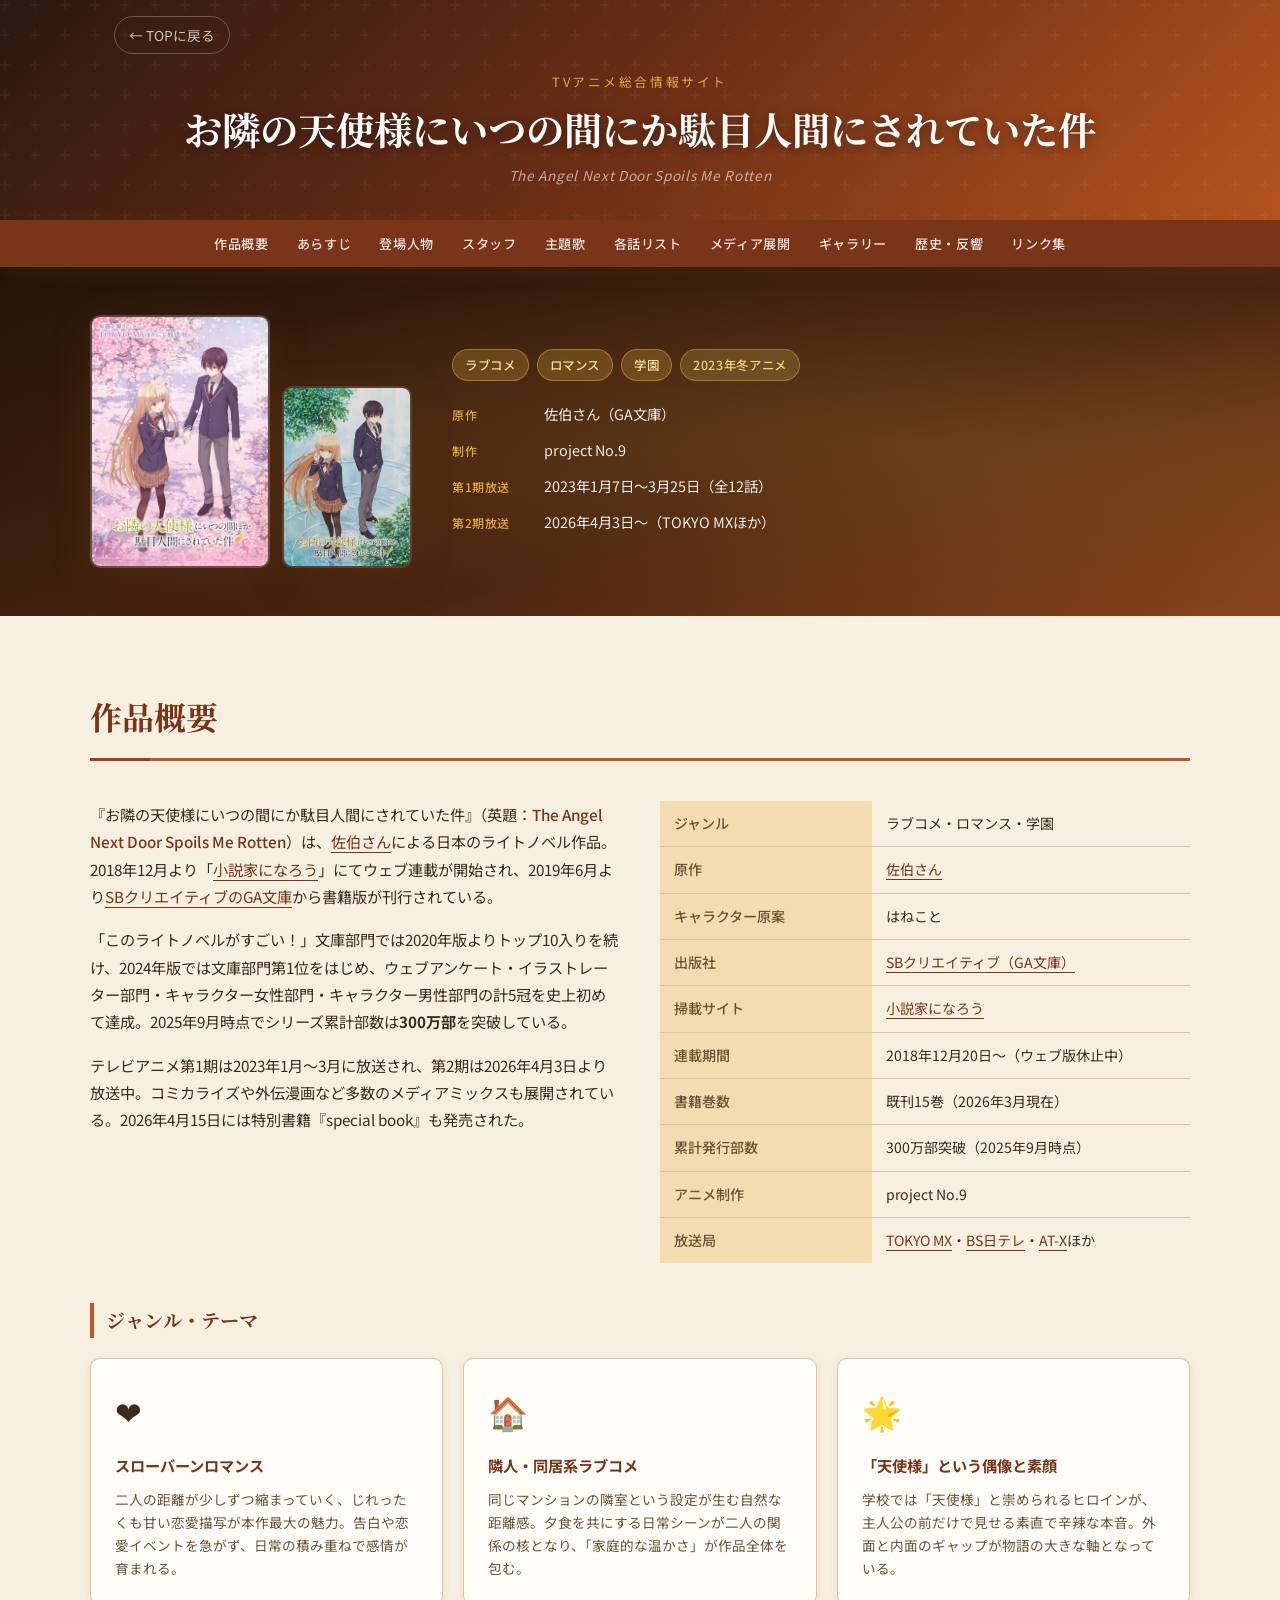
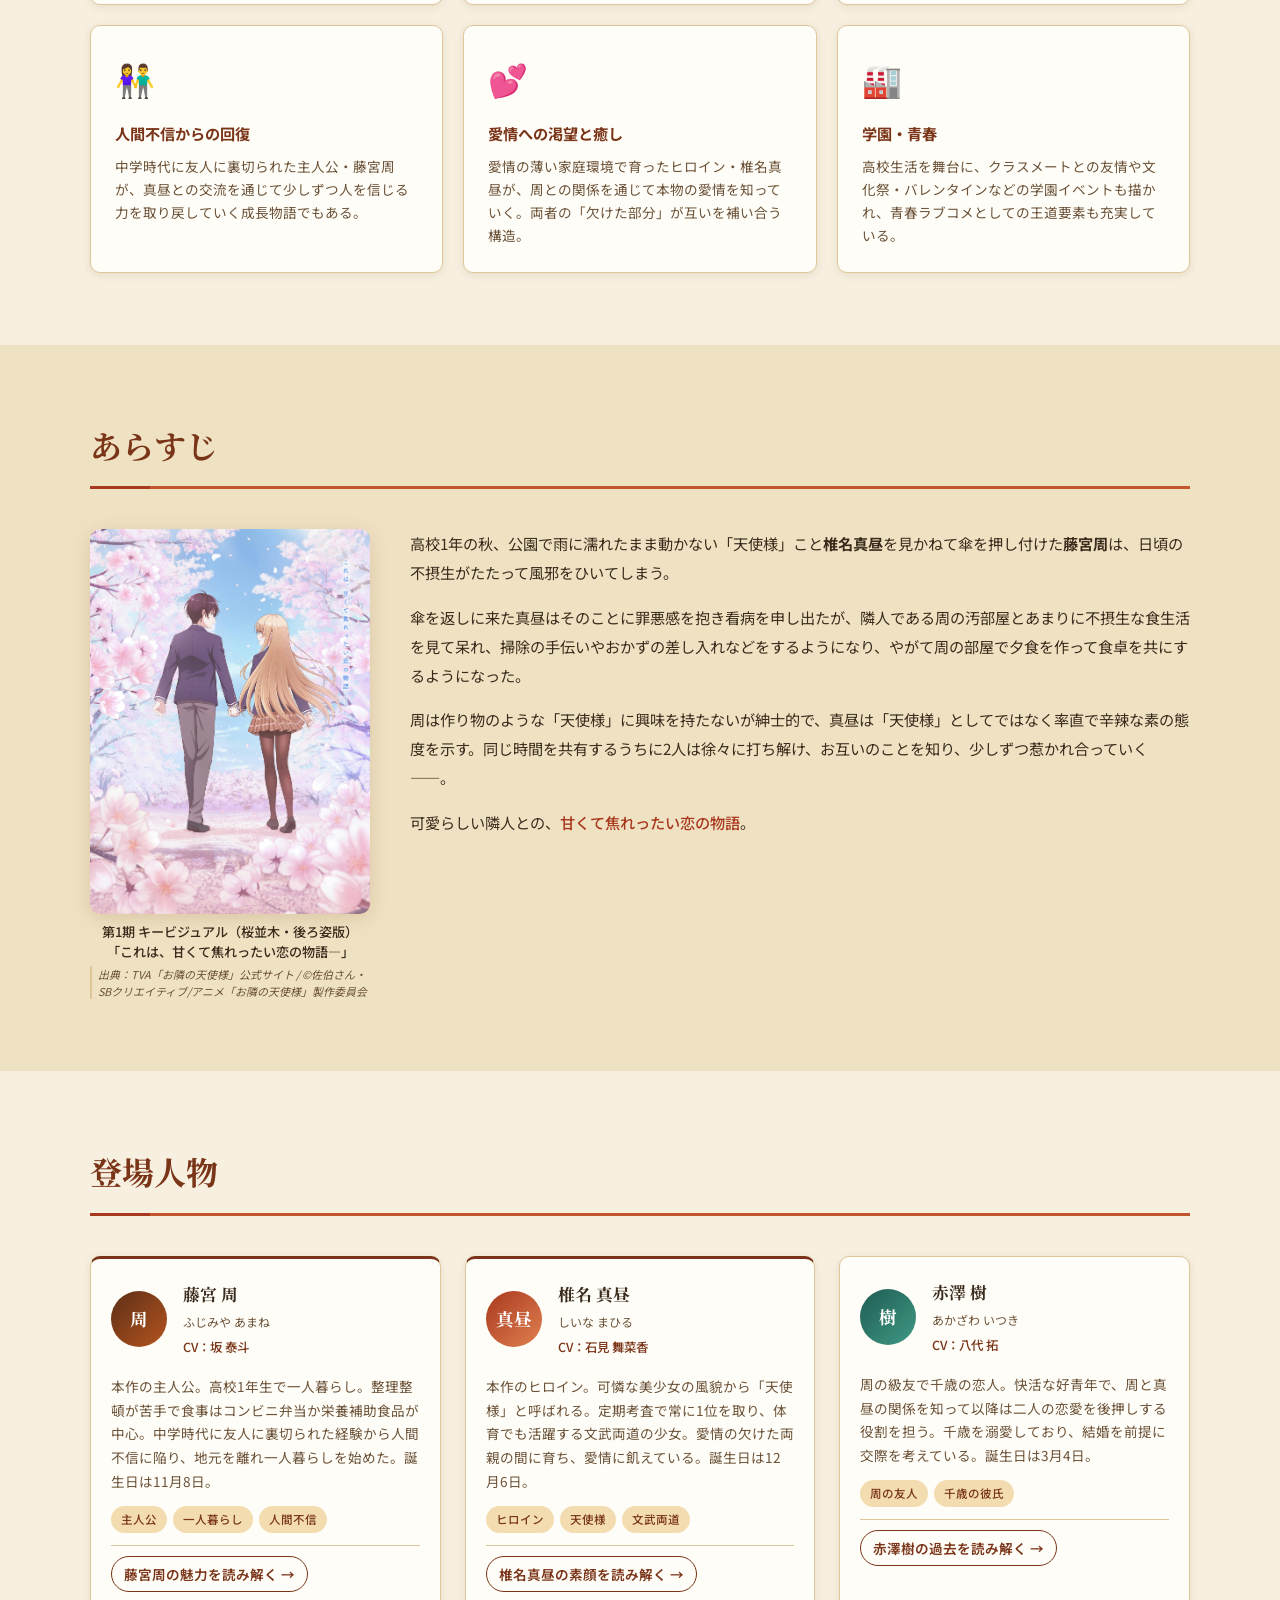
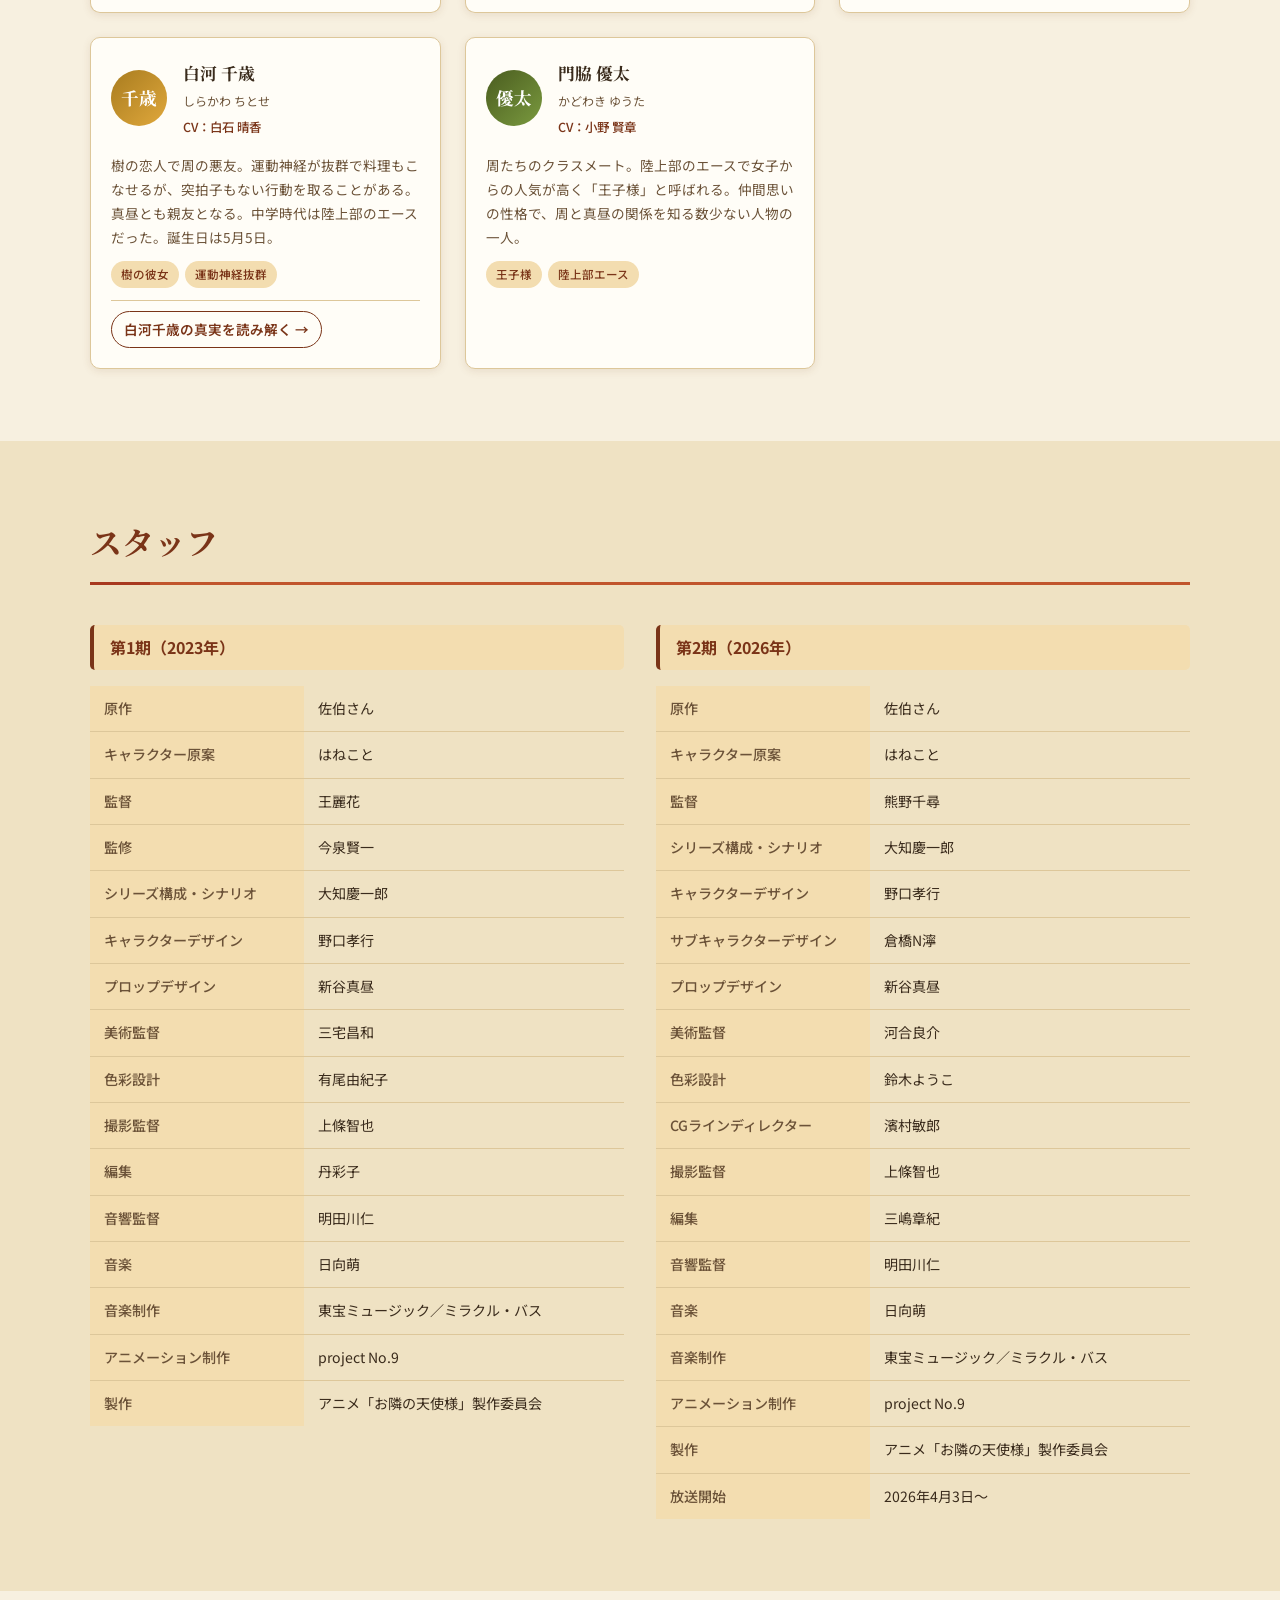
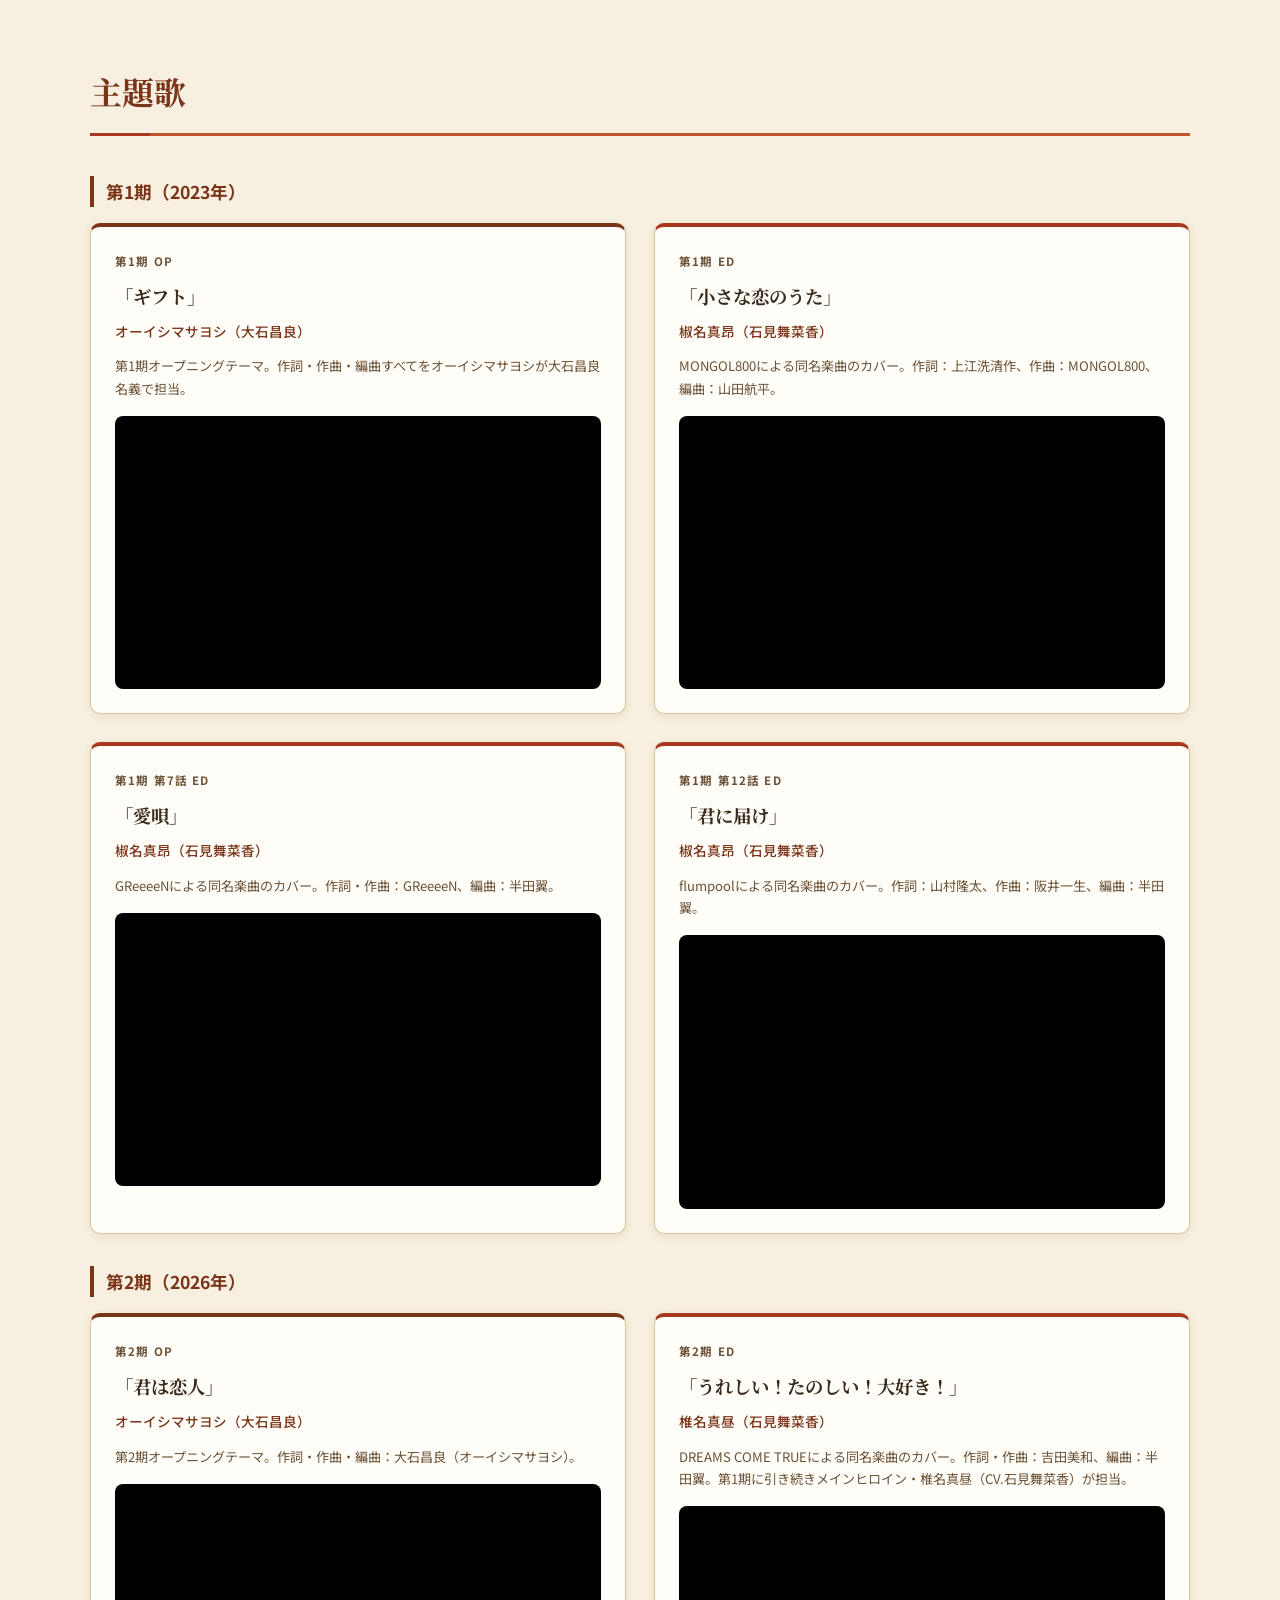
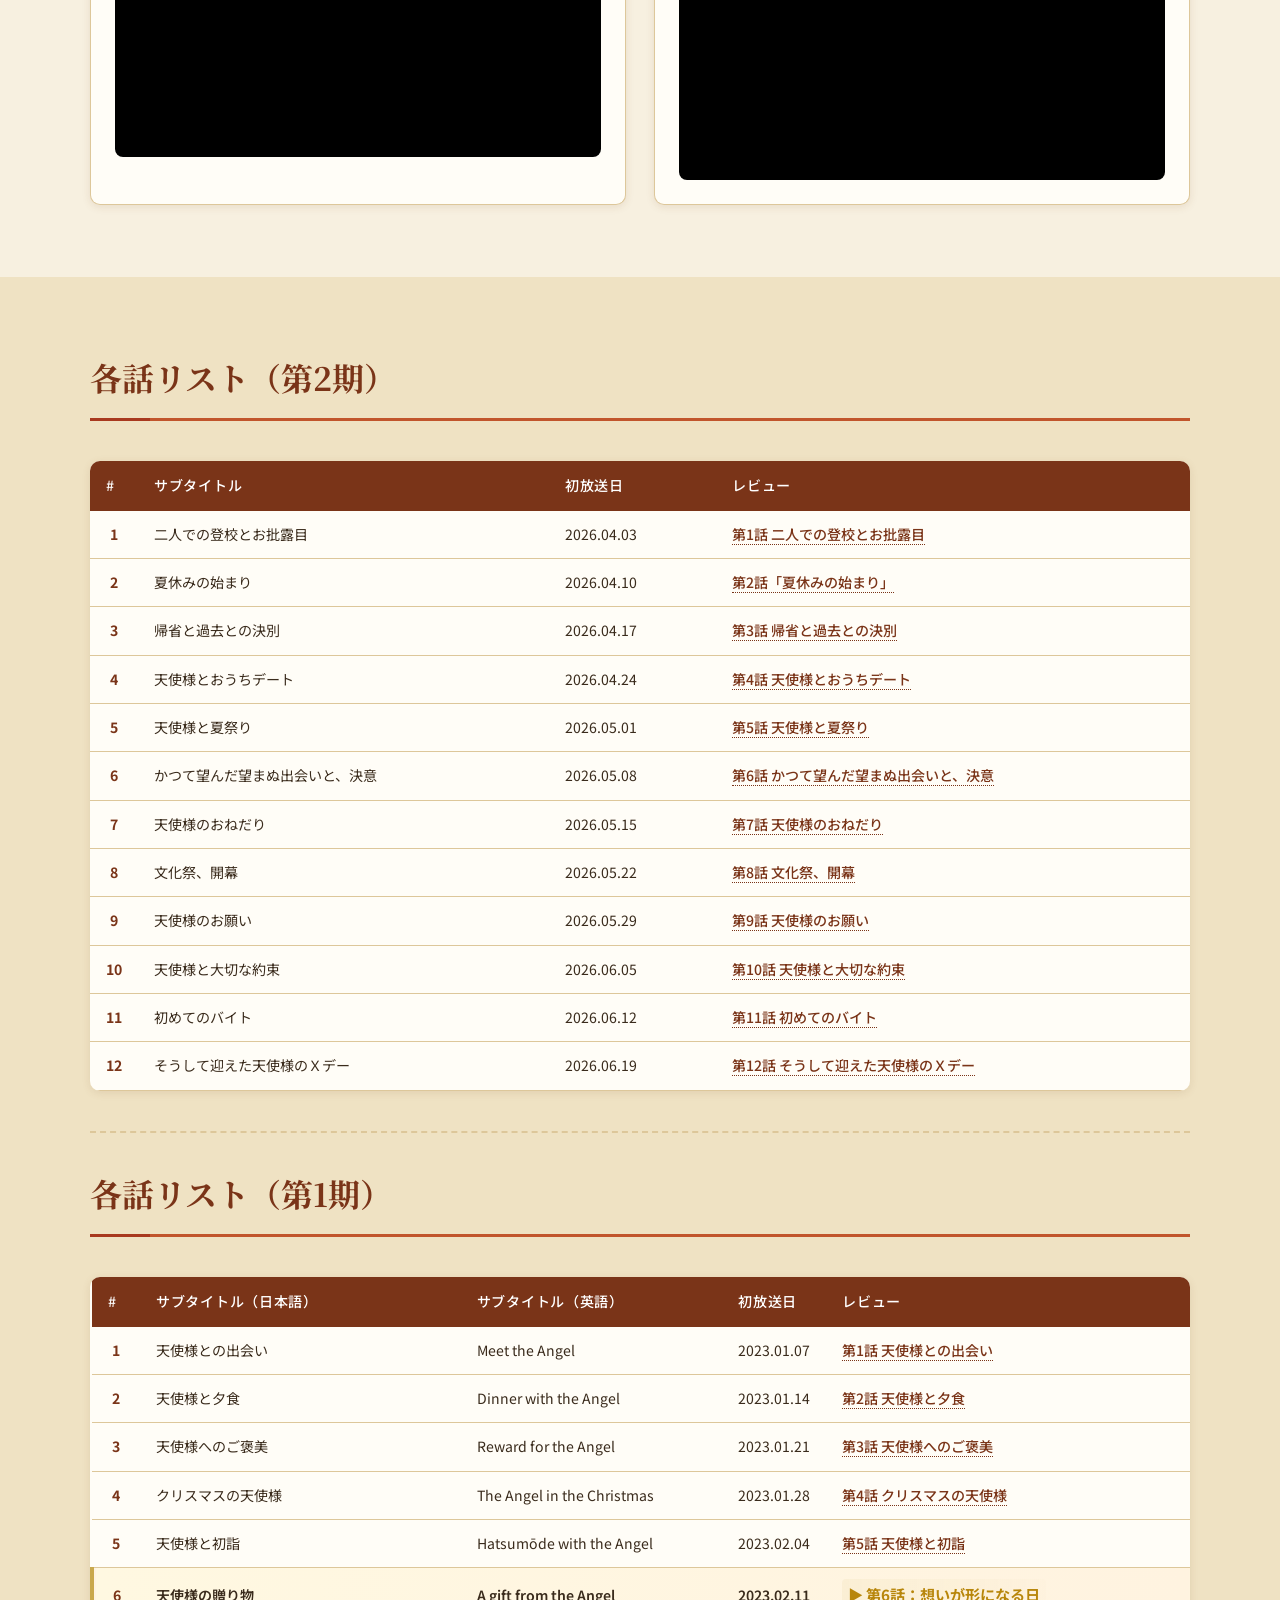
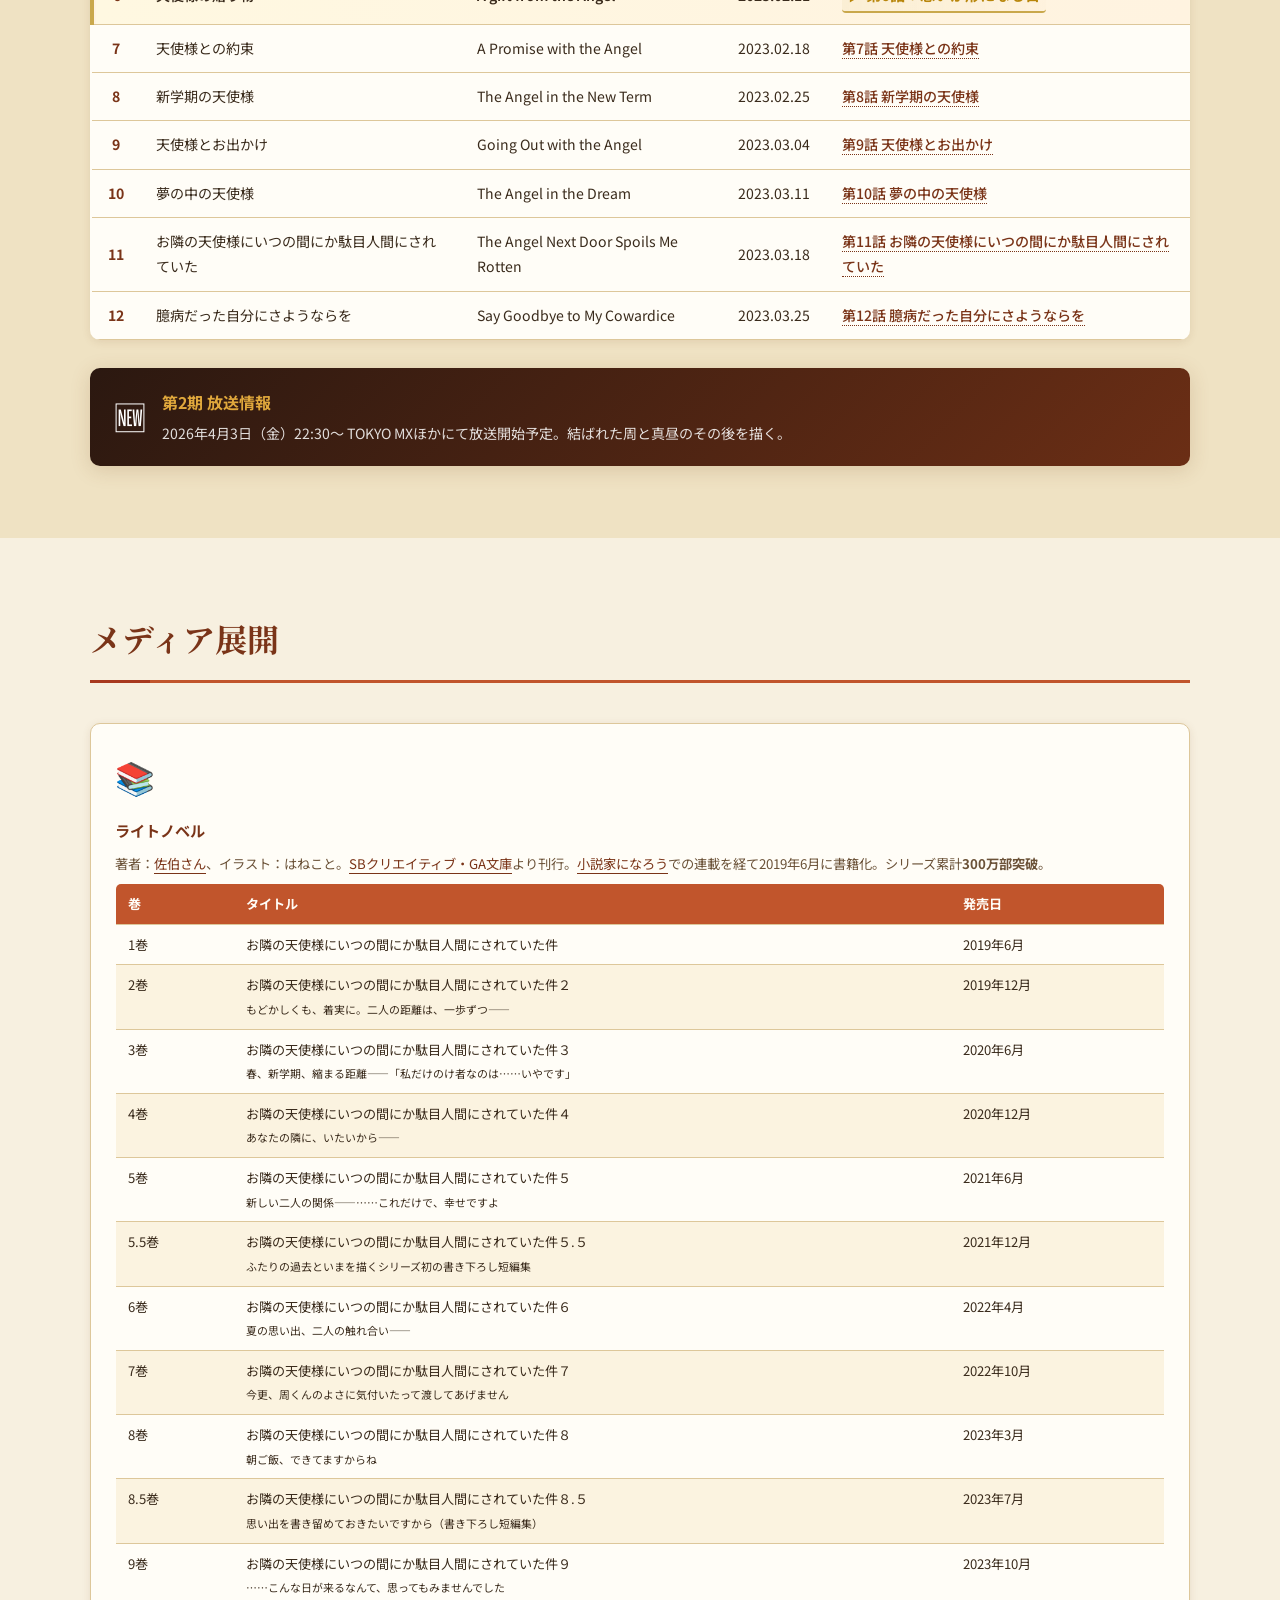
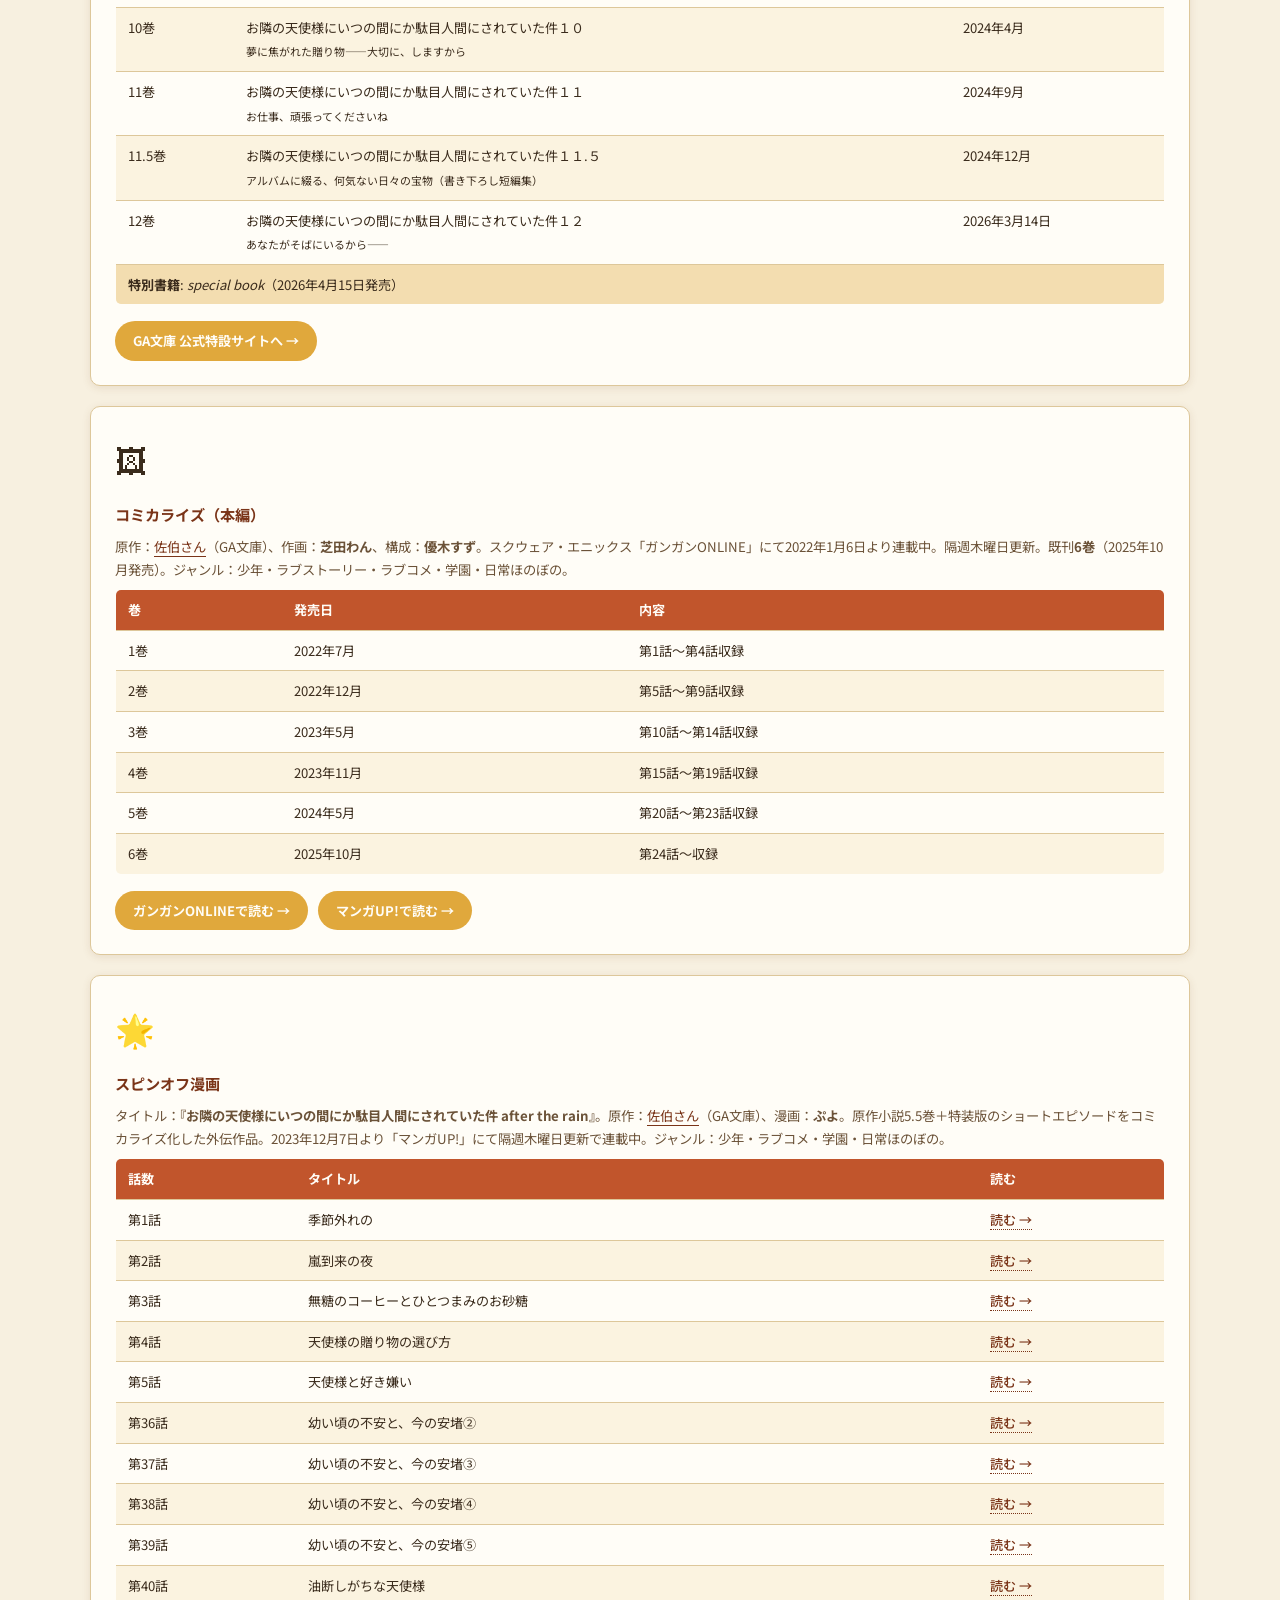
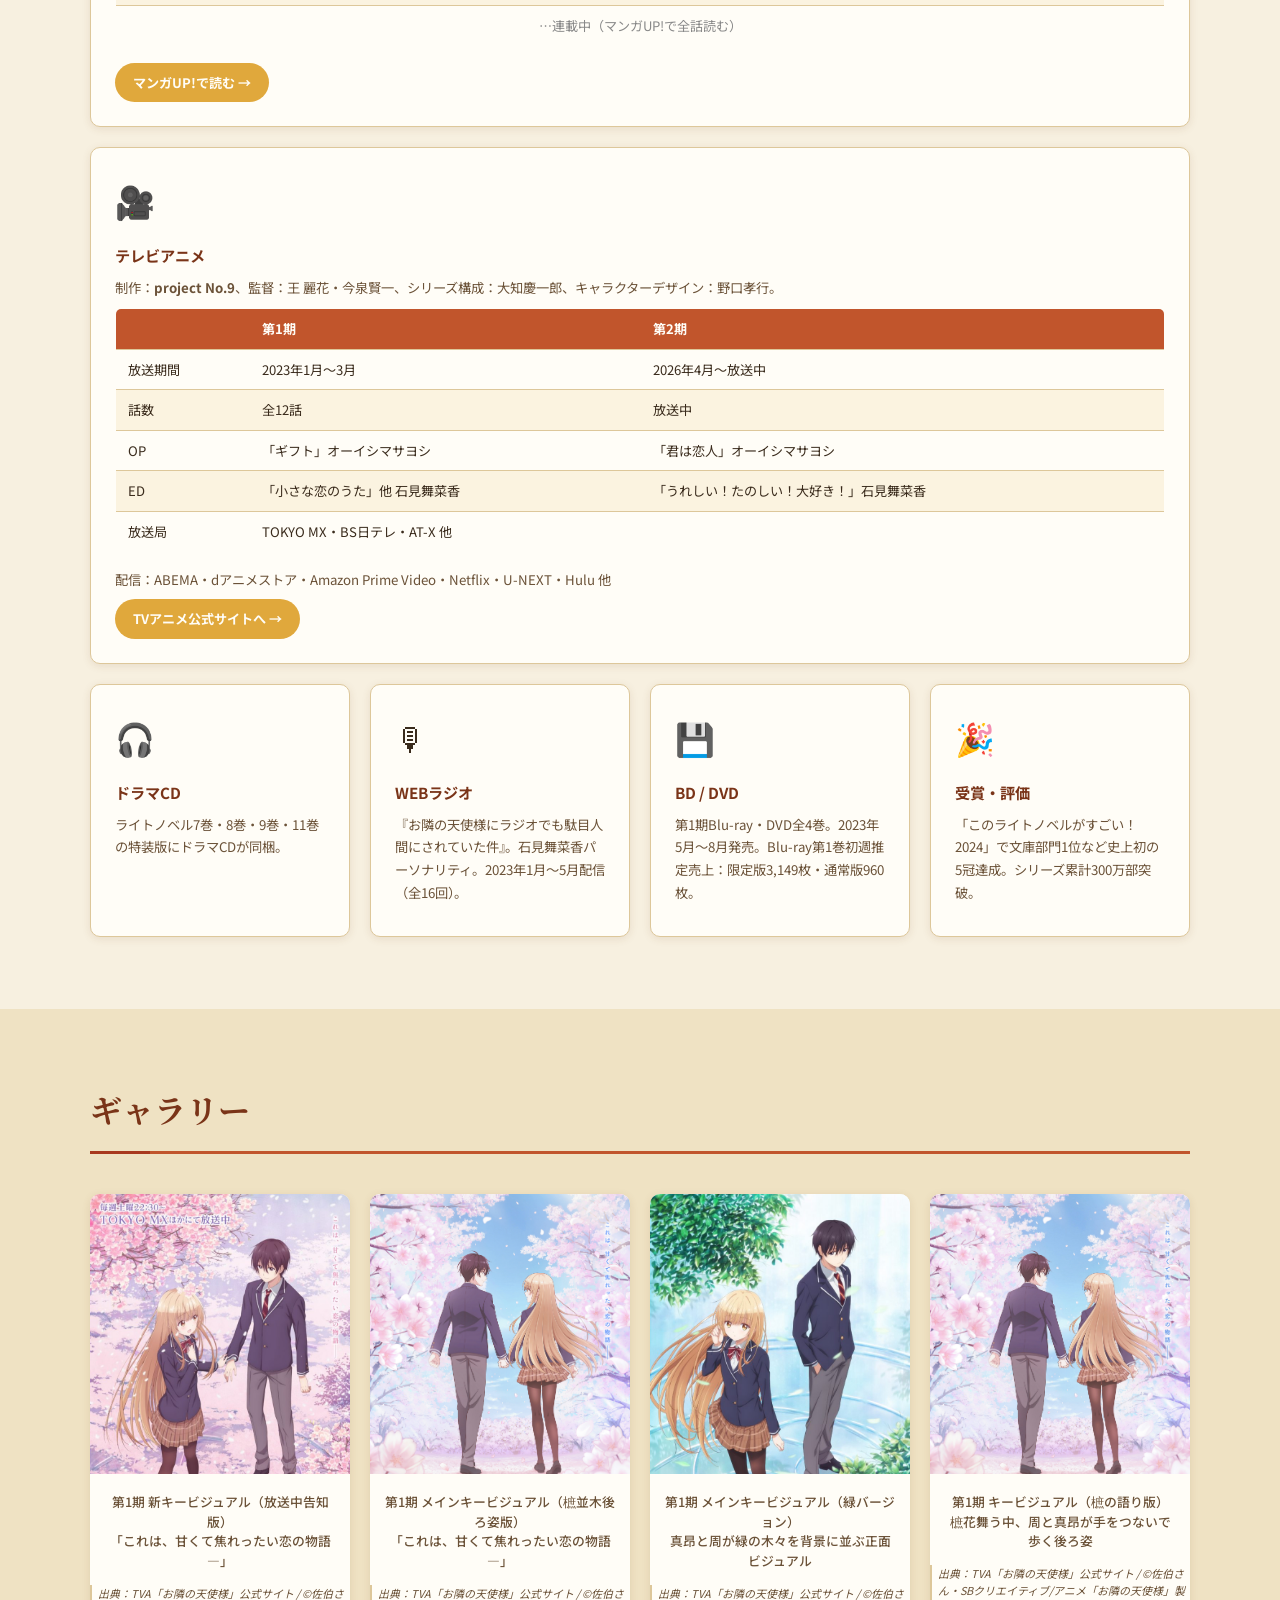
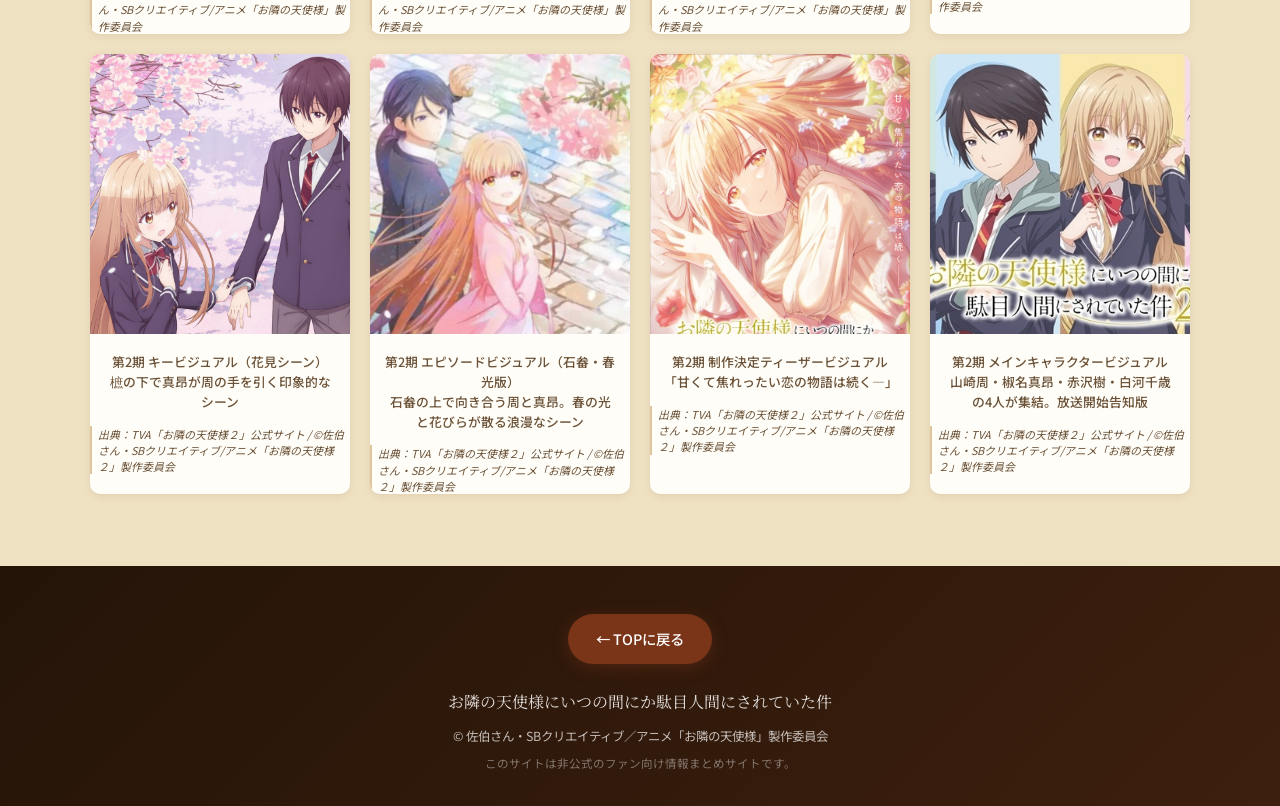
<file: index.html>
<!DOCTYPE html>
<html lang="ja">
<head>
  <meta charset="UTF-8" />
  <meta name="viewport" content="width=device-width, initial-scale=1.0" />
  <title>お隣の天使様にいつの間にか駄目人間にされていた件 総合情報サイト</title>
  <link rel="preconnect" href="https://fonts.googleapis.com" />
  <link rel="preconnect" href="https://fonts.gstatic.com" crossorigin />
  <link href="https://fonts.googleapis.com/css2?family=Noto+Sans+JP:wght@300;400;500;700&family=Noto+Serif+JP:wght@400;700&display=swap" rel="stylesheet" />
  <link rel="stylesheet" href="style.css" />
</head>
<body>

  <!-- ヘッダー -->
  <header class="site-header">
    <div class="header-inner">
      <div class="back-link-wrap">
        <a href="https://www.anime-station.org/angel-next-door-station/" class="back-link" target="_blank" rel="noopener noreferrer">
          &#8592; TOPに戻る
        </a>
      </div>
      <div class="header-title-wrap">
        <p class="header-subtitle">TVアニメ総合情報サイト</p>
        <h1 class="header-title">お隣の天使様に<wbr>いつの間にか<wbr>駄目人間にされていた件</h1>
        <p class="header-en">The Angel Next Door Spoils Me Rotten</p>
      </div>
    </div>
  </header>

  <!-- ナビゲーション -->
  <nav class="main-nav" id="main-nav">
    <ul>
      <li><a href="#about">作品概要</a></li>
      <li><a href="#story">あらすじ</a></li>
      <li><a href="#characters">登場人物</a></li>
      <li><a href="#staff">スタッフ</a></li>
      <li><a href="#music">主題歌</a></li>
      <li><a href="#episodes">各話リスト</a></li>
      <li><a href="#media">メディア展開</a></li>
      <li><a href="#gallery">ギャラリー</a></li>
      <li><a href="history.html">歴史・反響</a></li>
      <li><a href="links.html">リンク集</a></li>
    </ul>
  </nav>

  <!-- ヒーローセクション -->
  <section class="hero">
    <div class="hero-bg"></div>
    <div class="hero-content">
      <div class="hero-images">
        <img src="images/keyvisual1.jpg" alt="キービジュアル1" class="hero-img hero-img--main" />
        <img src="images/keyvisual3.jpg" alt="キービジュアル 第2期" class="hero-img hero-img--sub" />
      </div>
      <div class="hero-info">
        <div class="hero-badges">
          <span class="badge badge--genre">ラブコメ</span>
          <span class="badge badge--genre">ロマンス</span>
          <span class="badge badge--genre">学園</span>
          <span class="badge badge--season">2023年冬アニメ</span>
        </div>
        <div class="hero-meta">
          <div class="hero-meta-item">
            <span class="meta-label">原作</span>
            <span class="meta-value">佐伯さん（GA文庫）</span>
          </div>
          <div class="hero-meta-item">
            <span class="meta-label">制作</span>
            <span class="meta-value">project No.9</span>
          </div>
          <div class="hero-meta-item">
            <span class="meta-label">第1期放送</span>
            <span class="meta-value">2023年1月7日〜3月25日（全12話）</span>
          </div>
          <div class="hero-meta-item">
            <span class="meta-label">第2期放送</span>
            <span class="meta-value">2026年4月3日〜（TOKYO MXほか）</span>
          </div>
        </div>
      </div>
    </div>
  </section>

  <main class="main-content">

    <!-- 作品概要 -->
    <section id="about" class="section">
      <div class="section-inner">
        <h2 class="section-title">作品概要</h2>
        <div class="about-grid">
          <div class="about-text">
            <p>
              『お隣の天使様にいつの間にか駄目人間にされていた件』（英題：<em>The Angel Next Door Spoils Me Rotten</em>）は、<a href="https://x.com/saeki_narou" target="_blank" rel="noopener" class="inline-link">佐伯さん</a>による日本のライトノベル作品。2018年12月より「<a href="https://syosetu.com/" target="_blank" rel="noopener" class="inline-link">小説家になろう</a>」にてウェブ連載が開始され、2019年6月より<a href="https://ga.sbcr.jp/" target="_blank" rel="noopener" class="inline-link">SBクリエイティブのGA文庫</a>から書籍版が刊行されている。
            </p>
            <p>
              「このライトノベルがすごい！」文庫部門では2020年版よりトップ10入りを続け、2024年版では文庫部門第1位をはじめ、ウェブアンケート・イラストレーター部門・キャラクター女性部門・キャラクター男性部門の計5冠を史上初めて達成。2025年9月時点でシリーズ累計部数は<strong>300万部</strong>を突破している。
            </p>
            <p>
              テレビアニメ第1期は2023年1月〜3月に放送され、第2期は2026年4月3日より放送中。コミカライズや外伝漫画など多数のメディアミックスも展開されている。2026年4月15日には特別書籍『special book』も発売された。
            </p>
          </div>
          <div class="about-table-wrap">
            <table class="info-table">
              <tbody>
                <tr><th>ジャンル</th><td>ラブコメ・ロマンス・学園</td></tr>
                <tr><th>原作</th><td><a href="https://x.com/saeki_narou" target="_blank" rel="noopener" class="inline-link">佐伯さん</a></td></tr>
                <tr><th>キャラクター原案</th><td>はねこと</td></tr>
                <tr><th>出版社</th><td><a href="https://ga.sbcr.jp/" target="_blank" rel="noopener" class="inline-link">SBクリエイティブ（GA文庫）</a></td></tr>
                <tr><th>掃載サイト</th><td><a href="https://syosetu.com/" target="_blank" rel="noopener" class="inline-link">小説家になろう</a></td></tr>
                <tr><th>連載期間</th><td>2018年12月20日〜（ウェブ版休止中）</td></tr>
                <tr><th>書籍巻数</th><td>既刊15巻（2026年3月現在）</td></tr>
                <tr><th>累計発行部数</th><td>300万部突破（2025年9月時点）</td></tr>
                <tr><th>アニメ制作</th><td>project No.9</td></tr>
                <tr><th>放送局</th><td><a href="https://s.mxtv.jp/" target="_blank" rel="noopener" class="inline-link">TOKYO MX</a>・<a href="https://www.bs4.jp/" target="_blank" rel="noopener" class="inline-link">BS日テレ</a>・<a href="https://www.at-x.com/" target="_blank" rel="noopener" class="inline-link">AT-X</a>ほか</td></tr>
              </tbody>
            </table>
          </div>
        </div>

        <!-- ジャンル・テーマ詳細 -->
        <div class="theme-section">
          <h3 class="subsection-title">ジャンル・テーマ</h3>
          <div class="theme-cards">
            <div class="theme-card">
              <div class="theme-icon">&#10084;</div>
              <h4>スローバーンロマンス</h4>
              <p>二人の距離が少しずつ縮まっていく、じれったくも甘い恋愛描写が本作最大の魅力。告白や恋愛イベントを急がず、日常の積み重ねで感情が育まれる。</p>
            </div>
            <div class="theme-card">
              <div class="theme-icon">&#127968;</div>
              <h4>隣人・同居系ラブコメ</h4>
              <p>同じマンションの隣室という設定が生む自然な距離感。夕食を共にする日常シーンが二人の関係の核となり、「家庭的な温かさ」が作品全体を包む。</p>
            </div>
            <div class="theme-card">
              <div class="theme-icon">&#127775;</div>
              <h4>「天使様」という偶像と素顔</h4>
              <p>学校では「天使様」と崇められるヒロインが、主人公の前だけで見せる素直で辛辣な本音。外面と内面のギャップが物語の大きな軸となっている。</p>
            </div>
            <div class="theme-card">
              <div class="theme-icon">&#128107;</div>
              <h4>人間不信からの回復</h4>
              <p>中学時代に友人に裏切られた主人公・藤宮周が、真昼との交流を通じて少しずつ人を信じる力を取り戻していく成長物語でもある。</p>
            </div>
            <div class="theme-card">
              <div class="theme-icon">&#128149;</div>
              <h4>愛情への渇望と癒し</h4>
              <p>愛情の薄い家庭環境で育ったヒロイン・椎名真昼が、周との関係を通じて本物の愛情を知っていく。両者の「欠けた部分」が互いを補い合う構造。</p>
            </div>
            <div class="theme-card">
              <div class="theme-icon">&#127981;</div>
              <h4>学園・青春</h4>
              <p>高校生活を舞台に、クラスメートとの友情や文化祭・バレンタインなどの学園イベントも描かれ、青春ラブコメとしての王道要素も充実している。</p>
            </div>
          </div>
        </div>
      </div>
    </section>

    <!-- あらすじ -->
    <section id="story" class="section section--alt">
      <div class="section-inner">
        <h2 class="section-title">あらすじ</h2>
        <div class="story-wrap">
          <div class="story-img-wrap">
            <figure class="story-figure">
              <img src="images/keyvisual4.jpg" alt="第1期 キービジュアル（桜並木・後ろ姿版）" class="story-img" />
              <figcaption class="story-img-caption">第1期 キービジュアル（桜並木・後ろ姿版）<br>「これは、甘くて焦れったい恋の物語―」</figcaption>
              <figcaption class="story-img-credit">出典：TVA「お隣の天使様」公式サイト / ©佐伯さん・SBクリエイティブ/アニメ「お隣の天使様」製作委員会</figcaption>
            </figure>
          </div>
          <div class="story-text">
            <p>
              高校1年の秋、公園で雨に濡れたまま動かない「天使様」こと<strong>椎名真昼</strong>を見かねて傘を押し付けた<strong>藤宮周</strong>は、日頃の不摂生がたたって風邪をひいてしまう。
            </p>
            <p>
              傘を返しに来た真昼はそのことに罪悪感を抱き看病を申し出たが、隣人である周の汚部屋とあまりに不摂生な食生活を見て呆れ、掃除の手伝いやおかずの差し入れなどをするようになり、やがて周の部屋で夕食を作って食卓を共にするようになった。
            </p>
            <p>
              周は作り物のような「天使様」に興味を持たないが紳士的で、真昼は「天使様」としてではなく率直で辛辣な素の態度を示す。同じ時間を共有するうちに2人は徐々に打ち解け、お互いのことを知り、少しずつ惹かれ合っていく——。
            </p>
            <p>
              可愛らしい隣人との、<em>甘くて焦れったい恋の物語</em>。
            </p>
          </div>
        </div>
      </div>
    </section>

    <!-- 登場人物 -->
    <section id="characters" class="section">
      <div class="section-inner">
        <h2 class="section-title">登場人物</h2>
        <div class="characters-grid">

          <div class="character-card character-card--main">
            <div class="character-header">
              <div class="character-avatar character-avatar--amane">周</div>
              <div class="character-name-wrap">
                <h3 class="character-name">藤宮 周</h3>
                <p class="character-name-ruby">ふじみや あまね</p>
                <p class="character-cv">CV：坂 泰斗</p>
              </div>
            </div>
            <div class="character-body">
              <p>本作の主人公。高校1年生で一人暮らし。整理整頓が苦手で食事はコンビニ弁当か栄養補助食品が中心。中学時代に友人に裏切られた経験から人間不信に陥り、地元を離れ一人暮らしを始めた。誕生日は11月8日。</p>
              <div class="character-tags">
                <span class="char-tag">主人公</span>
                <span class="char-tag">一人暮らし</span>
                <span class="char-tag">人間不信</span>
              </div>
              <div class="character-link-wrap">
                <a href="https://www.anime-station.org/otonari-tenshi-s2-amane-charm/" target="_blank" rel="noopener" class="character-link">藤宮周の魅力を読み解く &rarr;</a>
              </div>
            </div>
          </div>

          <div class="character-card character-card--main">
            <div class="character-header">
              <div class="character-avatar character-avatar--mahiru">真昼</div>
              <div class="character-name-wrap">
                <h3 class="character-name">椎名 真昼</h3>
                <p class="character-name-ruby">しいな まひる</p>
                <p class="character-cv">CV：石見 舞菜香</p>
              </div>
            </div>
            <div class="character-body">
              <p>本作のヒロイン。可憐な美少女の風貌から「天使様」と呼ばれる。定期考査で常に1位を取り、体育でも活躍する文武両道の少女。愛情の欠けた両親の間に育ち、愛情に飢えている。誕生日は12月6日。</p>
              <div class="character-tags">
                <span class="char-tag">ヒロイン</span>
                <span class="char-tag">天使様</span>
                <span class="char-tag">文武両道</span>
              </div>
              <div class="character-link-wrap">
                <a href="https://www.anime-station.org/shiina-mahiru-truth-season2/" target="_blank" rel="noopener" class="character-link">椎名真昼の素顔を読み解く &rarr;</a>
              </div>
            </div>
          </div>

          <div class="character-card">
            <div class="character-header">
              <div class="character-avatar character-avatar--itsuki">樹</div>
              <div class="character-name-wrap">
                <h3 class="character-name">赤澤 樹</h3>
                <p class="character-name-ruby">あかざわ いつき</p>
                <p class="character-cv">CV：八代 拓</p>
              </div>
            </div>
            <div class="character-body">
              <p>周の級友で千歳の恋人。快活な好青年で、周と真昼の関係を知って以降は二人の恋愛を後押しする役割を担う。千歳を溺愛しており、結婚を前提に交際を考えている。誕生日は3月4日。</p>
              <div class="character-tags">
                <span class="char-tag">周の友人</span>
                <span class="char-tag">千歳の彼氏</span>
              </div>
              <div class="character-link-wrap">
                <a href="https://www.anime-station.org/otonari-tenshi-akasawa-itsuki-past/" target="_blank" rel="noopener" class="character-link">赤澤樹の過去を読み解く &rarr;</a>
              </div>
            </div>
          </div>

          <div class="character-card">
            <div class="character-header">
              <div class="character-avatar character-avatar--chitose">千歳</div>
              <div class="character-name-wrap">
                <h3 class="character-name">白河 千歳</h3>
                <p class="character-name-ruby">しらかわ ちとせ</p>
                <p class="character-cv">CV：白石 晴香</p>
              </div>
            </div>
            <div class="character-body">
              <p>樹の恋人で周の悪友。運動神経が抜群で料理もこなせるが、突拍子もない行動を取ることがある。真昼とも親友となる。中学時代は陸上部のエースだった。誕生日は5月5日。</p>
              <div class="character-tags">
                <span class="char-tag">樹の彼女</span>
                <span class="char-tag">運動神経抜群</span>
              </div>
              <div class="character-link-wrap">
                <a href="https://www.anime-station.org/shirakawa-chitose-truth/" target="_blank" rel="noopener" class="character-link">白河千歳の真実を読み解く &rarr;</a>
              </div>
            </div>
          </div>

          <div class="character-card">
            <div class="character-header">
              <div class="character-avatar character-avatar--yuta">優太</div>
              <div class="character-name-wrap">
                <h3 class="character-name">門脇 優太</h3>
                <p class="character-name-ruby">かどわき ゆうた</p>
                <p class="character-cv">CV：小野 賢章</p>
              </div>
            </div>
            <div class="character-body">
              <p>周たちのクラスメート。陸上部のエースで女子からの人気が高く「王子様」と呼ばれる。仲間思いの性格で、周と真昼の関係を知る数少ない人物の一人。</p>
              <div class="character-tags">
                <span class="char-tag">王子様</span>
                <span class="char-tag">陸上部エース</span>
              </div>
            </div>
          </div>

        </div>
      </div>
    </section>

    <!-- スタッフ -->
    <section id="staff" class="section section--alt">
      <div class="section-inner">
        <h2 class="section-title">スタッフ</h2>
        <div class="staff-tables">
          <div class="staff-table-wrap">
            <h3 class="staff-season-title">第1期（2023年）</h3>
            <table class="info-table">
              <tbody>
                <tr><th>原作</th><td>佐伯さん</td></tr>
                <tr><th>キャラクター原案</th><td>はねこと</td></tr>
                <tr><th>監督</th><td>王麗花</td></tr>
                <tr><th>監修</th><td>今泉賢一</td></tr>
                <tr><th>シリーズ構成・シナリオ</th><td>大知慶一郎</td></tr>
                <tr><th>キャラクターデザイン</th><td>野口孝行</td></tr>
                <tr><th>プロップデザイン</th><td>新谷真昼</td></tr>
                <tr><th>美術監督</th><td>三宅昌和</td></tr>
                <tr><th>色彩設計</th><td>有尾由紀子</td></tr>
                <tr><th>撮影監督</th><td>上條智也</td></tr>
                <tr><th>編集</th><td>丹彩子</td></tr>
                <tr><th>音響監督</th><td>明田川仁</td></tr>
                <tr><th>音楽</th><td>日向萌</td></tr>
                <tr><th>音楽制作</th><td>東宝ミュージック／ミラクル・バス</td></tr>
                <tr><th>アニメーション制作</th><td>project No.9</td></tr>
                <tr><th>製作</th><td>アニメ「お隣の天使様」製作委員会</td></tr>
              </tbody>
            </table>
          </div>
          <div class="staff-table-wrap">
            <h3 class="staff-season-title">第2期（2026年）</h3>
            <table class="info-table">
              <tbody>
                <tr><th>原作</th><td>佐伯さん</td></tr>
                <tr><th>キャラクター原案</th><td>はねこと</td></tr>
                <tr><th>監督</th><td>熊野千尋</td></tr>
                <tr><th>シリーズ構成・シナリオ</th><td>大知慶一郎</td></tr>
                <tr><th>キャラクターデザイン</th><td>野口孝行</td></tr>
                <tr><th>サブキャラクターデザイン</th><td>倉橋N濘</td></tr>
                <tr><th>プロップデザイン</th><td>新谷真昼</td></tr>
                <tr><th>美術監督</th><td>河合良介</td></tr>
                <tr><th>色彩設計</th><td>鈴木ようこ</td></tr>
                <tr><th>CGラインディレクター</th><td>濱村敏郎</td></tr>
                <tr><th>撮影監督</th><td>上條智也</td></tr>
                <tr><th>編集</th><td>三嶋章紀</td></tr>
                <tr><th>音響監督</th><td>明田川仁</td></tr>
                <tr><th>音楽</th><td>日向萌</td></tr>
                <tr><th>音楽制作</th><td>東宝ミュージック／ミラクル・バス</td></tr>
                <tr><th>アニメーション制作</th><td>project No.9</td></tr>
                <tr><th>製作</th><td>アニメ「お隣の天使様」製作委員会</td></tr>
                <tr><th>放送開始</th><td>2026年4月3日〜</td></tr>
              </tbody>
            </table>
          </div>
        </div>
      </div>
    </section>

    <!-- 主題歌 -->
    <section id="music" class="section">
      <div class="section-inner">
        <h2 class="section-title">主題歌</h2>
        <!-- 第1期 -->
        <h3 class="music-season-title">第1期（2023年）</h3>
        <div class="music-cards">

          <div class="music-card music-card--op">
            <div class="music-type">第1期 OP</div>
            <h3 class="music-title">「ギフト」</h3>
            <p class="music-artist">オーイシマサヨシ（大石昌良）</p>
            <p class="music-desc">第1期オープニングテーマ。作詞・作曲・編曲すべてをオーイシマサヨシが大石昌良名義で担当。</p>
            <div class="music-video-wrap">
              <iframe width="560" height="315" src="https://www.youtube.com/embed/ZGBNauiyZ-E?si=zN3Du3ZeCuh8WEEx" title="YouTube video player" frameborder="0" allow="accelerometer; autoplay; clipboard-write; encrypted-media; gyroscope; picture-in-picture; web-share" referrerpolicy="strict-origin-when-cross-origin" allowfullscreen></iframe>
            </div>
          </div>

          <div class="music-card music-card--ed">
            <div class="music-type">第1期 ED</div>
            <h3 class="music-title">「小さな恋のうた」</h3>
            <p class="music-artist">椒名真昂（石見舞菜香）</p>
            <p class="music-desc">MONGOL800による同名楽曲のカバー。作詞：上江洗清作、作曲：MONGOL800、編曲：山田航平。</p>
            <div class="music-video-wrap">
              <iframe width="560" height="315" src="https://www.youtube.com/embed/lBxOXJmIZTo?si=-Z7GEj5EoXR-_gdL" title="YouTube video player" frameborder="0" allow="accelerometer; autoplay; clipboard-write; encrypted-media; gyroscope; picture-in-picture; web-share" referrerpolicy="strict-origin-when-cross-origin" allowfullscreen></iframe>
            </div>
          </div>

          <div class="music-card music-card--ed">
            <div class="music-type">第1期 第7話 ED</div>
            <h3 class="music-title">「愛唄」</h3>
            <p class="music-artist">椒名真昂（石見舞菜香）</p>
            <p class="music-desc">GReeeeNによる同名楽曲のカバー。作詞・作曲：GReeeeN、編曲：半田翼。</p>
            <div class="music-video-wrap">
              <iframe width="560" height="315" src="https://www.youtube.com/embed/SGd9dllIbyY?si=fCc2DvbJ25ECi3LB" title="YouTube video player" frameborder="0" allow="accelerometer; autoplay; clipboard-write; encrypted-media; gyroscope; picture-in-picture; web-share" referrerpolicy="strict-origin-when-cross-origin" allowfullscreen></iframe>
            </div>
          </div>

          <div class="music-card music-card--ed">
            <div class="music-type">第1期 第12話 ED</div>
            <h3 class="music-title">「君に届け」</h3>
            <p class="music-artist">椒名真昂（石見舞菜香）</p>
            <p class="music-desc">flumpoolによる同名楽曲のカバー。作詞：山村隆太、作曲：阪井一生、編曲：半田翼。</p>
            <div class="music-video-wrap">
              <iframe width="560" height="315" src="https://www.youtube.com/embed/3a3iAC2nuYo?si=6aZKaLXd9O385Wuj" title="YouTube video player" frameborder="0" allow="accelerometer; autoplay; clipboard-write; encrypted-media; gyroscope; picture-in-picture; web-share" referrerpolicy="strict-origin-when-cross-origin" allowfullscreen></iframe>
            </div>
          </div>

        </div>

        <!-- 第2期 -->
        <h3 class="music-season-title">第2期（2026年）</h3>
        <div class="music-cards">

          <div class="music-card music-card--op">
            <div class="music-type">第2期 OP</div>
            <h3 class="music-title">「君は恋人」</h3>
            <p class="music-artist">オーイシマサヨシ（大石昌良）</p>
            <p class="music-desc">第2期オープニングテーマ。作詞・作曲・編曲：大石昌良（オーイシマサヨシ）。</p>
            <div class="music-video-wrap">
              <iframe width="560" height="315" src="https://www.youtube.com/embed/SNISFSVUuL0" title="YouTube video player" frameborder="0" allow="accelerometer; autoplay; clipboard-write; encrypted-media; gyroscope; picture-in-picture; web-share" referrerpolicy="strict-origin-when-cross-origin" allowfullscreen></iframe>
            </div>
          </div>

          <div class="music-card music-card--ed">
            <div class="music-type">第2期 ED</div>
            <h3 class="music-title">「うれしい！たのしい！大好き！」</h3>
            <p class="music-artist">椎名真昼（石見舞菜香）</p>
            <p class="music-desc">DREAMS COME TRUEによる同名楽曲のカバー。作詞・作曲：吉田美和、編曲：半田翼。第1期に引き続きメインヒロイン・椎名真昼（CV.石見舞菜香）が担当。</p>
            <div class="music-video-wrap">
              <iframe width="560" height="315" src="https://www.youtube.com/embed/sZRWkXpekDE" title="YouTube video player" frameborder="0" allow="accelerometer; autoplay; clipboard-write; encrypted-media; gyroscope; picture-in-picture; web-share" referrerpolicy="strict-origin-when-cross-origin" allowfullscreen></iframe>
            </div>
          </div>

        </div>
      </div>
    </section>

    <!-- 各話リスト -->
    <section id="episodes" class="section section--alt">
      <div class="section-inner">

        <!-- 第2期 -->
        <h2 class="section-title">各話リスト（第2期）</h2>
        <div class="episodes-table-wrap">
          <table class="episodes-table">
            <thead>
              <tr>
                <th>#</th>
                <th>サブタイトル</th>
                <th>初放送日</th>
                <th>レビュー</th>
              </tr>
            </thead>
            <tbody>
              <tr><td>1</td><td>二人での登校とお批露目</td><td>2026.04.03</td><td><a href="https://www.anime-station.org/otonari-tenshi-s2-ep1-review/" target="_blank" rel="noopener" class="ep-link">第1話 二人での登校とお批露目</a></td></tr>
              <tr><td>2</td><td>夏休みの始まり</td><td>2026.04.10</td><td><a href="https://www.anime-station.org/angel-next-door-s2-ep2-review/" target="_blank" rel="noopener" class="ep-link">第2話「夏休みの始まり」</a></td></tr>
              <tr><td>3</td><td>帰省と過去との決別</td><td>2026.04.17</td><td><a href="https://www.anime-station.org/otonari-s2-ep3-anger/" target="_blank" rel="noopener" class="ep-link">第3話 帰省と過去との決別</a></td></tr>
              <tr><td>4</td><td>天使様とおうちデート</td><td>2026.04.24</td><td><a href="https://www.anime-station.org/otonari-tenshi-ep4-analysis/" target="_blank" rel="noopener" class="ep-link">第4話 天使様とおうちデート</a></td></tr>
              <tr><td>5</td><td>天使様と夏祭り</td><td>2026.05.01</td><td><a href="https://www.anime-station.org/otonari-tenshi-5-review/" target="_blank" rel="noopener" class="ep-link">第5話 天使様と夏祭り</a></td></tr>
              <tr><td>6</td><td>かつて望んだ望まぬ出会いと、決意</td><td>2026.05.08</td><td><a href="https://www.anime-station.org/otonari-tenshi-s2-ep6/" target="_blank" rel="noopener" class="ep-link">第6話 かつて望んだ望まぬ出会いと、決意</a></td></tr>
              <tr><td>7</td><td>天使様のおねだり</td><td>2026.05.15</td><td><a href="https://www.anime-station.org/otonari-tenshi-s2-ep7/" target="_blank" rel="noopener" class="ep-link">第7話 天使様のおねだり</a></td></tr>
              <tr><td>8</td><td>文化祭、開幕</td><td>2026.05.22</td><td><a href="https://www.anime-station.org/otonari-tenshi-episode8-review/" target="_blank" rel="noopener" class="ep-link">第8話 文化祭、開幕</a></td></tr>
              <tr><td>9</td><td>天使様のお願い</td><td>2026.05.29</td><td><a href="https://www.anime-station.org/otonari-tenshi-anime-review-s2-ep9/" target="_blank" rel="noopener" class="ep-link">第9話 天使様のお願い</a></td></tr>
              <tr><td>10</td><td>天使様と大切な約束</td><td>2026.06.05</td><td><a href="https://www.anime-station.org/otonari-tenshi-anime-review-s2-ep10/" target="_blank" rel="noopener" class="ep-link">第10話 天使様と大切な約束</a></td></tr>
              <tr><td>11</td><td>初めてのバイト</td><td>2026.06.12</td><td><a href="https://www.anime-station.org/otonari-s2-ep11/" target="_blank" rel="noopener" class="ep-link">第11話 初めてのバイト</a></td></tr>
              <tr><td>12</td><td>そうして迎えた天使様のＸデー</td><td>2026.06.19</td><td><a href="https://www.anime-station.org/otonari-no-tenshisama-12-omoiai-kakugo/" target="_blank" rel="noopener" class="ep-link">第12話 そうして迎えた天使様のＸデー</a></td></tr>
            </tbody>
          </table>
        </div>

        <div class="season-divider"></div>

        <!-- 第1期 -->
        <h2 class="section-title">各話リスト（第1期）</h2>
        <div class="episodes-table-wrap">
          <table class="episodes-table">
            <thead>
              <tr>
                <th>#</th>
                <th>サブタイトル（日本語）</th>
                <th>サブタイトル（英語）</th>
                <th>初放送日</th>
                <th>レビュー</th>
              </tr>
            </thead>
            <tbody>
              <tr><td>1</td><td>天使様との出会い</td><td>Meet the Angel</td><td>2023.01.07</td><td><a href="https://www.anime-station.org/angel-next-door-ep1-review/" target="_blank" rel="noopener" class="ep-link">第1話 天使様との出会い</a></td></tr>
              <tr><td>2</td><td>天使様と夕食</td><td>Dinner with the Angel</td><td>2023.01.14</td><td><a href="https://www.anime-station.org/angel-next-door-spoils-me/" target="_blank" rel="noopener" class="ep-link">第2話 天使様と夕食</a></td></tr>
              <tr><td>3</td><td>天使様へのご褒美</td><td>Reward for the Angel</td><td>2023.01.21</td><td><a href="https://www.anime-station.org/angel-next-door-ep3-review/" target="_blank" rel="noopener" class="ep-link">第3話 天使様へのご褒美</a></td></tr>
              <tr><td>4</td><td>クリスマスの天使様</td><td>The Angel in the Christmas</td><td>2023.01.28</td><td><a href="https://www.anime-station.org/angel-next-door-ep4-heart-key/" target="_blank" rel="noopener" class="ep-link">第4話 クリスマスの天使様</a></td></tr>
              <tr><td>5</td><td>天使様と初詣</td><td>Hatsumōde with the Angel</td><td>2023.02.04</td><td><a href="https://www.anime-station.org/angel-next-door-ep5-hatsumode/" target="_blank" rel="noopener" class="ep-link">第5話 天使様と初詣</a></td></tr>
              <tr class="ep-highlight"><td>6</td><td>天使様の贈り物</td><td>A gift from the Angel</td><td>2023.02.11</td><td><a href="https://www.anime-station.org/angel-next-door-ep6-valentine/" target="_blank" rel="noopener" class="ep-link ep-link--featured">&#9654; 第6話：想いが形になる日</a></td></tr>
              <tr><td>7</td><td>天使様との約束</td><td>A Promise with the Angel</td><td>2023.02.18</td><td><a href="https://www.anime-station.org/the-angel-next-door-episode-7/" target="_blank" rel="noopener" class="ep-link">第7話 天使様との約束</a></td></tr>
              <tr><td>8</td><td>新学期の天使様</td><td>The Angel in the New Term</td><td>2023.02.25</td><td><a href="https://www.anime-station.org/angel-next-door-ep8-analysis/" target="_blank" rel="noopener" class="ep-link">第8話 新学期の天使様</a></td></tr>
              <tr><td>9</td><td>天使様とお出かけ</td><td>Going Out with the Angel</td><td>2023.03.04</td><td><a href="https://www.anime-station.org/angel-next-door-spoils-me-9/" target="_blank" rel="noopener" class="ep-link">第9話 天使様とお出かけ</a></td></tr>
              <tr><td>10</td><td>夢の中の天使様</td><td>The Angel in the Dream</td><td>2023.03.11</td><td><a href="https://www.anime-station.org/angel-next-door-ep10-review/" target="_blank" rel="noopener" class="ep-link">第10話 夢の中の天使様</a></td></tr>
              <tr><td>11</td><td>お隣の天使様にいつの間にか駄目人間にされていた</td><td>The Angel Next Door Spoils Me Rotten</td><td>2023.03.18</td><td><a href="https://www.anime-station.org/angel-next-door-ep11-meaning/" target="_blank" rel="noopener" class="ep-link">第11話 お隣の天使様にいつの間にか駄目人間にされていた</a></td></tr>
              <tr><td>12</td><td>臆病だった自分にさようならを</td><td>Say Goodbye to My Cowardice</td><td>2023.03.25</td><td><a href="https://www.anime-station.org/the-angel-next-door-finale/" target="_blank" rel="noopener" class="ep-link">第12話 臆病だった自分にさようならを</a></td></tr>
            </tbody>
          </table>
        </div>
        <div class="season2-notice">
          <div class="notice-icon">&#127381;</div>
          <div>
            <strong>第2期 放送情報</strong>
            <p>2026年4月3日（金）22:30〜 TOKYO MXほかにて放送開始予定。結ばれた周と真昼のその後を描く。</p>
          </div>
        </div>
      </div>
    </section>

    <!-- メディア展開 -->
    <section id="media" class="section">
      <div class="section-inner">
        <h2 class="section-title">メディア展開</h2>
        <div class="media-grid">

          <!-- ライトノベル -->
          <div class="media-card media-card--featured">
            <div class="media-icon">&#128218;</div>
            <h3>ライトノベル</h3>
            <p class="media-desc">著者：<a href="https://x.com/saeki_narou" target="_blank" rel="noopener" class="inline-link">佐伯さん</a>、イラスト：はねこと。<a href="https://ga.sbcr.jp/" target="_blank" rel="noopener" class="inline-link">SBクリエイティブ・GA文庫</a>より刊行。<a href="https://syosetu.com/" target="_blank" rel="noopener" class="inline-link">小説家になろう</a>での連載を経て2019年6月に書籍化。シリーズ累計<strong>300万部突破</strong>。</p>
            <table class="media-table">
              <thead><tr><th>巻</th><th>タイトル</th><th>発売日</th></tr></thead>
              <tbody>
                <tr><td>1巻</td><td>お隣の天使様にいつの間にか駄目人間にされていた件</td><td>2019年6月</td></tr>
                <tr><td>2巻</td><td>お隣の天使様にいつの間にか駄目人間にされていた件２<br><small>もどかしくも、着実に。二人の距離は、一歩ずつ――</small></td><td>2019年12月</td></tr>
                <tr><td>3巻</td><td>お隣の天使様にいつの間にか駄目人間にされていた件３<br><small>春、新学期、縮まる距離――「私だけのけ者なのは……いやです」</small></td><td>2020年6月</td></tr>
                <tr><td>4巻</td><td>お隣の天使様にいつの間にか駄目人間にされていた件４<br><small>あなたの隣に、いたいから――</small></td><td>2020年12月</td></tr>
                <tr><td>5巻</td><td>お隣の天使様にいつの間にか駄目人間にされていた件５<br><small>新しい二人の関係――……これだけで、幸せですよ</small></td><td>2021年6月</td></tr>
                <tr><td>5.5巻</td><td>お隣の天使様にいつの間にか駄目人間にされていた件５.５<br><small>ふたりの過去といまを描くシリーズ初の書き下ろし短編集</small></td><td>2021年12月</td></tr>
                <tr><td>6巻</td><td>お隣の天使様にいつの間にか駄目人間にされていた件６<br><small>夏の思い出、二人の触れ合い――</small></td><td>2022年4月</td></tr>
                <tr><td>7巻</td><td>お隣の天使様にいつの間にか駄目人間にされていた件７<br><small>今更、周くんのよさに気付いたって渡してあげません</small></td><td>2022年10月</td></tr>
                <tr><td>8巻</td><td>お隣の天使様にいつの間にか駄目人間にされていた件８<br><small>朝ご飯、できてますからね</small></td><td>2023年3月</td></tr>
                <tr><td>8.5巻</td><td>お隣の天使様にいつの間にか駄目人間にされていた件８.５<br><small>思い出を書き留めておきたいですから（書き下ろし短編集）</small></td><td>2023年7月</td></tr>
                <tr><td>9巻</td><td>お隣の天使様にいつの間にか駄目人間にされていた件９<br><small>……こんな日が来るなんて、思ってもみませんでした</small></td><td>2023年10月</td></tr>
                <tr><td>10巻</td><td>お隣の天使様にいつの間にか駄目人間にされていた件１０<br><small>夢に焦がれた贈り物――大切に、しますから</small></td><td>2024年4月</td></tr>
                <tr><td>11巻</td><td>お隣の天使様にいつの間にか駄目人間にされていた件１１<br><small>お仕事、頑張ってくださいね</small></td><td>2024年9月</td></tr>
                <tr><td>11.5巻</td><td>お隣の天使様にいつの間にか駄目人間にされていた件１１.５<br><small>アルバムに綴る、何気ない日々の宝物（書き下ろし短編集）</small></td><td>2024年12月</td></tr>
                <tr><td>12巻</td><td>お隣の天使様にいつの間にか駄目人間にされていた件１２<br><small>あなたがそばにいるから――</small></td><td>2026年3月14日</td></tr>
                <tr><td colspan="3" style="background:#f3ddb0;"><strong>特別書籍</strong>: <em>special book</em>（2026年4月15日発売）</td></tr>
              </tbody>
            </table>
            <div class="media-link-wrap">
              <a href="https://ga.sbcr.jp/sp/otonari/" target="_blank" rel="noopener" class="media-btn">GA文庫 公式特設サイトへ &#8594;</a>
            </div>
          </div>

          <!-- コミカライズ（本編） -->
          <div class="media-card media-card--featured">
            <div class="media-icon">&#128444;</div>
            <h3>コミカライズ（本編）</h3>
            <p class="media-desc">原作：<a href="https://x.com/saeki_narou" target="_blank" rel="noopener" class="inline-link">佐伯さん</a>（GA文庫）、作画：<strong>芝田わん</strong>、構成：<strong>優木すず</strong>。スクウェア・エニックス「ガンガンONLINE」にて2022年1月6日より連載中。隔週木曜日更新。既刊<strong>6巻</strong>（2025年10月発売）。ジャンル：少年・ラブストーリー・ラブコメ・学園・日常ほのぼの。</p>
            <table class="media-table">
              <thead><tr><th>巻</th><th>発売日</th><th>内容</th></tr></thead>
              <tbody>
                <tr><td>1巻</td><td>2022年7月</td><td>第1話〜第4話収録</td></tr>
                <tr><td>2巻</td><td>2022年12月</td><td>第5話〜第9話収録</td></tr>
                <tr><td>3巻</td><td>2023年5月</td><td>第10話〜第14話収録</td></tr>
                <tr><td>4巻</td><td>2023年11月</td><td>第15話〜第19話収録</td></tr>
                <tr><td>5巻</td><td>2024年5月</td><td>第20話〜第23話収録</td></tr>
                <tr><td>6巻</td><td>2025年10月</td><td>第24話〜収録</td></tr>
              </tbody>
            </table>
            <div class="media-link-wrap">
              <a href="https://www.ganganonline.com/title/1480" target="_blank" rel="noopener" class="media-btn">ガンガンONLINEで読む &#8594;</a>
              <a href="https://www.manga-up.com/titles/899" target="_blank" rel="noopener" class="media-btn">マンガUP!で読む &#8594;</a>
            </div>
          </div>

          <!-- スピンオフ漫画 -->
          <div class="media-card media-card--featured">
            <div class="media-icon">&#127775;</div>
            <h3>スピンオフ漫画</h3>
            <p class="media-desc">タイトル：<strong>『お隣の天使様にいつの間にか駄目人間にされていた件 after the rain』</strong>。原作：<a href="https://x.com/saeki_narou" target="_blank" rel="noopener" class="inline-link">佐伯さん</a>（GA文庫）、漫画：<strong>ぷよ</strong>。原作小説5.5巻＋特装版のショートエピソードをコミカライズ化した外伝作品。2023年12月7日より「マンガUP!」にて隔週木曜日更新で連載中。ジャンル：少年・ラブコメ・学園・日常ほのぼの。</p>
            <table class="media-table">
              <thead><tr><th>話数</th><th>タイトル</th><th>読む</th></tr></thead>
              <tbody>
                <tr><td>第1話</td><td>季節外れの</td><td><a href="https://www.manga-up.com/titles/1222/chapters/249120" target="_blank" rel="noopener" class="ep-link">読む →</a></td></tr>
                <tr><td>第2話</td><td>嵐到来の夜</td><td><a href="https://www.manga-up.com/titles/1222/chapters/249123" target="_blank" rel="noopener" class="ep-link">読む →</a></td></tr>
                <tr><td>第3話</td><td>無糖のコーヒーとひとつまみのお砂糖</td><td><a href="https://www.manga-up.com/titles/1222/chapters/249126" target="_blank" rel="noopener" class="ep-link">読む →</a></td></tr>
                <tr><td>第4話</td><td>天使様の贈り物の選び方</td><td><a href="https://www.manga-up.com/titles/1222/chapters/249129" target="_blank" rel="noopener" class="ep-link">読む →</a></td></tr>
                <tr><td>第5話</td><td>天使様と好き嫌い</td><td><a href="https://www.manga-up.com/titles/1222/chapters/250557" target="_blank" rel="noopener" class="ep-link">読む →</a></td></tr>
                <tr><td>第36話</td><td>幼い頃の不安と、今の安堵②</td><td><a href="https://www.manga-up.com/titles/1222/chapters/321837" target="_blank" rel="noopener" class="ep-link">読む →</a></td></tr>
                <tr><td>第37話</td><td>幼い頃の不安と、今の安堵③</td><td><a href="https://www.manga-up.com/titles/1222/chapters/321840" target="_blank" rel="noopener" class="ep-link">読む →</a></td></tr>
                <tr><td>第38話</td><td>幼い頃の不安と、今の安堵④</td><td><a href="https://www.manga-up.com/titles/1222/chapters/324286" target="_blank" rel="noopener" class="ep-link">読む →</a></td></tr>
                <tr><td>第39話</td><td>幼い頃の不安と、今の安堵⑤</td><td><a href="https://www.manga-up.com/titles/1222/chapters/326284" target="_blank" rel="noopener" class="ep-link">読む →</a></td></tr>
                <tr><td>第40話</td><td>油断しがちな天使様</td><td><a href="https://www.manga-up.com/titles/1222/chapters/330334" target="_blank" rel="noopener" class="ep-link">読む →</a></td></tr>
                <tr><td colspan="3" style="text-align:center;color:#888;">…連載中（マンガUP!で全話読む）</td></tr>
              </tbody>
            </table>
            <div class="media-link-wrap">
              <a href="https://www.manga-up.com/titles/1222" target="_blank" rel="noopener" class="media-btn">マンガUP!で読む &#8594;</a>
            </div>
          </div>

          <!-- テレビアニメ -->
          <div class="media-card media-card--featured">
            <div class="media-icon">&#127909;</div>
            <h3>テレビアニメ</h3>
            <p class="media-desc">制作：<strong>project No.9</strong>、監督：王 麗花・今泉賢一、シリーズ構成：大知慶一郎、キャラクターデザイン：野口孝行。</p>
            <table class="media-table">
              <thead><tr><th></th><th>第1期</th><th>第2期</th></tr></thead>
              <tbody>
                <tr><td>放送期間</td><td>2023年1月〜3月</td><td>2026年4月〜放送中</td></tr>
                <tr><td>話数</td><td>全12話</td><td>放送中</td></tr>
                <tr><td>OP</td><td>「ギフト」オーイシマサヨシ</td><td>「君は恋人」オーイシマサヨシ</td></tr>
                <tr><td>ED</td><td>「小さな恋のうた」他 石見舞菜香</td><td>「うれしい！たのしい！大好き！」石見舞菜香</td></tr>
                <tr><td>放送局</td><td colspan="2">TOKYO MX・BS日テレ・AT-X 他</td></tr>
              </tbody>
            </table>
            <p class="media-desc" style="margin-top:0.8rem;">配信：ABEMA・dアニメストア・Amazon Prime Video・Netflix・U-NEXT・Hulu 他</p>
            <div class="media-link-wrap">
              <a href="https://otonarino-tenshisama.jp/" target="_blank" rel="noopener" class="media-btn">TVアニメ公式サイトへ &#8594;</a>
            </div>
          </div>

          <div class="media-card">
            <div class="media-icon">&#127911;</div>
            <h3>ドラマCD</h3>
            <p>ライトノベル7巻・8巻・9巻・11巻の特装版にドラマCDが同梱。</p>
          </div>

          <div class="media-card">
            <div class="media-icon">&#127897;</div>
            <h3>WEBラジオ</h3>
            <p>『お隣の天使様にラジオでも駄目人間にされていた件』。石見舞菜香パーソナリティ。2023年1月〜5月配信（全16回）。</p>
          </div>

          <div class="media-card">
            <div class="media-icon">&#128190;</div>
            <h3>BD / DVD</h3>
            <p>第1期Blu-ray・DVD全4巻。2023年5月〜8月発売。Blu-ray第1巻初週推定売上：限定版3,149枚・通常版960枚。</p>
          </div>

          <div class="media-card">
            <div class="media-icon">&#127881;</div>
            <h3>受賞・評価</h3>
            <p>「このライトノベルがすごい！2024」で文庫部門1位など史上初の5冠達成。シリーズ累計300万部突破。</p>
          </div>

        </div>
      </div>
    </section>

    <!-- ギャラリー -->
    <section id="gallery" class="section section--alt">
      <div class="section-inner">
        <h2 class="section-title">ギャラリー</h2>
        <div class="gallery-grid">
          <div class="gallery-item">
            <img src="images/keyvisual1.jpg" alt="第1期 新キービジュアル 放送中告知版" loading="lazy" />
            <figure class="gallery-caption-wrap">
              <figcaption class="gallery-caption">第1期 新キービジュアル（放送中告知版）<br>「これは、甘くて焦れったい恋の物語―」</figcaption>
              <figcaption class="gallery-credit">出典：TVA「お隣の天使様」公式サイト / ©佐伯さん・SBクリエイティブ/アニメ「お隣の天使様」製作委員会</figcaption>
            </figure>
          </div>
          <div class="gallery-item">
            <img src="images/keyvisual2.jpg" alt="第1期 メインキービジュアル 樜並木後ろ姿版" loading="lazy" />
            <figure class="gallery-caption-wrap">
              <figcaption class="gallery-caption">第1期 メインキービジュアル（樜並木後ろ姿版）<br>「これは、甘くて焦れったい恋の物語―」</figcaption>
              <figcaption class="gallery-credit">出典：TVA「お隣の天使様」公式サイト / ©佐伯さん・SBクリエイティブ/アニメ「お隣の天使様」製作委員会</figcaption>
            </figure>
          </div>
          <div class="gallery-item">
            <img src="images/keyvisual3.jpg" alt="第1期 メインキービジュアル 緑バージョン" loading="lazy" />
            <figure class="gallery-caption-wrap">
              <figcaption class="gallery-caption">第1期 メインキービジュアル（緑バージョン）<br>真昂と周が緑の木々を背景に並ぶ正面ビジュアル</figcaption>
              <figcaption class="gallery-credit">出典：TVA「お隣の天使様」公式サイト / ©佐伯さん・SBクリエイティブ/アニメ「お隣の天使様」製作委員会</figcaption>
            </figure>
          </div>
          <div class="gallery-item">
            <img src="images/keyvisual4.jpg" alt="第1期 キービジュアル 樜の語り版" loading="lazy" />
            <figure class="gallery-caption-wrap">
              <figcaption class="gallery-caption">第1期 キービジュアル（樜の語り版）<br>樜花舞う中、周と真昂が手をつないで歩く後ろ姿</figcaption>
              <figcaption class="gallery-credit">出典：TVA「お隣の天使様」公式サイト / ©佐伯さん・SBクリエイティブ/アニメ「お隣の天使様」製作委員会</figcaption>
            </figure>
          </div>
          <div class="gallery-item">
            <img src="images/keyvisual5.jpg" alt="第2期 キービジュアル 花見シーン" loading="lazy" />
            <figure class="gallery-caption-wrap">
              <figcaption class="gallery-caption">第2期 キービジュアル（花見シーン）<br>樜の下で真昂が周の手を引く印象的なシーン</figcaption>
              <figcaption class="gallery-credit">出典：TVA「お隣の天使様２」公式サイト / ©佐伯さん・SBクリエイティブ/アニメ「お隣の天使様２」製作委員会</figcaption>
            </figure>
          </div>
          <div class="gallery-item">
            <img src="images/keyvisual6.jpg" alt="第2期 エピソードビジュアル 石畚・春光版" loading="lazy" />
            <figure class="gallery-caption-wrap">
              <figcaption class="gallery-caption">第2期 エピソードビジュアル（石畚・春光版）<br>石畚の上で向き合う周と真昂。春の光と花びらが散る浪漫なシーン</figcaption>
              <figcaption class="gallery-credit">出典：TVA「お隣の天使様２」公式サイト / ©佐伯さん・SBクリエイティブ/アニメ「お隣の天使様２」製作委員会</figcaption>
            </figure>
          </div>
          <div class="gallery-item">
            <img src="images/keyvisual7.jpg" alt="第2期 制作決定ティーザービジュアル" loading="lazy" />
            <figure class="gallery-caption-wrap">
              <figcaption class="gallery-caption">第2期 制作決定ティーザービジュアル<br>「甘くて焦れったい恋の物語は続く―」</figcaption>
              <figcaption class="gallery-credit">出典：TVA「お隣の天使様２」公式サイト / ©佐伯さん・SBクリエイティブ/アニメ「お隣の天使様２」製作委員会</figcaption>
            </figure>
          </div>
          <div class="gallery-item">
            <img src="images/keyvisual8.jpg" alt="第2期 メインキャラクタービジュアル" loading="lazy" />
            <figure class="gallery-caption-wrap">
              <figcaption class="gallery-caption">第2期 メインキャラクタービジュアル<br>山崎周・椒名真昂・赤沢樹・白河千歳の4人が集結。放送開始告知版</figcaption>
              <figcaption class="gallery-credit">出典：TVA「お隣の天使様２」公式サイト / ©佐伯さん・SBクリエイティブ/アニメ「お隣の天使様２」製作委員会</figcaption>
            </figure>
          </div>
        </div>
      </div>
    </section>

  </main>

  <!-- フッター -->
  <footer class="site-footer">
    <div class="footer-inner">
      <div class="footer-back">
        <a href="https://www.anime-station.org/angel-next-door-station/" class="btn-back" target="_blank" rel="noopener noreferrer">
          &#8592; TOPに戻る
        </a>
      </div>
      <p class="footer-title">お隣の天使様にいつの間にか駄目人間にされていた件</p>
      <p class="footer-copy">© 佐伯さん・SBクリエイティブ／アニメ「お隣の天使様」製作委員会</p>
      <p class="footer-note">このサイトは非公式のファン向け情報まとめサイトです。</p>
    </div>
  </footer>

  <!-- フローティングTOPに戻るボタン -->
  <a href="https://www.anime-station.org/angel-next-door-station/" class="floating-back" target="_blank" rel="noopener noreferrer" title="TOPに戻る">
    &#8962; TOP
  </a>

  <script src="script.js"></script>
</body>
</html>
</file>
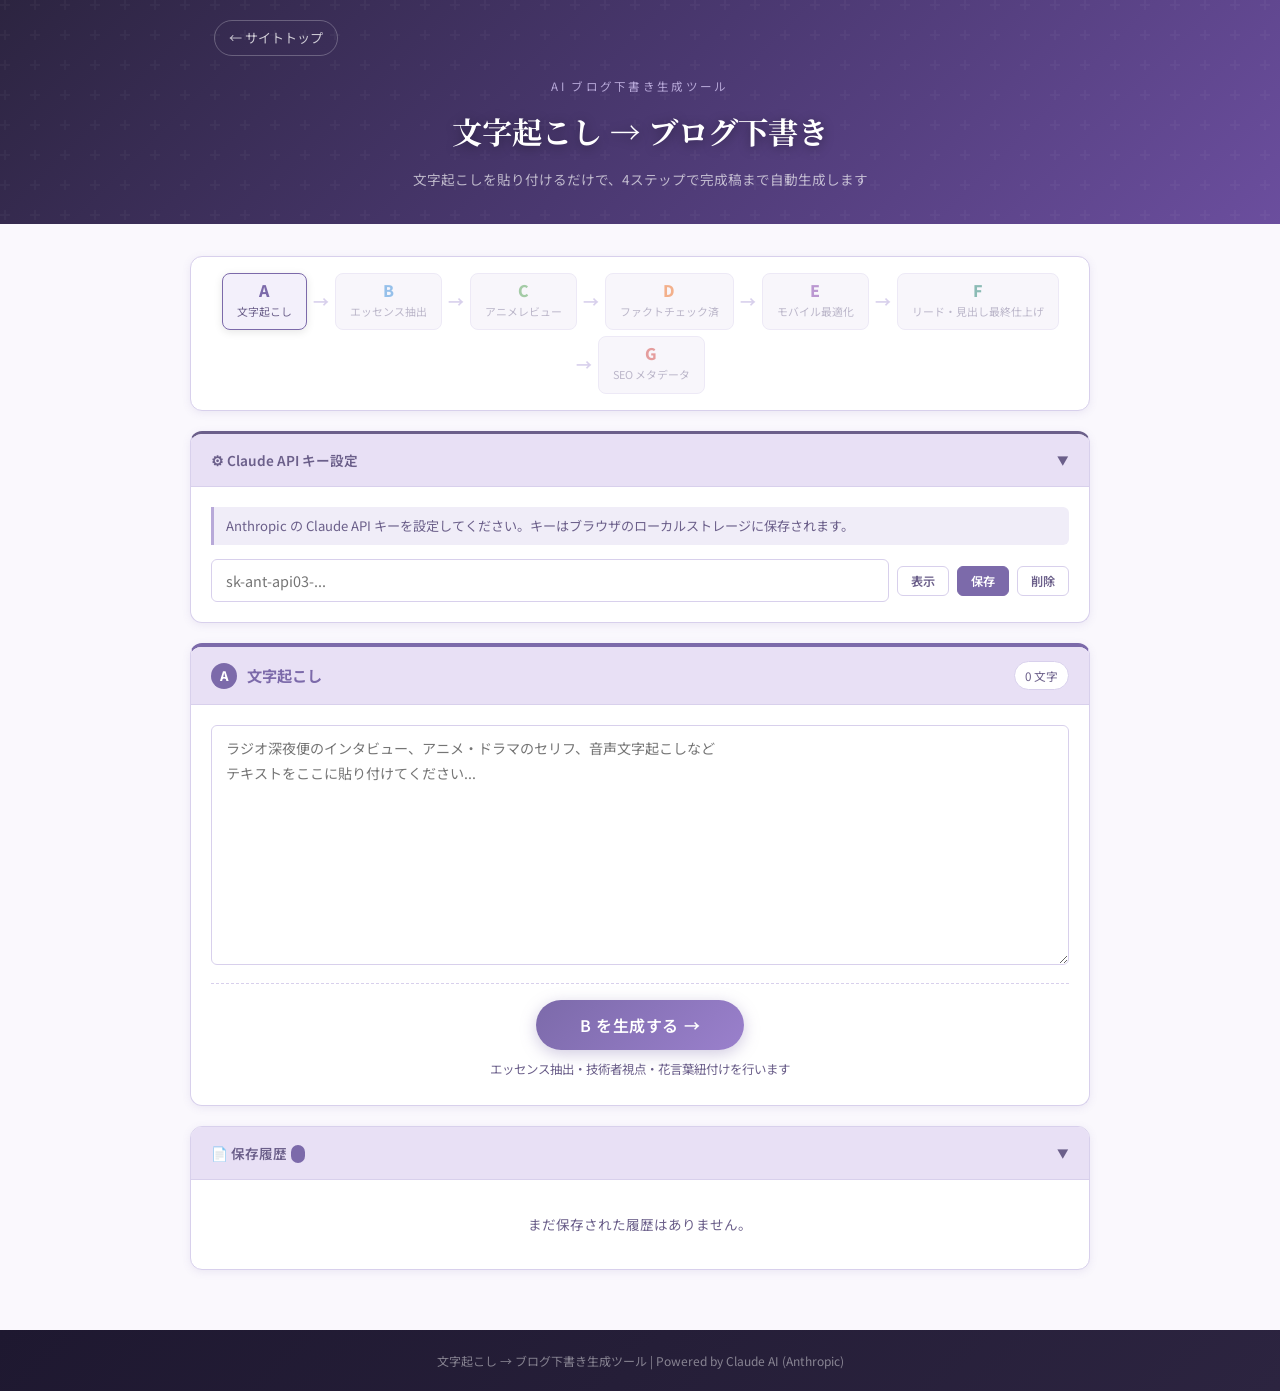
<file: blog-generator.html>
<!DOCTYPE html>
<html lang="ja">
<head>
  <meta charset="UTF-8" />
  <meta name="viewport" content="width=device-width, initial-scale=1.0" />
  <title>文字起こし → ブログ下書き生成ツール</title>
  <link rel="preconnect" href="https://fonts.googleapis.com" />
  <link rel="preconnect" href="https://fonts.gstatic.com" crossorigin />
  <link href="https://fonts.googleapis.com/css2?family=Noto+Sans+JP:wght@300;400;500;700&family=Noto+Serif+JP:wght@400;700&display=swap" rel="stylesheet" />
  <link rel="stylesheet" href="blog-generator.css" />
</head>
<body>

  <!-- ヘッダー -->
  <header class="app-header">
    <div class="header-inner">
      <a href="index.html" class="back-link">&#8592; サイトトップ</a>
      <div class="header-title-wrap">
        <p class="header-subtitle">AI ブログ下書き生成ツール</p>
        <h1 class="header-title">文字起こし &#8594; ブログ下書き</h1>
        <p class="header-desc">文字起こしを貼り付けるだけで、4ステップで完成稿まで自動生成します</p>
      </div>
    </div>
  </header>

  <main class="app-main">
    <div class="app-container">

      <!-- パイプライン表示 -->
      <div class="pipeline">
        <div class="pipe-step pipe-step--active" id="pipe-a">
          <span class="pipe-label">A</span>
          <span class="pipe-name">文字起こし</span>
        </div>
        <div class="pipe-arrow">&#8594;</div>
        <div class="pipe-step" id="pipe-b">
          <span class="pipe-label">B</span>
          <span class="pipe-name">エッセンス抽出</span>
        </div>
        <div class="pipe-arrow">&#8594;</div>
        <div class="pipe-step" id="pipe-c">
          <span class="pipe-label">C</span>
          <span class="pipe-name">アニメレビュー</span>
        </div>
        <div class="pipe-arrow">&#8594;</div>
        <div class="pipe-step" id="pipe-d">
          <span class="pipe-label">D</span>
          <span class="pipe-name">ファクトチェック済</span>
        </div>
        <div class="pipe-arrow">&#8594;</div>
        <div class="pipe-step" id="pipe-e">
          <span class="pipe-label">E</span>
          <span class="pipe-name">モバイル最適化</span>
        </div>
        <div class="pipe-arrow">&#8594;</div>
        <div class="pipe-step" id="pipe-f">
          <span class="pipe-label">F</span>
          <span class="pipe-name">リード・見出し最終仕上げ</span>
        </div>
        <div class="pipe-arrow">&#8594;</div>
        <div class="pipe-step" id="pipe-g">
          <span class="pipe-label">G</span>
          <span class="pipe-name">SEO メタデータ</span>
        </div>
      </div>

      <!-- API キー設定 -->
      <section class="card card--api">
        <div class="card-header card-header--toggle" onclick="toggleApiSection()">
          <span class="card-title-sm">&#9881; Claude API キー設定</span>
          <span class="toggle-icon" id="api-toggle-icon">&#9660;</span>
        </div>
        <div class="card-body" id="api-body">
          <p class="help-text">
            Anthropic の Claude API キーを設定してください。キーはブラウザのローカルストレージに保存されます。
          </p>
          <div class="api-row">
            <input type="password" id="api-key-input" class="input-field" placeholder="sk-ant-api03-..." />
            <button class="btn btn--ghost btn--sm" onclick="toggleApiVis(this)">表示</button>
            <button class="btn btn--primary btn--sm" onclick="saveApiKey()">保存</button>
            <button class="btn btn--ghost btn--sm btn--danger" onclick="clearApiKey()">削除</button>
          </div>
          <p id="api-status" class="status-msg"></p>
        </div>
      </section>

      <!-- STEP A：文字起こし入力 -->
      <section class="card card--step card--step-a">
        <div class="card-header">
          <div class="card-title">
            <span class="step-badge step-badge--a">A</span>
            文字起こし
          </div>
          <span class="char-count" id="char-count">0 文字</span>
        </div>
        <div class="card-body">
          <textarea
            id="transcription-input"
            class="input-field textarea-xl"
            placeholder="ラジオ深夜便のインタビュー、アニメ・ドラマのセリフ、音声文字起こしなど&#10;テキストをここに貼り付けてください..."
            oninput="updateCharCount()"
          ></textarea>
          <div class="step-action">
            <button class="btn btn--generate" id="gen-b-btn" onclick="generateB()">
              B を生成する &#8594;
            </button>
            <p class="step-hint">エッセンス抽出・技術者視点・花言葉紐付けを行います</p>
          </div>
        </div>
      </section>

      <!-- プログレスB -->
      <div id="progress-b" class="progress-wrap" style="display:none">
        <div class="spinner"></div>
        <p id="progress-b-text">B を生成しています（エッセンス抽出）...</p>
      </div>

      <!-- STEP B：エッセンスまとめ -->
      <section class="card card--step card--step-b" id="section-b" style="display:none">
        <div class="card-header">
          <div class="card-title">
            <span class="step-badge step-badge--b">B</span>
            エッセンスまとめ
          </div>
          <div class="output-actions">
            <button class="btn btn--sm" onclick="copyText('output-b')">コピー</button>
            <button class="btn btn--sm" onclick="downloadText('output-b','B-essence')">DL</button>
            <button class="btn btn--sm btn--ghost" onclick="togglePreview('output-b','preview-b','prev-btn-b',this)" id="prev-btn-b">プレビュー</button>
          </div>
        </div>
        <div class="card-body">
          <pre id="output-b" class="output-raw"></pre>
          <div id="preview-b" class="output-preview" style="display:none"></div>
          <div class="step-action">
            <button class="btn btn--generate btn--generate-c" id="gen-c-btn" onclick="generateC()">
              C としてリライトする &#8594;
            </button>
            <p class="step-hint">アニメレビュー形式（健一 60歳ペルソナ）に書き換えます</p>
          </div>
        </div>
      </section>

      <!-- プログレスC -->
      <div id="progress-c" class="progress-wrap" style="display:none">
        <div class="spinner"></div>
        <p id="progress-c-text">C を生成しています（アニメレビュー化）...</p>
      </div>

      <!-- STEP C：アニメレビュー草稿 -->
      <section class="card card--step card--step-c" id="section-c" style="display:none">
        <div class="card-header">
          <div class="card-title">
            <span class="step-badge step-badge--c">C</span>
            アニメレビュー草稿
          </div>
          <div class="output-actions">
            <button class="btn btn--sm" onclick="copyText('output-c')">コピー</button>
            <button class="btn btn--sm" onclick="downloadText('output-c','C-review')">DL</button>
            <button class="btn btn--sm btn--ghost" onclick="togglePreview('output-c','preview-c','prev-btn-c',this)" id="prev-btn-c">プレビュー</button>
          </div>
        </div>
        <div class="card-body">
          <pre id="output-c" class="output-raw"></pre>
          <div id="preview-c" class="output-preview" style="display:none"></div>
          <div class="step-action">
            <button class="btn btn--generate btn--generate-d" id="gen-d-btn" onclick="generateD()">
              D としてファクトチェックする &#8594;
            </button>
            <p class="step-hint">事実確認を行い、誤りがあれば信頼できる情報で修正します</p>
          </div>
        </div>
      </section>

      <!-- プログレスD -->
      <div id="progress-d" class="progress-wrap" style="display:none">
        <div class="spinner"></div>
        <p id="progress-d-text">D を生成しています（ファクトチェック・修正）...</p>
      </div>

      <!-- STEP D：ファクトチェック済み完成稿 -->
      <section class="card card--step card--step-d" id="section-d" style="display:none">
        <div class="card-header">
          <div class="card-title">
            <span class="step-badge step-badge--d">D</span>
            ファクトチェック済み完成稿
          </div>
          <div class="output-actions">
            <button class="btn btn--sm" onclick="copyText('output-d')">コピー</button>
            <button class="btn btn--sm" onclick="downloadText('output-d','D-factchecked')">DL</button>
            <button class="btn btn--sm btn--ghost" onclick="togglePreview('output-d','preview-d','prev-btn-d',this)" id="prev-btn-d">プレビュー</button>
          </div>
        </div>
        <div class="card-body">
          <pre id="output-d" class="output-raw"></pre>
          <div id="preview-d" class="output-preview" style="display:none"></div>
          <div class="step-action">
            <button class="btn btn--generate btn--generate-e" id="gen-e-btn" onclick="generateE()">
              E としてモバイル最適化する &#8594;
            </button>
            <p class="step-hint">構成整理・記号削除・Google モバイルフレンドリー形式に変換します</p>
          </div>
        </div>
      </section>

      <!-- プログレスE -->
      <div id="progress-e" class="progress-wrap" style="display:none">
        <div class="spinner"></div>
        <p id="progress-e-text">E を生成しています（モバイル最適化・構成整理）...</p>
      </div>

      <!-- STEP E：モバイル最適化済み -->
      <section class="card card--step card--step-e" id="section-e" style="display:none">
        <div class="card-header">
          <div class="card-title">
            <span class="step-badge step-badge--e">E</span>
            モバイル最適化済み
          </div>
          <div class="output-actions">
            <button class="btn btn--sm" onclick="copyText('output-e')">コピー</button>
            <button class="btn btn--sm" onclick="downloadText('output-e','E-mobile')">DL</button>
            <button class="btn btn--sm btn--ghost" onclick="togglePreview('output-e','preview-e','prev-btn-e',this)" id="prev-btn-e">プレビュー</button>
          </div>
        </div>
        <div class="card-body">
          <pre id="output-e" class="output-raw"></pre>
          <div id="preview-e" class="output-preview" style="display:none"></div>
          <div class="step-action">
            <button class="btn btn--generate btn--generate-f" id="gen-f-btn" onclick="generateF()">
              F として最終仕上げする &#8594;
            </button>
            <p class="step-hint">リード文添削・見出し最適化・H2直下への結論追加を行います</p>
          </div>
        </div>
      </section>

      <!-- プログレスF -->
      <div id="progress-f" class="progress-wrap" style="display:none">
        <div class="spinner"></div>
        <p id="progress-f-text">F を生成しています（リード文・見出し・結論の最終仕上げ）...</p>
      </div>

      <!-- STEP F：最終完成稿 -->
      <section class="card card--step card--step-f" id="section-f" style="display:none">
        <div class="card-header">
          <div class="card-title">
            <span class="step-badge step-badge--f">F</span>
            最終完成稿（リード・見出し整備済み）
          </div>
          <div class="output-actions">
            <button class="btn btn--sm" onclick="copyText('output-f')">コピー</button>
            <button class="btn btn--sm" onclick="downloadText('output-f','F-final')">DL</button>
            <button class="btn btn--sm btn--ghost" onclick="togglePreview('output-f','preview-f','prev-btn-f',this)" id="prev-btn-f">プレビュー</button>
          </div>
        </div>
        <div class="card-body">
          <pre id="output-f" class="output-raw"></pre>
          <div id="preview-f" class="output-preview" style="display:none"></div>
          <div class="step-action">
            <button class="btn btn--generate btn--generate-g" id="gen-g-btn" onclick="generateG()">
              G として SEO メタデータを生成する &#8594;
            </button>
            <p class="step-hint">タイトル案・SEOタイトル・メタディスクリプション・タグを生成します（記事本文とは別に出力）</p>
          </div>
        </div>
      </section>

      <!-- プログレスG -->
      <div id="progress-g" class="progress-wrap" style="display:none">
        <div class="spinner"></div>
        <p id="progress-g-text">G を生成しています（SEOメタデータ分析中）...</p>
      </div>

      <!-- STEP G：SEO メタデータ（ゴール） -->
      <section class="card card--step card--step-g card--goal" id="section-g" style="display:none">
        <div class="card-header">
          <div class="card-title">
            <span class="step-badge step-badge--g">G</span>
            SEO メタデータ &nbsp;<span class="goal-badge">GOAL</span>
          </div>
          <div class="output-actions">
            <button class="btn btn--sm" onclick="copyText('output-g')">コピー</button>
            <button class="btn btn--sm" onclick="downloadText('output-g','G-seo')">DL</button>
            <button class="btn btn--sm btn--ghost" onclick="togglePreview('output-g','preview-g','prev-btn-g',this)" id="prev-btn-g">プレビュー</button>
            <button class="btn btn--sm btn--primary" onclick="saveCurrentRecord()">&#128190; 全ステップを保存</button>
          </div>
        </div>
        <div class="card-body">
          <pre id="output-g" class="output-raw"></pre>
          <div id="preview-g" class="output-preview" style="display:none"></div>
        </div>
      </section>

      <!-- 保存履歴 -->
      <section class="card" id="history-section">
        <div class="card-header card-header--toggle" onclick="toggleHistory()">
          <div class="card-title-sm">&#128196; 保存履歴 <span id="history-count" class="history-count"></span></div>
          <span class="toggle-icon" id="history-toggle-icon">&#9660;</span>
        </div>
        <div id="history-body" class="card-body">
          <div id="history-list" class="history-list">
            <p class="empty-msg">まだ保存された履歴はありません。</p>
          </div>
          <button class="btn btn--ghost btn--sm btn--danger"
            onclick="clearAllHistory()" id="clear-history-btn" style="display:none">
            &#128465; 全履歴を削除
          </button>
        </div>
      </section>

    </div>
  </main>

  <footer class="app-footer">
    <p>文字起こし &#8594; ブログ下書き生成ツール &#124; Powered by Claude AI (Anthropic)</p>
  </footer>

  <script src="blog-generator.js"></script>
</body>
</html>
</file>
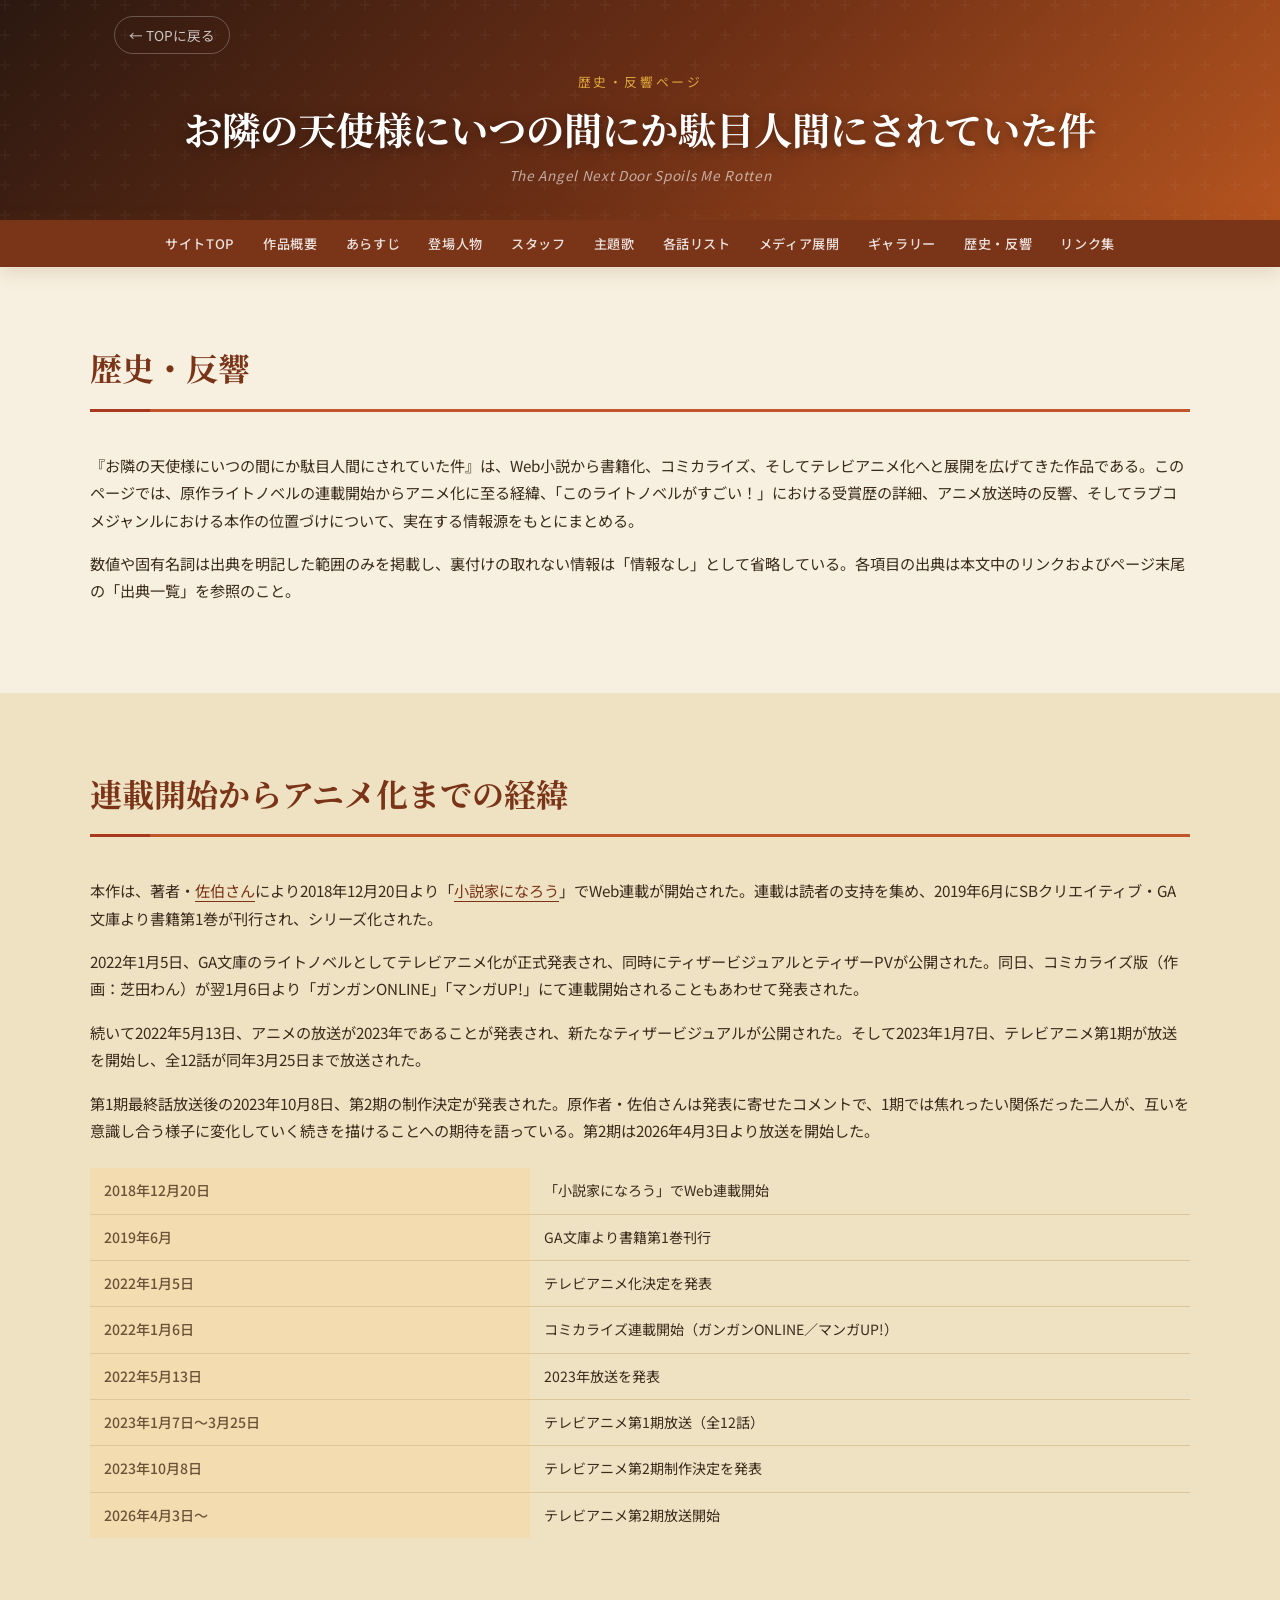
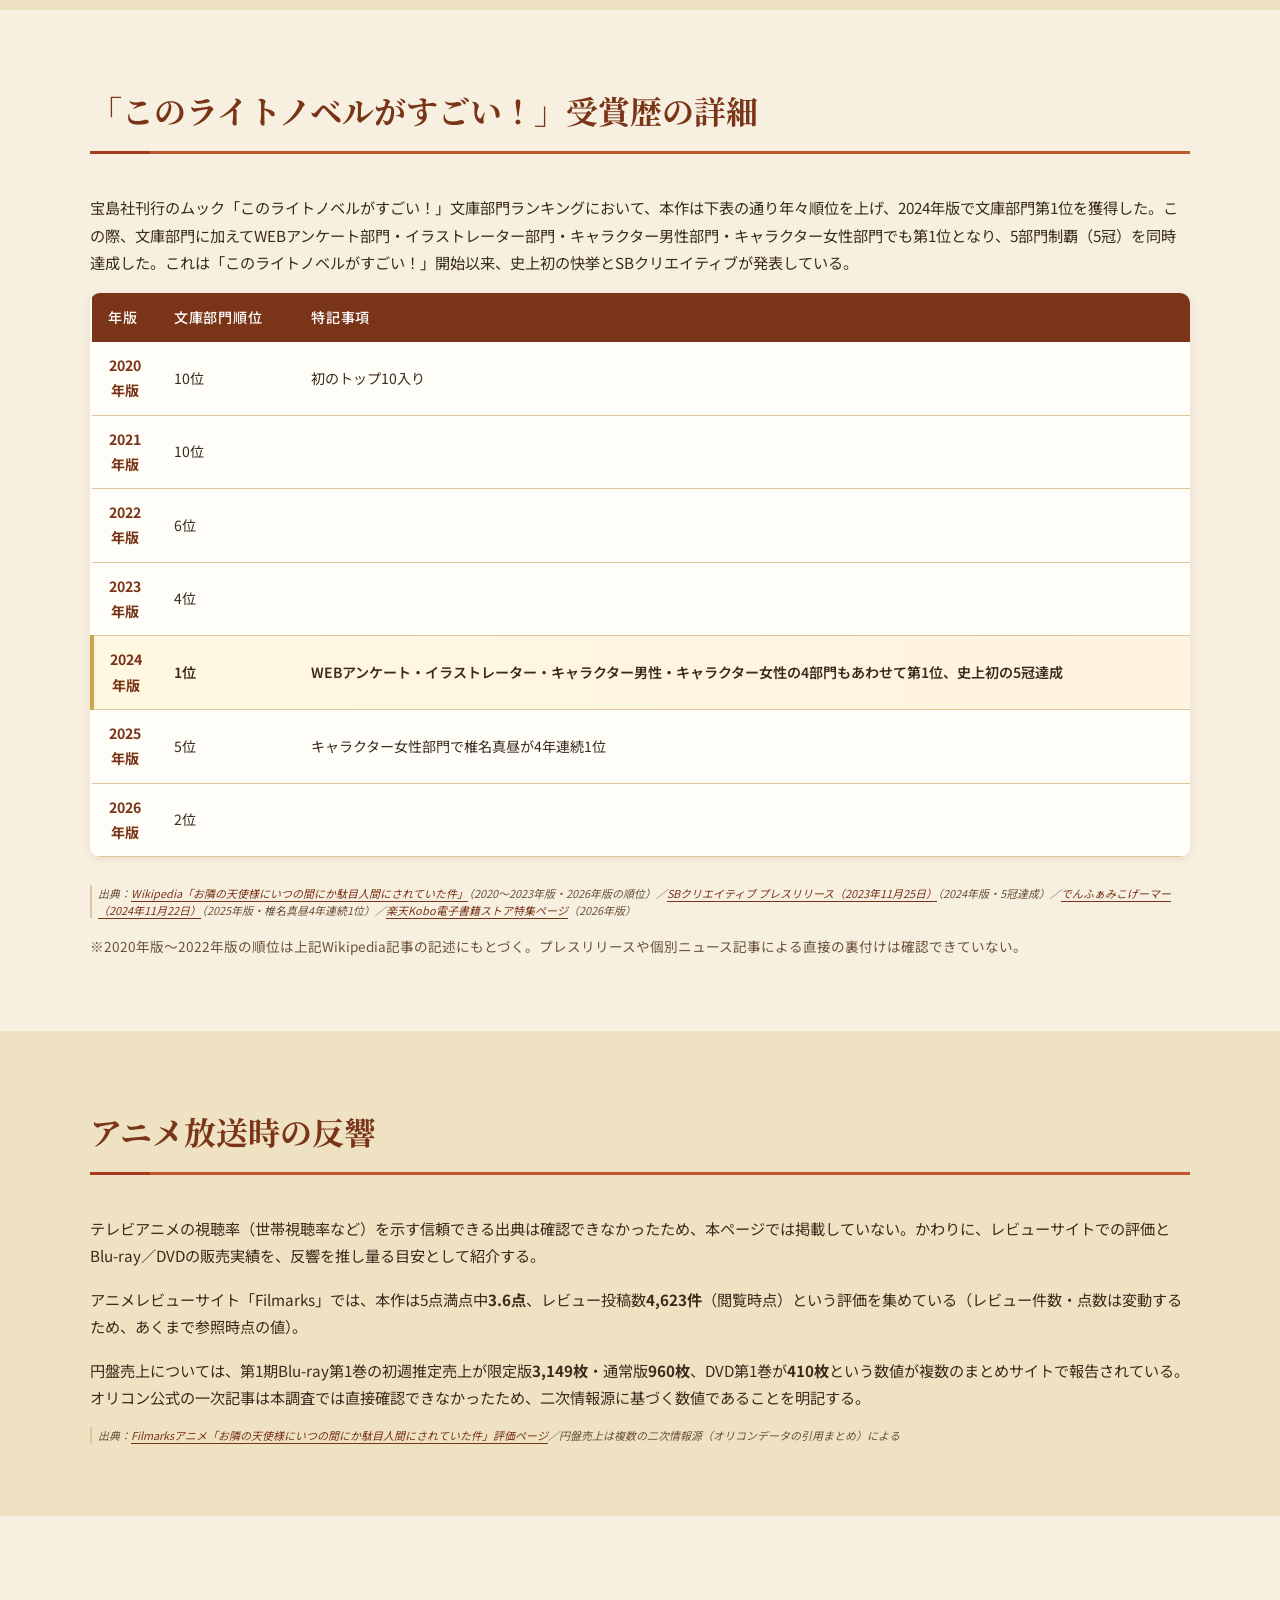
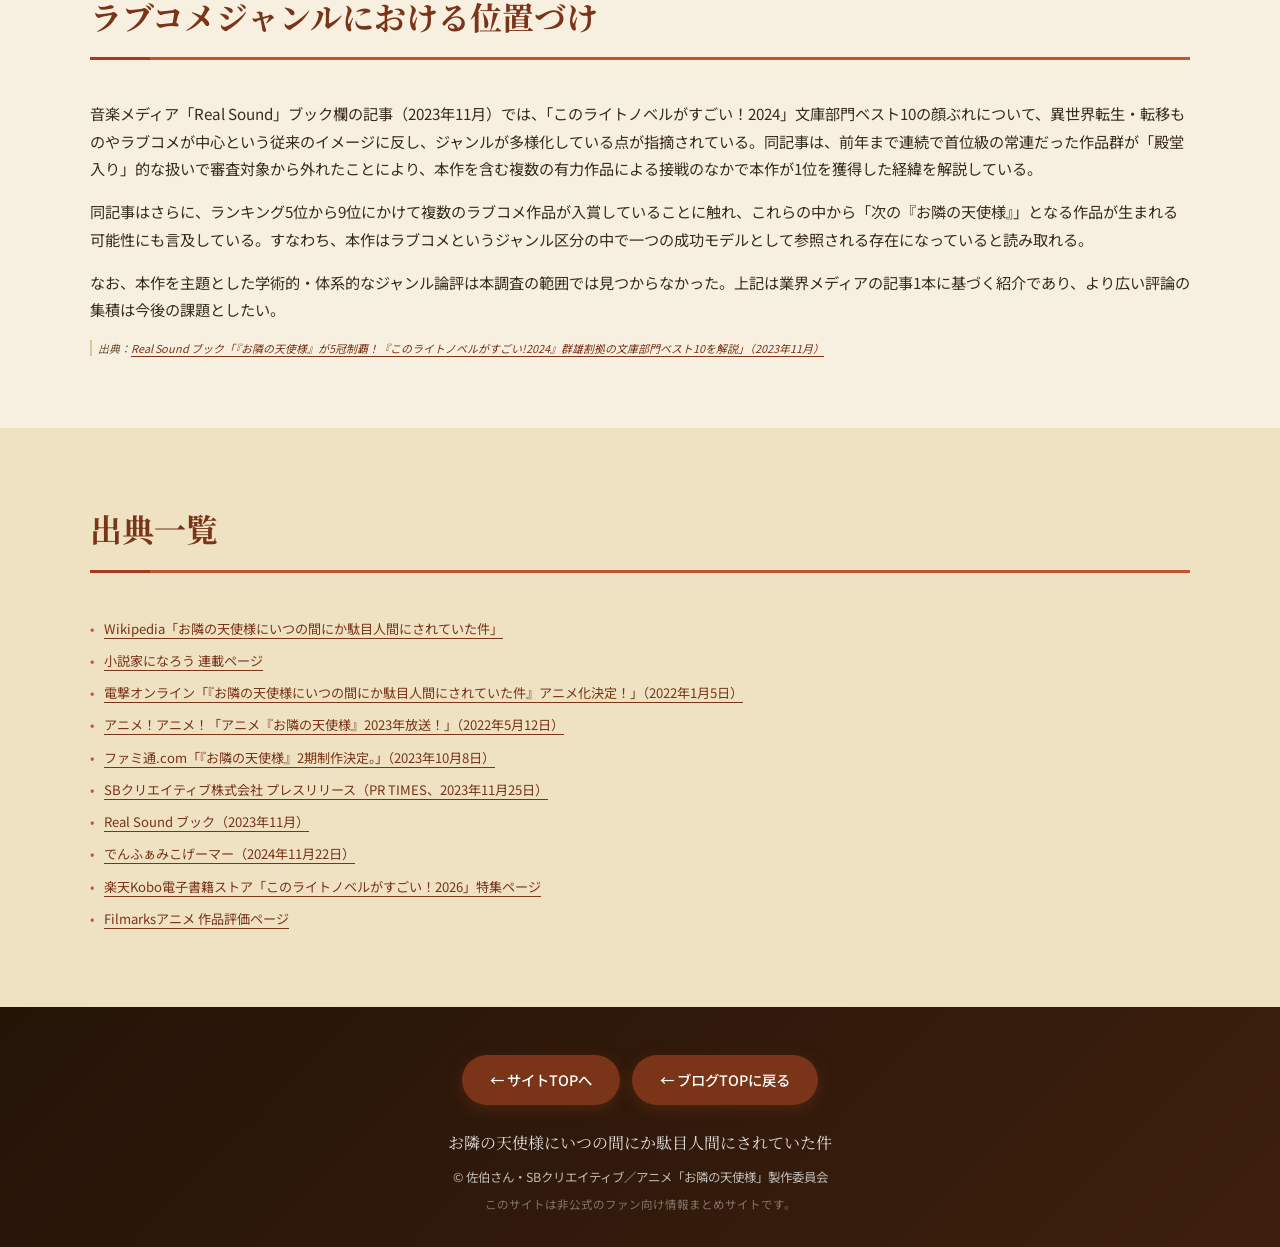
<file: history.html>
<!DOCTYPE html>
<html lang="ja">
<head>
  <meta charset="UTF-8" />
  <meta name="viewport" content="width=device-width, initial-scale=1.0" />
  <title>歴史・反響 | お隣の天使様にいつの間にか駄目人間にされていた件 総合情報サイト</title>
  <meta name="description" content="『お隣の天使様にいつの間にか駄目人間にされていた件』の連載開始からアニメ化までの経緯、「このライトノベルがすごい！」受賞歴、放送時の反響、ラブコメジャンルにおける位置づけを出典付きでまとめたページ。" />
  <link rel="preconnect" href="https://fonts.googleapis.com" />
  <link rel="preconnect" href="https://fonts.gstatic.com" crossorigin />
  <link href="https://fonts.googleapis.com/css2?family=Noto+Sans+JP:wght@300;400;500;700&family=Noto+Serif+JP:wght@400;700&display=swap" rel="stylesheet" />
  <link rel="stylesheet" href="style.css" />
</head>
<body>

  <!-- ヘッダー -->
  <header class="site-header">
    <div class="header-inner">
      <div class="back-link-wrap">
        <a href="https://www.anime-station.org/angel-next-door-station/" class="back-link" target="_blank" rel="noopener noreferrer">
          &#8592; TOPに戻る
        </a>
      </div>
      <div class="header-title-wrap">
        <p class="header-subtitle">歴史・反響ページ</p>
        <h1 class="header-title">お隣の天使様に<wbr>いつの間にか<wbr>駄目人間にされていた件</h1>
        <p class="header-en">The Angel Next Door Spoils Me Rotten</p>
      </div>
    </div>
  </header>

  <!-- ナビゲーション -->
  <nav class="main-nav" id="main-nav">
    <ul>
      <li><a href="index.html">サイトTOP</a></li>
      <li><a href="index.html#about">作品概要</a></li>
      <li><a href="index.html#story">あらすじ</a></li>
      <li><a href="index.html#characters">登場人物</a></li>
      <li><a href="index.html#staff">スタッフ</a></li>
      <li><a href="index.html#music">主題歌</a></li>
      <li><a href="index.html#episodes">各話リスト</a></li>
      <li><a href="index.html#media">メディア展開</a></li>
      <li><a href="index.html#gallery">ギャラリー</a></li>
      <li><a href="history.html">歴史・反響</a></li>
      <li><a href="links.html">リンク集</a></li>
    </ul>
  </nav>

  <main class="main-content">

    <!-- 導入 -->
    <section id="history-intro" class="section">
      <div class="section-inner">
        <h2 class="section-title">歴史・反響</h2>
        <div class="about-text">
          <p>
            『お隣の天使様にいつの間にか駄目人間にされていた件』は、Web小説から書籍化、コミカライズ、そしてテレビアニメ化へと展開を広げてきた作品である。このページでは、原作ライトノベルの連載開始からアニメ化に至る経緯、「このライトノベルがすごい！」における受賞歴の詳細、アニメ放送時の反響、そしてラブコメジャンルにおける本作の位置づけについて、実在する情報源をもとにまとめる。
          </p>
          <p>
            数値や固有名詞は出典を明記した範囲のみを掲載し、裏付けの取れない情報は「情報なし」として省略している。各項目の出典は本文中のリンクおよびページ末尾の「出典一覧」を参照のこと。
          </p>
        </div>
      </div>
    </section>

    <!-- 連載開始からアニメ化までの経緯 -->
    <section id="history-timeline" class="section section--alt">
      <div class="section-inner">
        <h2 class="section-title">連載開始からアニメ化までの経緯</h2>
        <div class="about-text">
          <p>
            本作は、著者・<a href="https://x.com/saeki_narou" target="_blank" rel="noopener" class="inline-link">佐伯さん</a>により2018年12月20日より「<a href="https://ncode.syosetu.com/n8440fe" target="_blank" rel="noopener" class="inline-link">小説家になろう</a>」でWeb連載が開始された。連載は読者の支持を集め、2019年6月にSBクリエイティブ・GA文庫より書籍第1巻が刊行され、シリーズ化された。
          </p>
          <p>
            2022年1月5日、GA文庫のライトノベルとしてテレビアニメ化が正式発表され、同時にティザービジュアルとティザーPVが公開された。同日、コミカライズ版（作画：芝田わん）が翌1月6日より「ガンガンONLINE」「マンガUP!」にて連載開始されることもあわせて発表された。
          </p>
          <p>
            続いて2022年5月13日、アニメの放送が2023年であることが発表され、新たなティザービジュアルが公開された。そして2023年1月7日、テレビアニメ第1期が放送を開始し、全12話が同年3月25日まで放送された。
          </p>
          <p>
            第1期最終話放送後の2023年10月8日、第2期の制作決定が発表された。原作者・佐伯さんは発表に寄せたコメントで、1期では焦れったい関係だった二人が、互いを意識し合う様子に変化していく続きを描けることへの期待を語っている。第2期は2026年4月3日より放送を開始した。
          </p>
        </div>
        <table class="info-table" style="margin-top:24px;">
          <tbody>
            <tr><th>2018年12月20日</th><td>「小説家になろう」でWeb連載開始</td></tr>
            <tr><th>2019年6月</th><td>GA文庫より書籍第1巻刊行</td></tr>
            <tr><th>2022年1月5日</th><td>テレビアニメ化決定を発表</td></tr>
            <tr><th>2022年1月6日</th><td>コミカライズ連載開始（ガンガンONLINE／マンガUP!）</td></tr>
            <tr><th>2022年5月13日</th><td>2023年放送を発表</td></tr>
            <tr><th>2023年1月7日〜3月25日</th><td>テレビアニメ第1期放送（全12話）</td></tr>
            <tr><th>2023年10月8日</th><td>テレビアニメ第2期制作決定を発表</td></tr>
            <tr><th>2026年4月3日〜</th><td>テレビアニメ第2期放送開始</td></tr>
          </tbody>
        </table>
      </div>
    </section>

    <!-- 受賞歴の詳細 -->
    <section id="history-awards" class="section">
      <div class="section-inner">
        <h2 class="section-title">「このライトノベルがすごい！」受賞歴の詳細</h2>
        <div class="about-text">
          <p>
            宝島社刊行のムック「このライトノベルがすごい！」文庫部門ランキングにおいて、本作は下表の通り年々順位を上げ、2024年版で文庫部門第1位を獲得した。この際、文庫部門に加えてWEBアンケート部門・イラストレーター部門・キャラクター男性部門・キャラクター女性部門でも第1位となり、5部門制覇（5冠）を同時達成した。これは「このライトノベルがすごい！」開始以来、史上初の快挙とSBクリエイティブが発表している。
          </p>
        </div>
        <div class="episodes-table-wrap">
          <table class="episodes-table">
            <thead>
              <tr><th>年版</th><th>文庫部門順位</th><th>特記事項</th></tr>
            </thead>
            <tbody>
              <tr><td>2020年版</td><td>10位</td><td>初のトップ10入り</td></tr>
              <tr><td>2021年版</td><td>10位</td><td>&nbsp;</td></tr>
              <tr><td>2022年版</td><td>6位</td><td>&nbsp;</td></tr>
              <tr><td>2023年版</td><td>4位</td><td>&nbsp;</td></tr>
              <tr class="ep-highlight"><td>2024年版</td><td>1位</td><td>WEBアンケート・イラストレーター・キャラクター男性・キャラクター女性の4部門もあわせて第1位、史上初の5冠達成</td></tr>
              <tr><td>2025年版</td><td>5位</td><td>キャラクター女性部門で椎名真昼が4年連続1位</td></tr>
              <tr><td>2026年版</td><td>2位</td><td>&nbsp;</td></tr>
            </tbody>
          </table>
        </div>
        <p class="story-img-credit" style="margin-top:12px;">
          出典：<a href="https://ja.wikipedia.org/wiki/%E3%81%8A%E9%9A%A3%E3%81%AE%E5%A4%A9%E4%BD%BF%E6%A7%98%E3%81%AB%E3%81%84%E3%81%A4%E3%81%AE%E9%96%93%E3%81%AB%E3%81%8B%E9%A7%84%E7%9B%AE%E4%BA%BA%E9%96%93%E3%81%AB%E3%81%95%E3%82%8C%E3%81%A6%E3%81%84%E3%81%9F%E4%BB%B6" target="_blank" rel="noopener" class="inline-link">Wikipedia「お隣の天使様にいつの間にか駄目人間にされていた件」</a>（2020〜2023年版・2026年版の順位）／<a href="https://prtimes.jp/main/html/rd/p/000000042.000009017.html" target="_blank" rel="noopener" class="inline-link">SBクリエイティブ プレスリリース（2023年11月25日）</a>（2024年版・5冠達成）／<a href="https://news.denfaminicogamer.jp/news/2411222k" target="_blank" rel="noopener" class="inline-link">でんふぁみこげーマー（2024年11月22日）</a>（2025年版・椎名真昼4年連続1位）／<a href="https://books.rakuten.co.jp/e-book/article/konorano/" target="_blank" rel="noopener" class="inline-link">楽天Kobo電子書籍ストア特集ページ</a>（2026年版）
        </p>
        <p class="about-text" style="margin-top:16px; font-size:0.85rem; color:var(--color-text-light);">
          ※2020年版〜2022年版の順位は上記Wikipedia記事の記述にもとづく。プレスリリースや個別ニュース記事による直接の裏付けは確認できていない。
        </p>
      </div>
    </section>

    <!-- 放送時の反響 -->
    <section id="history-reception" class="section section--alt">
      <div class="section-inner">
        <h2 class="section-title">アニメ放送時の反響</h2>
        <div class="about-text">
          <p>
            テレビアニメの視聴率（世帯視聴率など）を示す信頼できる出典は確認できなかったため、本ページでは掲載していない。かわりに、レビューサイトでの評価とBlu-ray／DVDの販売実績を、反響を推し量る目安として紹介する。
          </p>
          <p>
            アニメレビューサイト「Filmarks」では、本作は5点満点中<strong>3.6点</strong>、レビュー投稿数<strong>4,623件</strong>（閲覧時点）という評価を集めている（レビュー件数・点数は変動するため、あくまで参照時点の値）。
          </p>
          <p>
            円盤売上については、第1期Blu-ray第1巻の初週推定売上が限定版<strong>3,149枚</strong>・通常版<strong>960枚</strong>、DVD第1巻が<strong>410枚</strong>という数値が複数のまとめサイトで報告されている。オリコン公式の一次記事は本調査では直接確認できなかったため、二次情報源に基づく数値であることを明記する。
          </p>
        </div>
        <p class="story-img-credit">
          出典：<a href="https://filmarks.com/animes/3326/4267" target="_blank" rel="noopener" class="inline-link">Filmarksアニメ「お隣の天使様にいつの間にか駄目人間にされていた件」評価ページ</a>／円盤売上は複数の二次情報源（オリコンデータの引用まとめ）による
        </p>
      </div>
    </section>

    <!-- ラブコメジャンルへの影響・位置づけ -->
    <section id="history-genre" class="section">
      <div class="section-inner">
        <h2 class="section-title">ラブコメジャンルにおける位置づけ</h2>
        <div class="about-text">
          <p>
            音楽メディア「Real Sound」ブック欄の記事（2023年11月）では、「このライトノベルがすごい！2024」文庫部門ベスト10の顔ぶれについて、異世界転生・転移ものやラブコメが中心という従来のイメージに反し、ジャンルが多様化している点が指摘されている。同記事は、前年まで連続で首位級の常連だった作品群が「殿堂入り」的な扱いで審査対象から外れたことにより、本作を含む複数の有力作品による接戦のなかで本作が1位を獲得した経緯を解説している。
          </p>
          <p>
            同記事はさらに、ランキング5位から9位にかけて複数のラブコメ作品が入賞していることに触れ、これらの中から「次の『お隣の天使様』」となる作品が生まれる可能性にも言及している。すなわち、本作はラブコメというジャンル区分の中で一つの成功モデルとして参照される存在になっていると読み取れる。
          </p>
          <p>
            なお、本作を主題とした学術的・体系的なジャンル論評は本調査の範囲では見つからなかった。上記は業界メディアの記事1本に基づく紹介であり、より広い評論の集積は今後の課題としたい。
          </p>
        </div>
        <p class="story-img-credit">
          出典：<a href="https://realsound.jp/book/2023/11/post-1500377.html" target="_blank" rel="noopener" class="inline-link">Real Sound ブック「『お隣の天使様』が5冠制覇！『このライトノベルがすごい!2024』群雄割拠の文庫部門ベスト10を解説」（2023年11月）</a>
        </p>
      </div>
    </section>

    <!-- 出典一覧 -->
    <section id="history-sources" class="section section--alt">
      <div class="section-inner">
        <h2 class="section-title">出典一覧</h2>
        <ul class="media-list" style="font-size:0.85rem; line-height:2;">
          <li><a href="https://ja.wikipedia.org/wiki/%E3%81%8A%E9%9A%A3%E3%81%AE%E5%A4%A9%E4%BD%BF%E6%A7%98%E3%81%AB%E3%81%84%E3%81%A4%E3%81%AE%E9%96%93%E3%81%AB%E3%81%8B%E9%A7%84%E7%9B%AE%E4%BA%BA%E9%96%93%E3%81%AB%E3%81%95%E3%82%8C%E3%81%A6%E3%81%84%E3%81%9F%E4%BB%B6" target="_blank" rel="noopener" class="inline-link">Wikipedia「お隣の天使様にいつの間にか駄目人間にされていた件」</a></li>
          <li><a href="https://ncode.syosetu.com/n8440fe" target="_blank" rel="noopener" class="inline-link">小説家になろう 連載ページ</a></li>
          <li><a href="https://dengekionline.com/articles/112928/" target="_blank" rel="noopener" class="inline-link">電撃オンライン「『お隣の天使様にいつの間にか駄目人間にされていた件』アニメ化決定！」（2022年1月5日）</a></li>
          <li><a href="https://animeanime.jp/article/2022/05/12/69432.html" target="_blank" rel="noopener" class="inline-link">アニメ！アニメ！「アニメ『お隣の天使様』2023年放送！」（2022年5月12日）</a></li>
          <li><a href="https://www.famitsu.com/news/202310/08319932.html" target="_blank" rel="noopener" class="inline-link">ファミ通.com「『お隣の天使様』2期制作決定。」（2023年10月8日）</a></li>
          <li><a href="https://prtimes.jp/main/html/rd/p/000000042.000009017.html" target="_blank" rel="noopener" class="inline-link">SBクリエイティブ株式会社 プレスリリース（PR TIMES、2023年11月25日）</a></li>
          <li><a href="https://realsound.jp/book/2023/11/post-1500377.html" target="_blank" rel="noopener" class="inline-link">Real Sound ブック（2023年11月）</a></li>
          <li><a href="https://news.denfaminicogamer.jp/news/2411222k" target="_blank" rel="noopener" class="inline-link">でんふぁみこげーマー（2024年11月22日）</a></li>
          <li><a href="https://books.rakuten.co.jp/e-book/article/konorano/" target="_blank" rel="noopener" class="inline-link">楽天Kobo電子書籍ストア「このライトノベルがすごい！2026」特集ページ</a></li>
          <li><a href="https://filmarks.com/animes/3326/4267" target="_blank" rel="noopener" class="inline-link">Filmarksアニメ 作品評価ページ</a></li>
        </ul>
      </div>
    </section>

  </main>

  <!-- フッター -->
  <footer class="site-footer">
    <div class="footer-inner">
      <div class="footer-back">
        <a href="index.html" class="btn-back">
          &#8592; サイトTOPへ
        </a>
        <a href="https://www.anime-station.org/angel-next-door-station/" class="btn-back" target="_blank" rel="noopener noreferrer">
          &#8592; ブログTOPに戻る
        </a>
      </div>
      <p class="footer-title">お隣の天使様にいつの間にか駄目人間にされていた件</p>
      <p class="footer-copy">© 佐伯さん・SBクリエイティブ／アニメ「お隣の天使様」製作委員会</p>
      <p class="footer-note">このサイトは非公式のファン向け情報まとめサイトです。</p>
    </div>
  </footer>

  <!-- フローティングTOPに戻るボタン -->
  <a href="https://www.anime-station.org/angel-next-door-station/" class="floating-back" target="_blank" rel="noopener noreferrer" title="TOPに戻る">
    &#8962; TOP
  </a>

  <script src="script.js"></script>
</body>
</html>
</file>
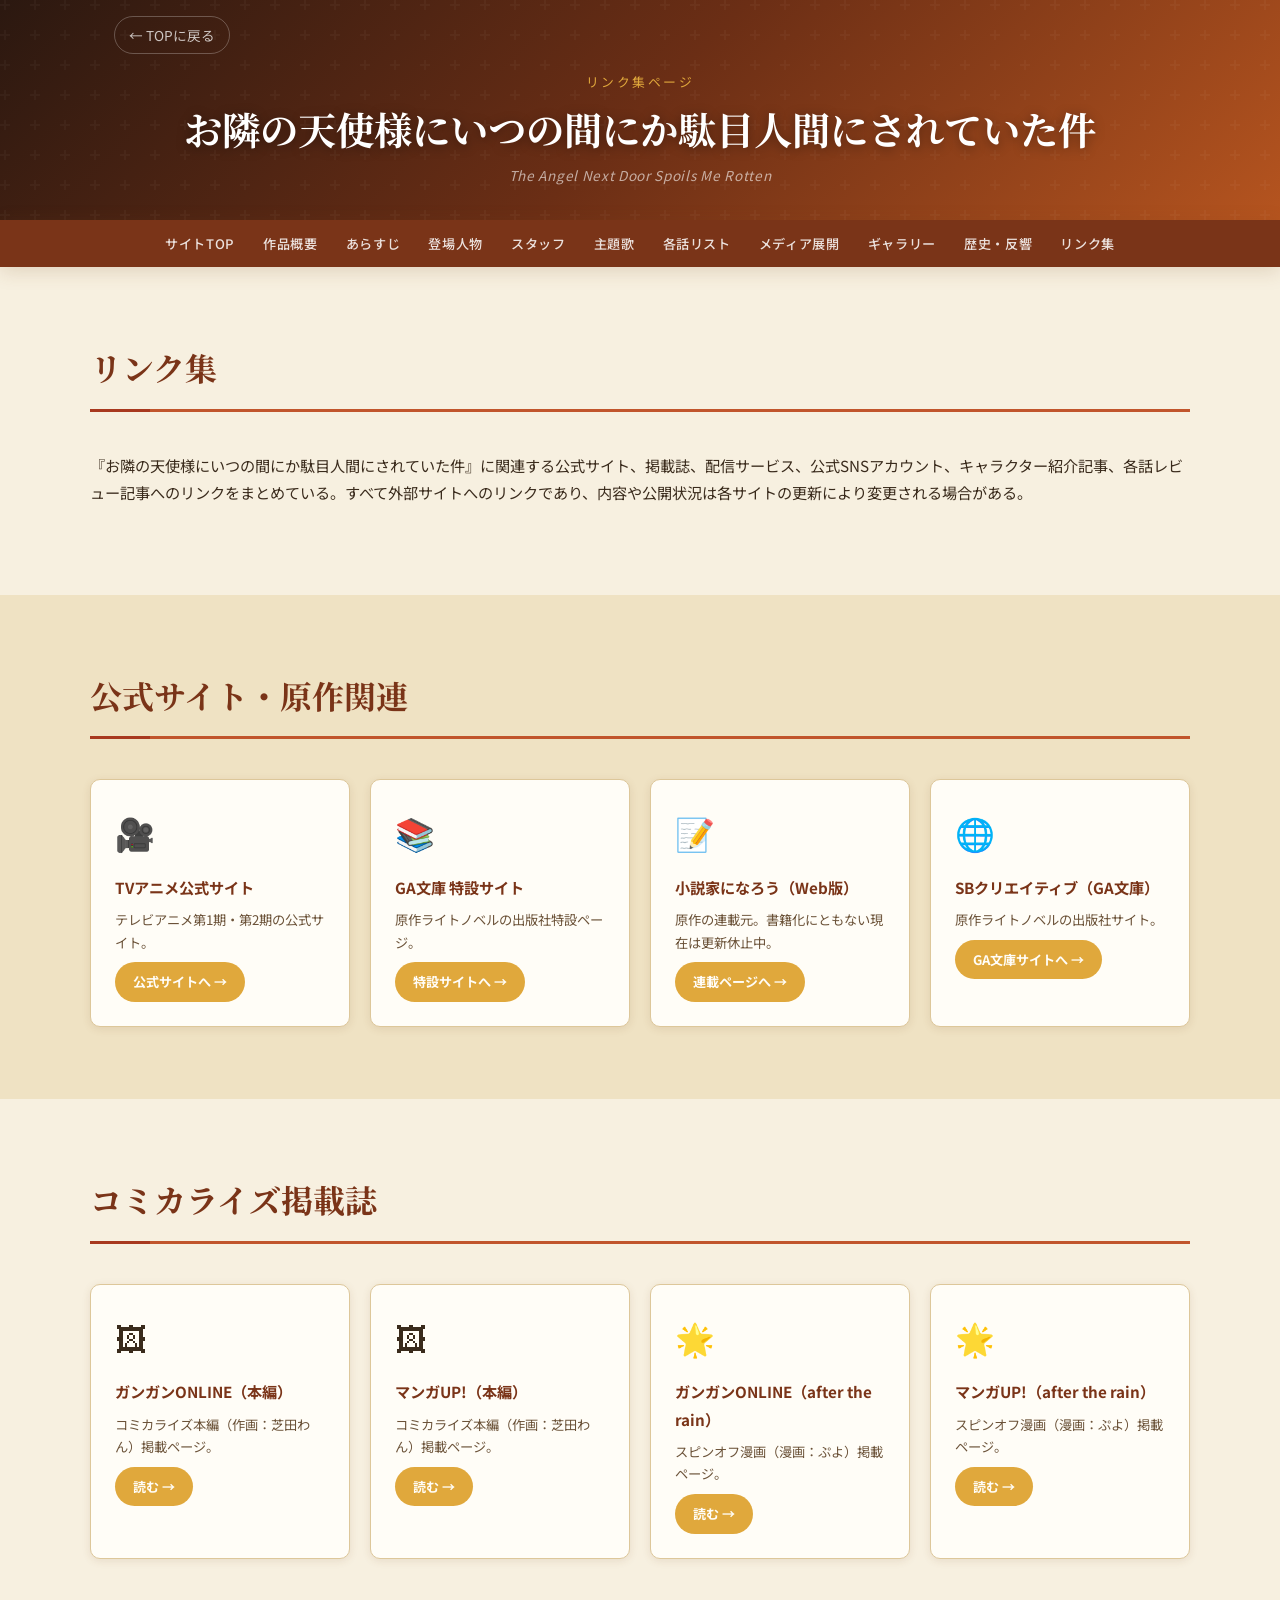
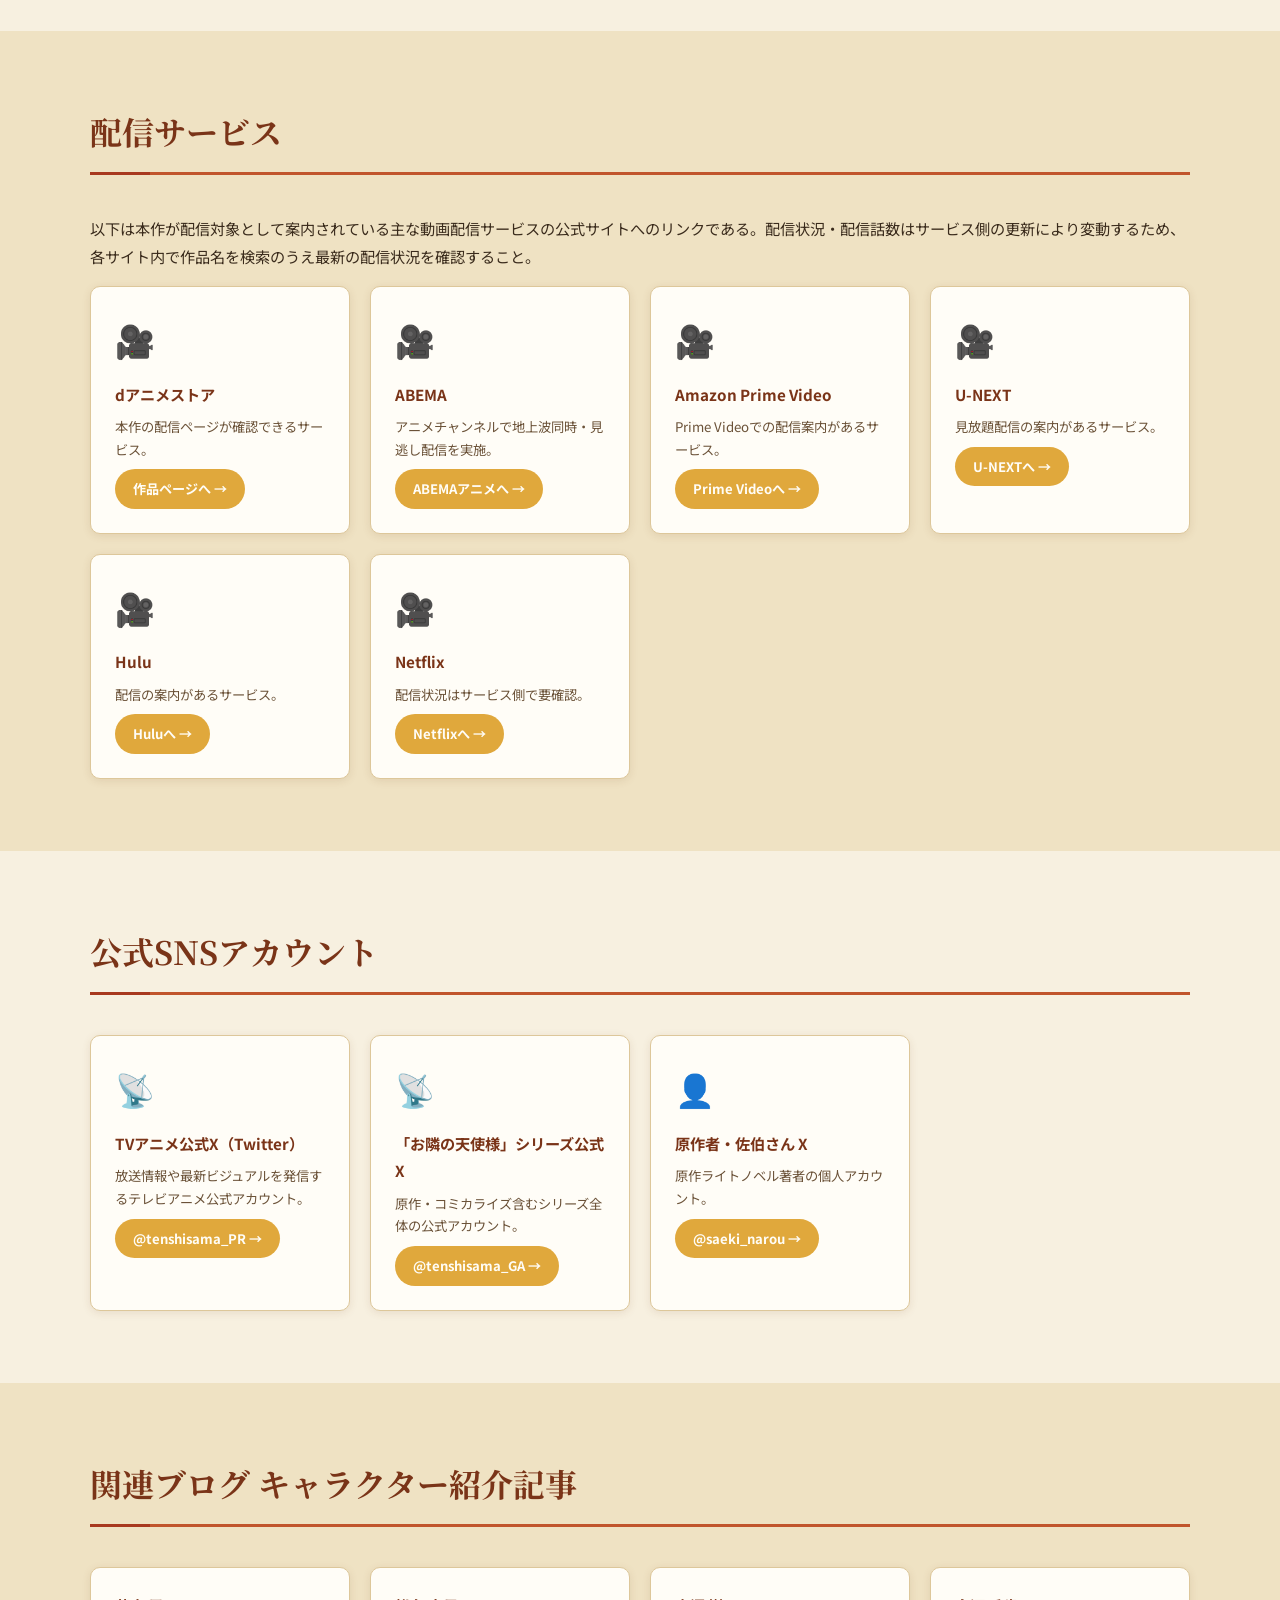
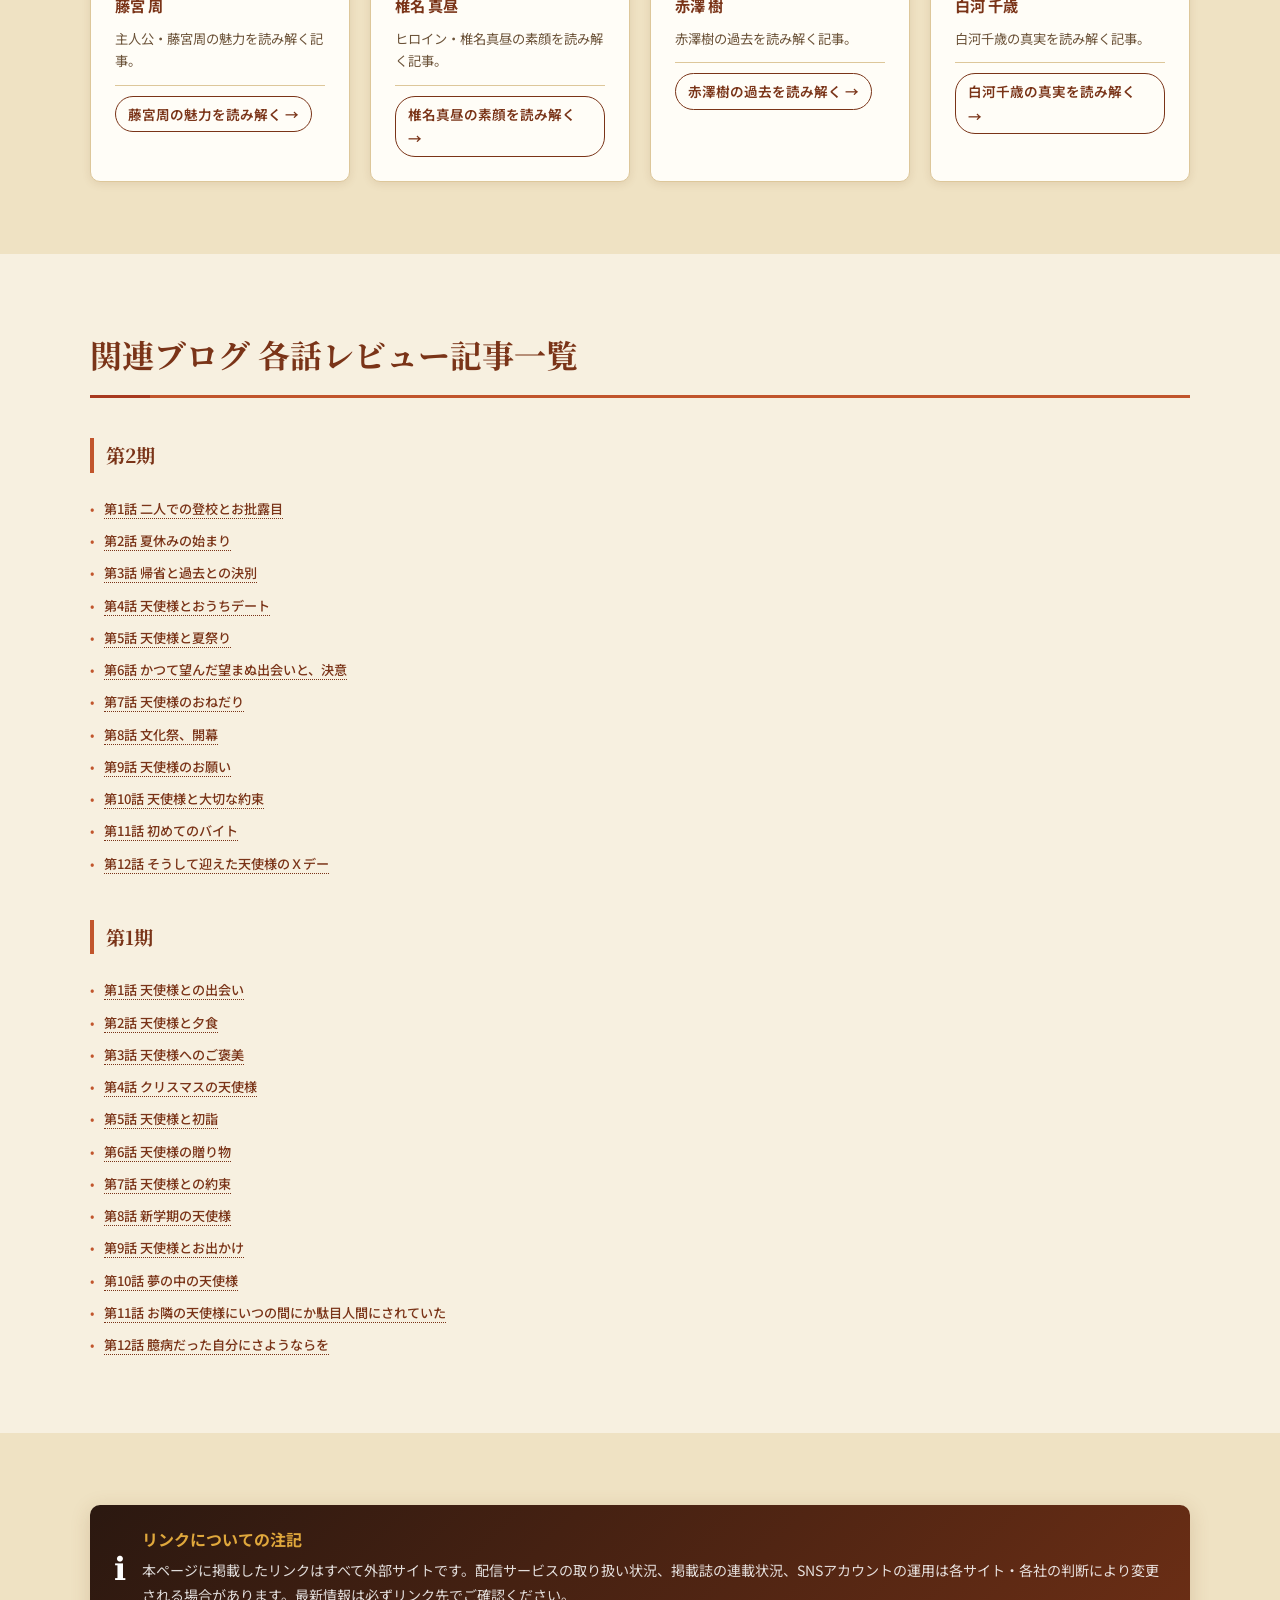
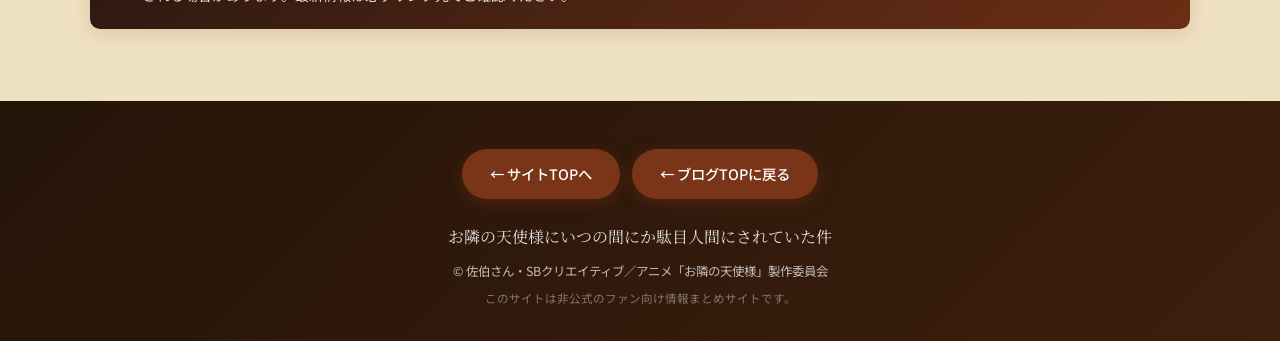
<file: links.html>
<!DOCTYPE html>
<html lang="ja">
<head>
  <meta charset="UTF-8" />
  <meta name="viewport" content="width=device-width, initial-scale=1.0" />
  <title>リンク集 | お隣の天使様にいつの間にか駄目人間にされていた件 総合情報サイト</title>
  <meta name="description" content="『お隣の天使様にいつの間にか駄目人間にされていた件』の公式サイト・原作・コミカライズ掲載誌・配信サービス・公式SNS・各話レビュー記事・キャラクター紹介記事へのリンクをまとめたページ。" />
  <link rel="preconnect" href="https://fonts.googleapis.com" />
  <link rel="preconnect" href="https://fonts.gstatic.com" crossorigin />
  <link href="https://fonts.googleapis.com/css2?family=Noto+Sans+JP:wght@300;400;500;700&family=Noto+Serif+JP:wght@400;700&display=swap" rel="stylesheet" />
  <link rel="stylesheet" href="style.css" />
</head>
<body>

  <!-- ヘッダー -->
  <header class="site-header">
    <div class="header-inner">
      <div class="back-link-wrap">
        <a href="https://www.anime-station.org/angel-next-door-station/" class="back-link" target="_blank" rel="noopener noreferrer">
          &#8592; TOPに戻る
        </a>
      </div>
      <div class="header-title-wrap">
        <p class="header-subtitle">リンク集ページ</p>
        <h1 class="header-title">お隣の天使様に<wbr>いつの間にか<wbr>駄目人間にされていた件</h1>
        <p class="header-en">The Angel Next Door Spoils Me Rotten</p>
      </div>
    </div>
  </header>

  <!-- ナビゲーション -->
  <nav class="main-nav" id="main-nav">
    <ul>
      <li><a href="index.html">サイトTOP</a></li>
      <li><a href="index.html#about">作品概要</a></li>
      <li><a href="index.html#story">あらすじ</a></li>
      <li><a href="index.html#characters">登場人物</a></li>
      <li><a href="index.html#staff">スタッフ</a></li>
      <li><a href="index.html#music">主題歌</a></li>
      <li><a href="index.html#episodes">各話リスト</a></li>
      <li><a href="index.html#media">メディア展開</a></li>
      <li><a href="index.html#gallery">ギャラリー</a></li>
      <li><a href="history.html">歴史・反響</a></li>
      <li><a href="links.html">リンク集</a></li>
    </ul>
  </nav>

  <main class="main-content">

    <!-- 導入 -->
    <section id="links-intro" class="section">
      <div class="section-inner">
        <h2 class="section-title">リンク集</h2>
        <div class="about-text">
          <p>
            『お隣の天使様にいつの間にか駄目人間にされていた件』に関連する公式サイト、掲載誌、配信サービス、公式SNSアカウント、キャラクター紹介記事、各話レビュー記事へのリンクをまとめている。すべて外部サイトへのリンクであり、内容や公開状況は各サイトの更新により変更される場合がある。
          </p>
        </div>
      </div>
    </section>

    <!-- 公式サイト・原作関連 -->
    <section id="links-official" class="section section--alt">
      <div class="section-inner">
        <h2 class="section-title">公式サイト・原作関連</h2>
        <div class="media-grid">

          <div class="media-card">
            <div class="media-icon">&#127909;</div>
            <h3>TVアニメ公式サイト</h3>
            <p>テレビアニメ第1期・第2期の公式サイト。</p>
            <div class="media-link-wrap">
              <a href="https://otonarino-tenshisama.jp/" target="_blank" rel="noopener" class="media-btn">公式サイトへ &#8594;</a>
            </div>
          </div>

          <div class="media-card">
            <div class="media-icon">&#128218;</div>
            <h3>GA文庫 特設サイト</h3>
            <p>原作ライトノベルの出版社特設ページ。</p>
            <div class="media-link-wrap">
              <a href="https://ga.sbcr.jp/sp/otonari/" target="_blank" rel="noopener" class="media-btn">特設サイトへ &#8594;</a>
            </div>
          </div>

          <div class="media-card">
            <div class="media-icon">&#128221;</div>
            <h3>小説家になろう（Web版）</h3>
            <p>原作の連載元。書籍化にともない現在は更新休止中。</p>
            <div class="media-link-wrap">
              <a href="https://ncode.syosetu.com/n8440fe" target="_blank" rel="noopener" class="media-btn">連載ページへ &#8594;</a>
            </div>
          </div>

          <div class="media-card">
            <div class="media-icon">&#127760;</div>
            <h3>SBクリエイティブ（GA文庫）</h3>
            <p>原作ライトノベルの出版社サイト。</p>
            <div class="media-link-wrap">
              <a href="https://ga.sbcr.jp/" target="_blank" rel="noopener" class="media-btn">GA文庫サイトへ &#8594;</a>
            </div>
          </div>

        </div>
      </div>
    </section>

    <!-- コミカライズ掲載誌 -->
    <section id="links-comics" class="section">
      <div class="section-inner">
        <h2 class="section-title">コミカライズ掲載誌</h2>
        <div class="media-grid">

          <div class="media-card">
            <div class="media-icon">&#128444;</div>
            <h3>ガンガンONLINE（本編）</h3>
            <p>コミカライズ本編（作画：芝田わん）掲載ページ。</p>
            <div class="media-link-wrap">
              <a href="https://www.ganganonline.com/title/1480" target="_blank" rel="noopener" class="media-btn">読む &#8594;</a>
            </div>
          </div>

          <div class="media-card">
            <div class="media-icon">&#128444;</div>
            <h3>マンガUP!（本編）</h3>
            <p>コミカライズ本編（作画：芝田わん）掲載ページ。</p>
            <div class="media-link-wrap">
              <a href="https://www.manga-up.com/titles/899" target="_blank" rel="noopener" class="media-btn">読む &#8594;</a>
            </div>
          </div>

          <div class="media-card">
            <div class="media-icon">&#127775;</div>
            <h3>ガンガンONLINE（after the rain）</h3>
            <p>スピンオフ漫画（漫画：ぷよ）掲載ページ。</p>
            <div class="media-link-wrap">
              <a href="https://www.ganganonline.com/title/2019" target="_blank" rel="noopener" class="media-btn">読む &#8594;</a>
            </div>
          </div>

          <div class="media-card">
            <div class="media-icon">&#127775;</div>
            <h3>マンガUP!（after the rain）</h3>
            <p>スピンオフ漫画（漫画：ぷよ）掲載ページ。</p>
            <div class="media-link-wrap">
              <a href="https://www.manga-up.com/titles/1222" target="_blank" rel="noopener" class="media-btn">読む &#8594;</a>
            </div>
          </div>

        </div>
      </div>
    </section>

    <!-- 配信サービス -->
    <section id="links-streaming" class="section section--alt">
      <div class="section-inner">
        <h2 class="section-title">配信サービス</h2>
        <div class="about-text">
          <p>
            以下は本作が配信対象として案内されている主な動画配信サービスの公式サイトへのリンクである。配信状況・配信話数はサービス側の更新により変動するため、各サイト内で作品名を検索のうえ最新の配信状況を確認すること。
          </p>
        </div>
        <div class="media-grid">

          <div class="media-card">
            <div class="media-icon">&#127909;</div>
            <h3>dアニメストア</h3>
            <p>本作の配信ページが確認できるサービス。</p>
            <div class="media-link-wrap">
              <a href="https://animestore.docomo.ne.jp/animestore/ci_pc?workId=26045" target="_blank" rel="noopener" class="media-btn">作品ページへ &#8594;</a>
            </div>
          </div>

          <div class="media-card">
            <div class="media-icon">&#127909;</div>
            <h3>ABEMA</h3>
            <p>アニメチャンネルで地上波同時・見逃し配信を実施。</p>
            <div class="media-link-wrap">
              <a href="https://abema.tv/channels/abema-anime" target="_blank" rel="noopener" class="media-btn">ABEMAアニメへ &#8594;</a>
            </div>
          </div>

          <div class="media-card">
            <div class="media-icon">&#127909;</div>
            <h3>Amazon Prime Video</h3>
            <p>Prime Videoでの配信案内があるサービス。</p>
            <div class="media-link-wrap">
              <a href="https://www.amazon.co.jp/primevideo" target="_blank" rel="noopener" class="media-btn">Prime Videoへ &#8594;</a>
            </div>
          </div>

          <div class="media-card">
            <div class="media-icon">&#127909;</div>
            <h3>U-NEXT</h3>
            <p>見放題配信の案内があるサービス。</p>
            <div class="media-link-wrap">
              <a href="https://video.unext.jp/" target="_blank" rel="noopener" class="media-btn">U-NEXTへ &#8594;</a>
            </div>
          </div>

          <div class="media-card">
            <div class="media-icon">&#127909;</div>
            <h3>Hulu</h3>
            <p>配信の案内があるサービス。</p>
            <div class="media-link-wrap">
              <a href="https://www.hulu.jp/" target="_blank" rel="noopener" class="media-btn">Huluへ &#8594;</a>
            </div>
          </div>

          <div class="media-card">
            <div class="media-icon">&#127909;</div>
            <h3>Netflix</h3>
            <p>配信状況はサービス側で要確認。</p>
            <div class="media-link-wrap">
              <a href="https://www.netflix.com/jp/" target="_blank" rel="noopener" class="media-btn">Netflixへ &#8594;</a>
            </div>
          </div>

        </div>
      </div>
    </section>

    <!-- 公式SNS -->
    <section id="links-sns" class="section">
      <div class="section-inner">
        <h2 class="section-title">公式SNSアカウント</h2>
        <div class="media-grid">

          <div class="media-card">
            <div class="media-icon">&#128225;</div>
            <h3>TVアニメ公式X（Twitter）</h3>
            <p>放送情報や最新ビジュアルを発信するテレビアニメ公式アカウント。</p>
            <div class="media-link-wrap">
              <a href="https://x.com/tenshisama_PR" target="_blank" rel="noopener" class="media-btn">@tenshisama_PR &#8594;</a>
            </div>
          </div>

          <div class="media-card">
            <div class="media-icon">&#128225;</div>
            <h3>「お隣の天使様」シリーズ公式X</h3>
            <p>原作・コミカライズ含むシリーズ全体の公式アカウント。</p>
            <div class="media-link-wrap">
              <a href="https://x.com/tenshisama_GA" target="_blank" rel="noopener" class="media-btn">@tenshisama_GA &#8594;</a>
            </div>
          </div>

          <div class="media-card">
            <div class="media-icon">&#128100;</div>
            <h3>原作者・佐伯さん X</h3>
            <p>原作ライトノベル著者の個人アカウント。</p>
            <div class="media-link-wrap">
              <a href="https://x.com/saeki_narou" target="_blank" rel="noopener" class="media-btn">@saeki_narou &#8594;</a>
            </div>
          </div>

        </div>
      </div>
    </section>

    <!-- キャラクター紹介記事 -->
    <section id="links-characters" class="section section--alt">
      <div class="section-inner">
        <h2 class="section-title">関連ブログ キャラクター紹介記事</h2>
        <div class="media-grid">

          <div class="media-card">
            <h3>藤宮 周</h3>
            <p>主人公・藤宮周の魅力を読み解く記事。</p>
            <div class="character-link-wrap">
              <a href="https://www.anime-station.org/otonari-tenshi-s2-amane-charm/" target="_blank" rel="noopener" class="character-link">藤宮周の魅力を読み解く &rarr;</a>
            </div>
          </div>

          <div class="media-card">
            <h3>椎名 真昼</h3>
            <p>ヒロイン・椎名真昼の素顔を読み解く記事。</p>
            <div class="character-link-wrap">
              <a href="https://www.anime-station.org/shiina-mahiru-truth-season2/" target="_blank" rel="noopener" class="character-link">椎名真昼の素顔を読み解く &rarr;</a>
            </div>
          </div>

          <div class="media-card">
            <h3>赤澤 樹</h3>
            <p>赤澤樹の過去を読み解く記事。</p>
            <div class="character-link-wrap">
              <a href="https://www.anime-station.org/otonari-tenshi-akasawa-itsuki-past/" target="_blank" rel="noopener" class="character-link">赤澤樹の過去を読み解く &rarr;</a>
            </div>
          </div>

          <div class="media-card">
            <h3>白河 千歳</h3>
            <p>白河千歳の真実を読み解く記事。</p>
            <div class="character-link-wrap">
              <a href="https://www.anime-station.org/shirakawa-chitose-truth/" target="_blank" rel="noopener" class="character-link">白河千歳の真実を読み解く &rarr;</a>
            </div>
          </div>

        </div>
      </div>
    </section>

    <!-- 各話レビュー記事一覧 -->
    <section id="links-episode-reviews" class="section">
      <div class="section-inner">
        <h2 class="section-title">関連ブログ 各話レビュー記事一覧</h2>

        <h3 class="subsection-title">第2期</h3>
        <ul class="media-list" style="font-size:0.85rem; line-height:2; margin-bottom:32px;">
          <li><a href="https://www.anime-station.org/otonari-tenshi-s2-ep1-review/" target="_blank" rel="noopener" class="ep-link">第1話 二人での登校とお批露目</a></li>
          <li><a href="https://www.anime-station.org/angel-next-door-s2-ep2-review/" target="_blank" rel="noopener" class="ep-link">第2話 夏休みの始まり</a></li>
          <li><a href="https://www.anime-station.org/otonari-s2-ep3-anger/" target="_blank" rel="noopener" class="ep-link">第3話 帰省と過去との決別</a></li>
          <li><a href="https://www.anime-station.org/otonari-tenshi-ep4-analysis/" target="_blank" rel="noopener" class="ep-link">第4話 天使様とおうちデート</a></li>
          <li><a href="https://www.anime-station.org/otonari-tenshi-5-review/" target="_blank" rel="noopener" class="ep-link">第5話 天使様と夏祭り</a></li>
          <li><a href="https://www.anime-station.org/otonari-tenshi-s2-ep6/" target="_blank" rel="noopener" class="ep-link">第6話 かつて望んだ望まぬ出会いと、決意</a></li>
          <li><a href="https://www.anime-station.org/otonari-tenshi-s2-ep7/" target="_blank" rel="noopener" class="ep-link">第7話 天使様のおねだり</a></li>
          <li><a href="https://www.anime-station.org/otonari-tenshi-episode8-review/" target="_blank" rel="noopener" class="ep-link">第8話 文化祭、開幕</a></li>
          <li><a href="https://www.anime-station.org/otonari-tenshi-anime-review-s2-ep9/" target="_blank" rel="noopener" class="ep-link">第9話 天使様のお願い</a></li>
          <li><a href="https://www.anime-station.org/otonari-tenshi-anime-review-s2-ep10/" target="_blank" rel="noopener" class="ep-link">第10話 天使様と大切な約束</a></li>
          <li><a href="https://www.anime-station.org/otonari-s2-ep11/" target="_blank" rel="noopener" class="ep-link">第11話 初めてのバイト</a></li>
          <li><a href="https://www.anime-station.org/otonari-no-tenshisama-12-omoiai-kakugo/" target="_blank" rel="noopener" class="ep-link">第12話 そうして迎えた天使様のＸデー</a></li>
        </ul>

        <h3 class="subsection-title">第1期</h3>
        <ul class="media-list" style="font-size:0.85rem; line-height:2;">
          <li><a href="https://www.anime-station.org/angel-next-door-ep1-review/" target="_blank" rel="noopener" class="ep-link">第1話 天使様との出会い</a></li>
          <li><a href="https://www.anime-station.org/angel-next-door-spoils-me/" target="_blank" rel="noopener" class="ep-link">第2話 天使様と夕食</a></li>
          <li><a href="https://www.anime-station.org/angel-next-door-ep3-review/" target="_blank" rel="noopener" class="ep-link">第3話 天使様へのご褒美</a></li>
          <li><a href="https://www.anime-station.org/angel-next-door-ep4-heart-key/" target="_blank" rel="noopener" class="ep-link">第4話 クリスマスの天使様</a></li>
          <li><a href="https://www.anime-station.org/angel-next-door-ep5-hatsumode/" target="_blank" rel="noopener" class="ep-link">第5話 天使様と初詣</a></li>
          <li><a href="https://www.anime-station.org/angel-next-door-ep6-valentine/" target="_blank" rel="noopener" class="ep-link">第6話 天使様の贈り物</a></li>
          <li><a href="https://www.anime-station.org/the-angel-next-door-episode-7/" target="_blank" rel="noopener" class="ep-link">第7話 天使様との約束</a></li>
          <li><a href="https://www.anime-station.org/angel-next-door-ep8-analysis/" target="_blank" rel="noopener" class="ep-link">第8話 新学期の天使様</a></li>
          <li><a href="https://www.anime-station.org/angel-next-door-spoils-me-9/" target="_blank" rel="noopener" class="ep-link">第9話 天使様とお出かけ</a></li>
          <li><a href="https://www.anime-station.org/angel-next-door-ep10-review/" target="_blank" rel="noopener" class="ep-link">第10話 夢の中の天使様</a></li>
          <li><a href="https://www.anime-station.org/angel-next-door-ep11-meaning/" target="_blank" rel="noopener" class="ep-link">第11話 お隣の天使様にいつの間にか駄目人間にされていた</a></li>
          <li><a href="https://www.anime-station.org/the-angel-next-door-finale/" target="_blank" rel="noopener" class="ep-link">第12話 臆病だった自分にさようならを</a></li>
        </ul>
      </div>
    </section>

    <!-- 注記 -->
    <section id="links-notes" class="section section--alt">
      <div class="section-inner">
        <div class="season2-notice">
          <div class="notice-icon">&#8505;</div>
          <div>
            <strong>リンクについての注記</strong>
            <p>本ページに掲載したリンクはすべて外部サイトです。配信サービスの取り扱い状況、掲載誌の連載状況、SNSアカウントの運用は各サイト・各社の判断により変更される場合があります。最新情報は必ずリンク先でご確認ください。</p>
          </div>
        </div>
      </div>
    </section>

  </main>

  <!-- フッター -->
  <footer class="site-footer">
    <div class="footer-inner">
      <div class="footer-back">
        <a href="index.html" class="btn-back">
          &#8592; サイトTOPへ
        </a>
        <a href="https://www.anime-station.org/angel-next-door-station/" class="btn-back" target="_blank" rel="noopener noreferrer">
          &#8592; ブログTOPに戻る
        </a>
      </div>
      <p class="footer-title">お隣の天使様にいつの間にか駄目人間にされていた件</p>
      <p class="footer-copy">© 佐伯さん・SBクリエイティブ／アニメ「お隣の天使様」製作委員会</p>
      <p class="footer-note">このサイトは非公式のファン向け情報まとめサイトです。</p>
    </div>
  </footer>

  <!-- フローティングTOPに戻るボタン -->
  <a href="https://www.anime-station.org/angel-next-door-station/" class="floating-back" target="_blank" rel="noopener noreferrer" title="TOPに戻る">
    &#8962; TOP
  </a>

  <script src="script.js"></script>
</body>
</html>
</file>
<file: style.css>
/* ===========================
   リセット & ベース
=========================== */
*, *::before, *::after {
  box-sizing: border-box;
  margin: 0;
  padding: 0;
}

:root {
  --color-primary: #c1552c;
  --color-primary-dark: #7a3418;
  --color-primary-light: #f3ddb0;
  --color-accent: #e0a83c;
  --color-accent-dark: #a8391f;
  --color-gold: #c9a84c;
  --color-bg: #f7f0e0;
  --color-bg-alt: #efe2c3;
  --color-text: #3a2b1c;
  --color-text-light: #6b5238;
  --color-border: #ddc79a;
  --color-white: #fffdf7;
  --font-sans: 'Noto Sans JP', sans-serif;
  --font-serif: 'Noto Serif JP', serif;
  --shadow-sm: 0 2px 8px rgba(120, 72, 30, 0.12);
  --shadow-md: 0 4px 20px rgba(120, 72, 30, 0.18);
  --shadow-lg: 0 8px 40px rgba(120, 72, 30, 0.22);
  --radius: 10px;
  --radius-sm: 5px;
}

html {
  scroll-behavior: smooth;
  font-size: 16px;
}

body {
  font-family: var(--font-sans);
  color: var(--color-text);
  background: var(--color-bg);
  line-height: 1.8;
}

img {
  max-width: 100%;
  height: auto;
  display: block;
}

a {
  color: var(--color-primary-dark);
  text-decoration: none;
}

a:hover {
  text-decoration: underline;
}

/* ===========================
   ヘッダー
=========================== */
.site-header {
  background: linear-gradient(135deg, #2b1810 0%, #6b2e15 50%, #b5541f 100%);
  color: var(--color-white);
  padding: 0;
  position: relative;
  overflow: hidden;
}

.site-header::before {
  content: '';
  position: absolute;
  inset: 0;
  background: url("data:image/svg+xml,%3Csvg width='60' height='60' viewBox='0 0 60 60' xmlns='http://www.w3.org/2000/svg'%3E%3Cg fill='none' fill-rule='evenodd'%3E%3Cg fill='%23ffffff' fill-opacity='0.03'%3E%3Cpath d='M36 34v-4h-2v4h-4v2h4v4h2v-4h4v-2h-4zm0-30V0h-2v4h-4v2h4v4h2V6h4V4h-4zM6 34v-4H4v4H0v2h4v4h2v-4h4v-2H6zM6 4V0H4v4H0v2h4v4h2V6h4V4H6z'/%3E%3C/g%3E%3C/g%3E%3C/svg%3E");
  pointer-events: none;
}

.header-inner {
  max-width: 1100px;
  margin: 0 auto;
  padding: 16px 24px 32px;
  position: relative;
  z-index: 1;
}

.back-link-wrap {
  margin-bottom: 16px;
}

.back-link {
  display: inline-flex;
  align-items: center;
  gap: 6px;
  color: rgba(255,255,255,0.75);
  font-size: 0.85rem;
  padding: 6px 14px;
  border: 1px solid rgba(255,255,255,0.25);
  border-radius: 20px;
  transition: all 0.2s;
}

.back-link:hover {
  color: #fff;
  background: rgba(255,255,255,0.12);
  text-decoration: none;
  border-color: rgba(255,255,255,0.5);
}

.header-title-wrap {
  text-align: center;
}

.header-subtitle {
  font-size: 0.8rem;
  letter-spacing: 0.2em;
  color: var(--color-accent);
  text-transform: uppercase;
  margin-bottom: 8px;
}

.header-title {
  font-family: var(--font-serif);
  font-size: clamp(1.4rem, 4vw, 2.4rem);
  font-weight: 700;
  line-height: 1.4;
  color: #fff;
  text-shadow: 0 2px 12px rgba(0,0,0,0.4);
  margin-bottom: 8px;
}

.header-en {
  font-size: 0.85rem;
  color: rgba(255,255,255,0.6);
  letter-spacing: 0.05em;
  font-style: italic;
}

/* ===========================
   ナビゲーション
=========================== */
.main-nav {
  background: var(--color-primary-dark);
  position: sticky;
  top: 0;
  z-index: 100;
  box-shadow: var(--shadow-md);
}

.main-nav ul {
  list-style: none;
  display: flex;
  flex-wrap: wrap;
  justify-content: center;
  max-width: 1100px;
  margin: 0 auto;
  padding: 0 16px;
}

.main-nav li a {
  display: block;
  padding: 12px 14px;
  color: rgba(255,255,255,0.85);
  font-size: 0.82rem;
  font-weight: 500;
  letter-spacing: 0.05em;
  transition: color 0.2s, background 0.2s;
}

.main-nav li a:hover {
  color: #fff;
  background: rgba(255,255,255,0.1);
  text-decoration: none;
}

/* ===========================
   ヒーローセクション
=========================== */
.hero {
  background: linear-gradient(160deg, #241408 0%, #4a2410 60%, #8a441c 100%);
  padding: 48px 24px;
  position: relative;
  overflow: hidden;
}

.hero-bg {
  position: absolute;
  inset: 0;
  background: radial-gradient(ellipse at 70% 50%, rgba(224,168,60,0.18) 0%, transparent 70%);
  pointer-events: none;
}

.hero-content {
  max-width: 1100px;
  margin: 0 auto;
  display: flex;
  gap: 40px;
  align-items: center;
  position: relative;
  z-index: 1;
}

.hero-images {
  flex: 0 0 auto;
  display: flex;
  gap: 12px;
  align-items: flex-end;
}

.hero-img {
  border-radius: var(--radius);
  box-shadow: var(--shadow-lg);
}

.hero-img--main {
  width: 180px;
  border: 2px solid rgba(255,255,255,0.2);
}

.hero-img--sub {
  width: 130px;
  opacity: 0.85;
  border: 2px solid rgba(255,255,255,0.15);
}

.hero-info {
  flex: 1;
  color: #fff;
}

.hero-badges {
  display: flex;
  flex-wrap: wrap;
  gap: 8px;
  margin-bottom: 20px;
}

.badge {
  padding: 4px 12px;
  border-radius: 20px;
  font-size: 0.78rem;
  font-weight: 500;
  letter-spacing: 0.05em;
}

.badge--genre {
  background: rgba(224,168,60,0.25);
  border: 1px solid rgba(224,168,60,0.5);
  color: #f5dfa0;
}

.badge--season {
  background: rgba(201,168,76,0.25);
  border: 1px solid rgba(201,168,76,0.5);
  color: #f0d080;
}

.hero-meta {
  display: flex;
  flex-direction: column;
  gap: 10px;
}

.hero-meta-item {
  display: flex;
  gap: 12px;
  align-items: baseline;
}

.meta-label {
  font-size: 0.75rem;
  color: var(--color-accent);
  min-width: 80px;
  font-weight: 500;
  letter-spacing: 0.05em;
}

.meta-value {
  font-size: 0.9rem;
  color: rgba(255,255,255,0.9);
}

/* ===========================
   セクション共通
=========================== */
.section {
  padding: 72px 24px;
}

.section--alt {
  background: var(--color-bg-alt);
}

.section-inner {
  max-width: 1100px;
  margin: 0 auto;
}

.section-title {
  font-family: var(--font-serif);
  font-size: clamp(1.4rem, 3vw, 2rem);
  font-weight: 700;
  color: var(--color-primary-dark);
  margin-bottom: 40px;
  padding-bottom: 12px;
  border-bottom: 3px solid var(--color-primary);
  position: relative;
}

.section-title::after {
  content: '';
  position: absolute;
  bottom: -3px;
  left: 0;
  width: 60px;
  height: 3px;
  background: var(--color-accent-dark);
}

.subsection-title {
  font-family: var(--font-serif);
  font-size: 1.2rem;
  color: var(--color-primary-dark);
  margin: 40px 0 20px;
  padding-left: 12px;
  border-left: 4px solid var(--color-primary);
}

/* ===========================
   作品概要
=========================== */
.about-grid {
  display: grid;
  grid-template-columns: 1fr 1fr;
  gap: 40px;
  margin-bottom: 40px;
}

.about-text p {
  margin-bottom: 16px;
  color: var(--color-text);
  font-size: 0.95rem;
}

.about-text em {
  color: var(--color-primary-dark);
  font-style: normal;
  font-weight: 500;
}

.info-table {
  width: 100%;
  border-collapse: collapse;
  font-size: 0.88rem;
}

.info-table th,
.info-table td {
  padding: 10px 14px;
  border-bottom: 1px solid var(--color-border);
  text-align: left;
  vertical-align: top;
}

.info-table th {
  color: var(--color-text-light);
  font-weight: 500;
  white-space: nowrap;
  width: 40%;
  background: var(--color-primary-light);
}

.info-table tr:last-child th,
.info-table tr:last-child td {
  border-bottom: none;
}

/* テーマカード */
.theme-cards {
  display: grid;
  grid-template-columns: repeat(auto-fill, minmax(280px, 1fr));
  gap: 20px;
}

.theme-card {
  background: var(--color-white);
  border: 1px solid var(--color-border);
  border-radius: var(--radius);
  padding: 24px;
  box-shadow: var(--shadow-sm);
  transition: transform 0.2s, box-shadow 0.2s;
}

.theme-card:hover {
  transform: translateY(-3px);
  box-shadow: var(--shadow-md);
}

.theme-icon {
  font-size: 2rem;
  margin-bottom: 12px;
}

.theme-card h4 {
  font-size: 0.95rem;
  font-weight: 700;
  color: var(--color-primary-dark);
  margin-bottom: 8px;
}

.theme-card p {
  font-size: 0.85rem;
  color: var(--color-text-light);
  line-height: 1.7;
}

/* ===========================
   あらすじ
=========================== */
.story-wrap {
  display: grid;
  grid-template-columns: 280px 1fr;
  gap: 40px;
  align-items: start;
}

.story-img {
  border-radius: var(--radius);
  box-shadow: var(--shadow-md);
  width: 100%;
}

.story-text p {
  margin-bottom: 16px;
  font-size: 0.95rem;
  line-height: 1.9;
}

.story-text em {
  color: var(--color-accent-dark);
  font-style: normal;
  font-weight: 500;
}

/* ===========================
   登場人物
=========================== */
.characters-grid {
  display: grid;
  grid-template-columns: repeat(auto-fill, minmax(300px, 1fr));
  gap: 24px;
}

.character-card {
  background: var(--color-white);
  border: 1px solid var(--color-border);
  border-radius: var(--radius);
  overflow: hidden;
  box-shadow: var(--shadow-sm);
  transition: transform 0.2s, box-shadow 0.2s;
}

.character-card:hover {
  transform: translateY(-3px);
  box-shadow: var(--shadow-md);
}

.character-card--main {
  border-top: 3px solid var(--color-primary-dark);
}

.character-header {
  display: flex;
  align-items: center;
  gap: 16px;
  padding: 20px 20px 0;
}

.character-avatar {
  width: 56px;
  height: 56px;
  border-radius: 50%;
  display: flex;
  align-items: center;
  justify-content: center;
  font-family: var(--font-serif);
  font-size: 1.1rem;
  font-weight: 700;
  color: #fff;
  flex-shrink: 0;
}

.character-avatar--amane  { background: linear-gradient(135deg, #5c2f16, #b5541f); }
.character-avatar--mahiru { background: linear-gradient(135deg, #a8391f, #e08050); }
.character-avatar--itsuki { background: linear-gradient(135deg, #1f5c52, #3f9a84); }
.character-avatar--chitose{ background: linear-gradient(135deg, #a87c1f, #e0a83c); }
.character-avatar--yuta   { background: linear-gradient(135deg, #4a5c1f, #7a9a3f); }

.character-name {
  font-family: var(--font-serif);
  font-size: 1.05rem;
  font-weight: 700;
  color: var(--color-text);
}

.character-name-ruby {
  font-size: 0.75rem;
  color: var(--color-text-light);
  margin-top: 2px;
}

.character-cv {
  font-size: 0.78rem;
  color: var(--color-primary-dark);
  font-weight: 500;
  margin-top: 4px;
}

.character-body {
  padding: 16px 20px 20px;
}

.character-body p {
  font-size: 0.85rem;
  color: var(--color-text-light);
  line-height: 1.75;
  margin-bottom: 12px;
}

.character-tags {
  display: flex;
  flex-wrap: wrap;
  gap: 6px;
}

.char-tag {
  padding: 3px 10px;
  background: var(--color-primary-light);
  color: var(--color-primary-dark);
  border-radius: 20px;
  font-size: 0.72rem;
  font-weight: 500;
}

/* ===========================
   スタッフ
=========================== */
.staff-tables {
  display: grid;
  grid-template-columns: 1fr 1fr;
  gap: 32px;
}

.staff-season-title {
  font-size: 1rem;
  font-weight: 700;
  color: var(--color-primary-dark);
  margin-bottom: 16px;
  padding: 8px 16px;
  background: var(--color-primary-light);
  border-radius: var(--radius-sm);
  border-left: 4px solid var(--color-primary-dark);
}

/* ===========================
   主題歌
=========================== */
.music-season-title {
  font-size: 1.1rem;
  font-weight: 700;
  color: var(--color-primary-dark);
  border-left: 4px solid var(--color-primary-dark);
  padding-left: 0.75rem;
  margin: 2rem 0 1rem;
}

.music-cards {
  display: grid !important;
  grid-template-columns: repeat(2, 1fr) !important;
  gap: 28px;
}

@media (max-width: 600px) {
  .music-cards {
    grid-template-columns: 1fr !important;
  }
}

.music-card {
  background: var(--color-white);
  border-radius: var(--radius);
  padding: 24px;
  box-shadow: var(--shadow-sm);
  border: 1px solid var(--color-border);
  position: relative;
  overflow: hidden;
  transition: transform 0.2s, box-shadow 0.2s;
}

.music-card:hover {
  transform: translateY(-3px);
  box-shadow: var(--shadow-md);
}

.music-card--op {
  border-top: 4px solid var(--color-primary-dark);
}

.music-card--ed {
  border-top: 4px solid var(--color-accent-dark);
}

.music-type {
  font-size: 0.72rem;
  font-weight: 700;
  letter-spacing: 0.1em;
  text-transform: uppercase;
  color: var(--color-text-light);
  margin-bottom: 8px;
}

.music-title {
  font-family: var(--font-serif);
  font-size: 1.15rem;
  font-weight: 700;
  color: var(--color-text);
  margin-bottom: 6px;
}

.music-artist {
  font-size: 0.85rem;
  color: var(--color-primary-dark);
  font-weight: 500;
  margin-bottom: 12px;
}

.music-desc {
  font-size: 0.82rem;
  color: var(--color-text-light);
  line-height: 1.7;
}

/* あらすじ画像キャプション・引用表記 */
.story-figure {
  margin: 0;
  padding: 0;
  width: 100%;
}

.story-img-caption {
  font-size: 0.82rem;
  color: var(--color-text);
  line-height: 1.55;
  margin-top: 8px;
  margin-bottom: 4px;
  font-weight: 500;
  text-align: center;
}

.story-img-credit {
  font-size: 0.68rem;
  color: var(--color-text-light);
  line-height: 1.5;
  border-left: 2px solid var(--color-border);
  padding-left: 6px;
  margin-top: 4px;
  font-style: italic;
}

/* ギャラリーキャプション・引用表記 */
.gallery-caption-wrap {
  margin: 0;
  padding: 0;
}

.gallery-caption {
  font-size: 0.82rem;
  color: var(--color-text);
  line-height: 1.55;
  margin-top: 8px;
  margin-bottom: 4px;
  font-weight: 500;
}

.gallery-credit {
  font-size: 0.68rem;
  color: var(--color-text-light);
  line-height: 1.5;
  border-left: 2px solid var(--color-border);
  padding-left: 6px;
  margin-top: 4px;
  font-style: italic;
}

/* ===========================
   各話リスト
=========================== */
.episodes-table-wrap {
  overflow-x: auto;
  margin-bottom: 28px;
  border-radius: var(--radius);
  box-shadow: var(--shadow-sm);
}

.episodes-table {
  width: 100%;
  border-collapse: collapse;
  font-size: 0.88rem;
  background: var(--color-white);
}

.episodes-table thead th {
  background: var(--color-primary-dark);
  color: #fff;
  padding: 12px 16px;
  text-align: left;
  font-weight: 500;
  letter-spacing: 0.05em;
}

.episodes-table tbody tr {
  border-bottom: 1px solid var(--color-border);
  transition: background 0.15s;
}

.episodes-table tbody tr:hover {
  background: var(--color-primary-light);
}

.episodes-table tbody td {
  padding: 11px 16px;
  vertical-align: middle;
}

.episodes-table tbody td:first-child {
  font-weight: 700;
  color: var(--color-primary-dark);
  text-align: center;
  width: 40px;
}

/* 各話リンク */
.ep-link {
  color: var(--color-primary-dark);
  text-decoration: none;
  font-weight: 500;
  border-bottom: 1px dotted var(--color-primary-dark);
  transition: color 0.2s, border-color 0.2s;
}

.ep-link:hover {
  color: var(--color-accent-dark);
  border-bottom-color: var(--color-accent-dark);
}

/* 第6話強調行 */
.ep-highlight {
  background: linear-gradient(90deg, #fff8e1 0%, #fff3e0 100%) !important;
  border-left: 4px solid var(--color-gold) !important;
}

.ep-highlight td {
  font-weight: 600;
}

/* 第6話強調リンク */
.ep-link--featured {
  color: #b8860b;
  font-weight: 700;
  font-size: 0.95rem;
  border-bottom: 2px solid #c9a84c;
  background: linear-gradient(90deg, rgba(201,168,76,0.08), rgba(201,168,76,0.02));
  padding: 2px 6px;
  border-radius: 4px;
  display: inline-block;
}

.ep-link--featured:hover {
  color: #8b6914;
  background: rgba(201,168,76,0.18);
  border-bottom-color: #8b6914;
}

/* YouTube動画埋め込み */
.music-video-wrap {
  margin-top: 16px;
  position: relative;
  width: 100%;
  padding-bottom: 56.25%; /* 16:9 アスペクト比 */
  height: 0;
  overflow: hidden;
  border-radius: 8px;
  background: #000;
}

.music-video-wrap iframe {
  position: absolute;
  top: 0;
  left: 0;
  width: 100%;
  height: 100%;
  border: none;
  border-radius: 8px;
}

/* インラインリンク（本文・テーブル内） */
.inline-link {
  color: var(--color-primary-dark);
  text-decoration: none;
  border-bottom: 1px solid var(--color-primary-dark);
  transition: color 0.2s, border-color 0.2s;
}

.inline-link:hover {
  color: var(--color-accent-dark);
  border-bottom-color: var(--color-accent-dark);
}

/* 登場人物リンク */
.character-link-wrap {
  margin-top: 12px;
  padding-top: 10px;
  border-top: 1px solid var(--color-border);
}

.character-link {
  display: inline-block;
  color: var(--color-primary-dark);
  font-size: 0.85rem;
  font-weight: 600;
  text-decoration: none;
  padding: 5px 12px;
  border: 1px solid var(--color-primary-dark);
  border-radius: 20px;
  transition: background 0.2s, color 0.2s;
}

.character-link:hover {
  background: var(--color-primary-dark);
  color: #fff;
}

/* シーズン区切り線 */
.season-divider {
  border: none;
  border-top: 2px dashed var(--color-border);
  margin: 40px 0 32px;
}

.season2-notice {
  display: flex;
  align-items: center;
  gap: 16px;
  background: linear-gradient(135deg, #2b1810, #6b2e15);
  color: #fff;
  padding: 20px 24px;
  border-radius: var(--radius);
  box-shadow: var(--shadow-md);
}

.notice-icon {
  font-size: 2rem;
  flex-shrink: 0;
}

.season2-notice strong {
  display: block;
  font-size: 1rem;
  margin-bottom: 4px;
  color: var(--color-accent);
}

.season2-notice p {
  font-size: 0.88rem;
  color: rgba(255,255,255,0.85);
}

/* ===========================
   メディア展開
=========================== */
.media-grid {
  display: grid;
  grid-template-columns: repeat(auto-fill, minmax(240px, 1fr));
  gap: 20px;
}

/* メディア展開 詳細カード */
.media-card--featured {
  grid-column: 1 / -1;
  border-left: 4px solid var(--color-accent);
}

.media-desc {
  font-size: 0.87rem;
  color: var(--color-text);
  line-height: 1.8;
  margin-bottom: 14px;
}

.media-table {
  width: 100%;
  border-collapse: collapse;
  font-size: 0.82rem;
  margin-bottom: 16px;
  border: 1px solid var(--color-border);
  border-radius: 6px;
  overflow: hidden;
}

.media-table thead tr {
  background: var(--color-primary);
  color: var(--color-white);
}

.media-table th,
.media-table td {
  padding: 8px 12px;
  text-align: left;
  border-bottom: 1px solid var(--color-border);
  vertical-align: top;
}

.media-table tbody tr:nth-child(even) {
  background: #fbf3e0;
}

.media-table tbody tr:hover {
  background: #f5e6c8;
}

.media-link-wrap {
  display: flex;
  flex-wrap: wrap;
  gap: 10px;
  margin-top: 8px;
}

.media-btn {
  display: inline-block;
  padding: 8px 18px;
  background: var(--color-accent);
  color: var(--color-white);
  border-radius: 20px;
  font-size: 0.82rem;
  font-weight: 700;
  text-decoration: none;
  transition: background 0.2s, transform 0.2s;
}

.media-btn:hover {
  background: var(--color-primary-dark);
  transform: translateY(-2px);
}

.media-card {
  background: var(--color-white);
  border: 1px solid var(--color-border);
  border-radius: var(--radius);
  padding: 24px;
  box-shadow: var(--shadow-sm);
  transition: transform 0.2s, box-shadow 0.2s;
}

.media-card:hover {
  transform: translateY(-3px);
  box-shadow: var(--shadow-md);
}

.media-icon {
  font-size: 2rem;
  margin-bottom: 12px;
}

.media-card h3 {
  font-size: 0.95rem;
  font-weight: 700;
  color: var(--color-primary-dark);
  margin-bottom: 8px;
}

.media-card p {
  font-size: 0.83rem;
  color: var(--color-text-light);
  line-height: 1.7;
  margin-bottom: 8px;
}

.media-list {
  list-style: none;
  padding: 0;
}

.media-list li {
  font-size: 0.82rem;
  color: var(--color-text-light);
  padding: 3px 0 3px 14px;
  position: relative;
}

.media-list li::before {
  content: '•';
  position: absolute;
  left: 0;
  color: var(--color-primary);
}

/* ===========================
   ギャラリー
=========================== */
.gallery-grid {
  display: grid;
  grid-template-columns: repeat(auto-fill, minmax(260px, 1fr));
  gap: 20px;
}

.gallery-item {
  background: var(--color-white);
  border-radius: var(--radius);
  overflow: hidden;
  box-shadow: var(--shadow-sm);
  transition: transform 0.2s, box-shadow 0.2s;
}

.gallery-item:hover {
  transform: translateY(-4px);
  box-shadow: var(--shadow-lg);
}

.gallery-item img {
  width: 100%;
  height: 280px;
  object-fit: cover;
  object-position: top;
  transition: transform 0.3s;
}

.gallery-item:hover img {
  transform: scale(1.03);
}

.gallery-caption {
  padding: 10px 14px;
  font-size: 0.8rem;
  color: var(--color-text-light);
  text-align: center;
}

/* ===========================
   フッター
=========================== */
.site-footer {
  background: linear-gradient(135deg, #241408, #3d1f0e);
  color: rgba(255,255,255,0.7);
  padding: 48px 24px 32px;
  text-align: center;
}

.footer-inner {
  max-width: 800px;
  margin: 0 auto;
}

.footer-back {
  margin-bottom: 24px;
  display: flex;
  flex-wrap: wrap;
  justify-content: center;
  gap: 12px;
}

.btn-back {
  display: inline-flex;
  align-items: center;
  gap: 8px;
  padding: 12px 28px;
  background: var(--color-primary-dark);
  color: #fff;
  border-radius: 30px;
  font-size: 0.9rem;
  font-weight: 500;
  transition: background 0.2s, transform 0.2s, box-shadow 0.2s;
  box-shadow: 0 4px 16px rgba(122,52,24,0.4);
}

.btn-back:hover {
  background: #c1683a;
  transform: translateY(-2px);
  box-shadow: 0 6px 24px rgba(122,52,24,0.5);
  text-decoration: none;
}

.footer-title {
  font-family: var(--font-serif);
  font-size: 1rem;
  color: rgba(255,255,255,0.85);
  margin-bottom: 8px;
}

.footer-copy {
  font-size: 0.78rem;
  margin-bottom: 6px;
}

.footer-note {
  font-size: 0.72rem;
  color: rgba(255,255,255,0.4);
}

/* ===========================
   フローティングボタン
=========================== */
.floating-back {
  position: fixed;
  bottom: 28px;
  right: 28px;
  background: var(--color-primary-dark);
  color: #fff;
  padding: 12px 18px;
  border-radius: 30px;
  font-size: 0.82rem;
  font-weight: 700;
  box-shadow: 0 4px 20px rgba(122,52,24,0.4);
  transition: background 0.2s, transform 0.2s, box-shadow 0.2s;
  z-index: 200;
  letter-spacing: 0.05em;
}

.floating-back:hover {
  background: #c1683a;
  transform: translateY(-3px);
  box-shadow: 0 6px 28px rgba(122,52,24,0.5);
  text-decoration: none;
}

/* ===========================
   レスポンシブ
=========================== */
@media (max-width: 900px) {
  .about-grid {
    grid-template-columns: 1fr;
  }

  .story-wrap {
    grid-template-columns: 1fr;
  }

  .story-img-wrap {
    max-width: 300px;
    margin: 0 auto;
  }

  .staff-tables {
    grid-template-columns: 1fr;
  }

  .hero-content {
    flex-direction: column;
    align-items: center;
    text-align: center;
  }

  .hero-meta-item {
    justify-content: center;
  }

  .meta-label {
    min-width: auto;
  }
}

@media (max-width: 600px) {
  .main-nav li a {
    padding: 10px 10px;
    font-size: 0.75rem;
  }

  .section {
    padding: 48px 16px;
  }

  .hero {
    padding: 32px 16px;
  }

  .hero-images {
    flex-direction: column;
    align-items: center;
  }

  .hero-img--sub {
    display: none;
  }

  .hero-img--main {
    width: 160px;
  }

  .gallery-item img {
    height: 220px;
  }

  .floating-back {
    bottom: 16px;
    right: 16px;
    padding: 10px 14px;
    font-size: 0.78rem;
  }
}
</file>
<file: blog-generator.css>
/* ===========================
   リセット & ベース
=========================== */
*, *::before, *::after {
  box-sizing: border-box;
  margin: 0;
  padding: 0;
}

:root {
  --color-primary: #b8a9d9;
  --color-primary-dark: #7c6aaa;
  --color-primary-light: #e8e0f5;
  --color-accent: #f0a0b8;
  --color-accent-dark: #d4607a;
  --color-bg: #faf8fd;
  --color-bg-alt: #f0edf8;
  --color-text: #2c2440;
  --color-text-light: #6b5f8a;
  --color-border: #d8d0ec;
  --color-white: #ffffff;
  --color-success: #2e7d32;
  --color-success-bg: #e8f5e9;
  --color-error: #c62828;
  --color-error-bg: #ffebee;
  --color-info: #1565c0;
  --color-info-bg: #e3f2fd;

  /* ステップ別カラー */
  --color-a: #7c6aaa;
  --color-b: #1976d2;
  --color-c: #388e3c;
  --color-d: #e65100;
  --color-e: #6a1b9a;
  --color-f: #00695c;
  --color-g: #c62828;

  --font-sans: 'Noto Sans JP', sans-serif;
  --font-serif: 'Noto Serif JP', serif;
  --font-mono: 'Menlo', 'Monaco', 'Courier New', monospace;
  --shadow-sm: 0 2px 8px rgba(100, 80, 160, 0.10);
  --shadow-md: 0 4px 20px rgba(100, 80, 160, 0.15);
  --radius: 12px;
  --radius-sm: 6px;
}

html { scroll-behavior: smooth; }

body {
  font-family: var(--font-sans);
  color: var(--color-text);
  background: var(--color-bg);
  line-height: 1.8;
  min-height: 100vh;
  display: flex;
  flex-direction: column;
}

/* ===========================
   ヘッダー
=========================== */
.app-header {
  background: linear-gradient(135deg, #2c2440 0%, #4a3870 50%, #6b4e9e 100%);
  color: var(--color-white);
  position: relative;
  overflow: hidden;
}

.app-header::before {
  content: '';
  position: absolute;
  inset: 0;
  background: url("data:image/svg+xml,%3Csvg width='60' height='60' viewBox='0 0 60 60' xmlns='http://www.w3.org/2000/svg'%3E%3Cg fill='none'%3E%3Cg fill='%23ffffff' fill-opacity='0.03'%3E%3Cpath d='M36 34v-4h-2v4h-4v2h4v4h2v-4h4v-2h-4zm0-30V0h-2v4h-4v2h4v4h2V6h4V4h-4zM6 34v-4H4v4H0v2h4v4h2v-4h4v-2H6zM6 4V0H4v4H0v2h4v4h2V6h4V4H6z'/%3E%3C/g%3E%3C/g%3E%3C/svg%3E");
  pointer-events: none;
}

.header-inner {
  max-width: 900px;
  margin: 0 auto;
  padding: 20px 24px 32px;
  position: relative;
  z-index: 1;
}

.back-link {
  display: inline-flex;
  align-items: center;
  gap: 6px;
  color: rgba(255,255,255,0.75);
  font-size: 0.82rem;
  padding: 5px 14px;
  border: 1px solid rgba(255,255,255,0.25);
  border-radius: 20px;
  text-decoration: none;
  transition: all 0.2s;
  margin-bottom: 20px;
}
.back-link:hover {
  color: #fff;
  background: rgba(255,255,255,0.12);
  border-color: rgba(255,255,255,0.5);
}

.header-title-wrap { text-align: center; }
.header-subtitle {
  font-size: 0.72rem;
  letter-spacing: 0.2em;
  color: var(--color-primary);
  text-transform: uppercase;
  margin-bottom: 8px;
}
.header-title {
  font-family: var(--font-serif);
  font-size: clamp(1.2rem, 4vw, 1.9rem);
  font-weight: 700;
  color: #fff;
  text-shadow: 0 2px 12px rgba(0,0,0,0.4);
  margin-bottom: 8px;
}
.header-desc {
  font-size: 0.85rem;
  color: rgba(255,255,255,0.65);
}

/* ===========================
   メイン
=========================== */
.app-main { flex: 1; padding: 32px 24px 60px; }
.app-container {
  max-width: 900px;
  margin: 0 auto;
  display: flex;
  flex-direction: column;
  gap: 20px;
}

/* ===========================
   パイプライン表示
=========================== */
.pipeline {
  display: flex;
  align-items: center;
  justify-content: center;
  gap: 6px;
  flex-wrap: wrap;
  padding: 16px 20px;
  background: var(--color-white);
  border: 1px solid var(--color-border);
  border-radius: var(--radius);
  box-shadow: var(--shadow-sm);
}

.pipe-step {
  display: flex;
  flex-direction: column;
  align-items: center;
  gap: 4px;
  padding: 8px 14px;
  border-radius: 8px;
  border: 1.5px solid var(--color-border);
  background: var(--color-bg-alt);
  opacity: 0.45;
  transition: all 0.3s;
  min-width: 80px;
}
.pipe-step--active {
  opacity: 1;
  border-color: currentColor;
  box-shadow: 0 2px 8px rgba(0,0,0,0.1);
}
#pipe-a { color: var(--color-a); }
#pipe-b { color: var(--color-b); }
#pipe-c { color: var(--color-c); }
#pipe-d { color: var(--color-d); }
#pipe-e { color: var(--color-e); }
#pipe-f { color: var(--color-f); }
#pipe-g { color: var(--color-g); }

.pipe-step--active #pipe-a,
#pipe-a.pipe-step--active { background: #f3f0fb; border-color: var(--color-a); }
#pipe-b.pipe-step--active { background: #e3f2fd; border-color: var(--color-b); }
#pipe-c.pipe-step--active { background: #e8f5e9; border-color: var(--color-c); }
#pipe-d.pipe-step--active { background: #fff3e0; border-color: var(--color-d); }
#pipe-e.pipe-step--active { background: #f3e5f5; border-color: var(--color-e); }
#pipe-f.pipe-step--active { background: #e0f2f1; border-color: var(--color-f); }
#pipe-g.pipe-step--active { background: #ffebee; border-color: var(--color-g); }

.pipe-label {
  font-weight: 800;
  font-size: 1rem;
  line-height: 1;
}
.pipe-name {
  font-size: 0.68rem;
  text-align: center;
  color: var(--color-text-light);
  white-space: nowrap;
}
.pipe-arrow {
  color: var(--color-border);
  font-size: 1rem;
  font-weight: 700;
}

/* ===========================
   カード
=========================== */
.card {
  background: var(--color-white);
  border: 1px solid var(--color-border);
  border-radius: var(--radius);
  box-shadow: var(--shadow-sm);
  overflow: hidden;
  transition: box-shadow 0.2s;
}
.card:hover { box-shadow: var(--shadow-md); }

.card--api    { border-top: 3px solid var(--color-text-light); }
.card--step-a { border-top: 4px solid var(--color-a); }
.card--step-b { border-top: 4px solid var(--color-b); }
.card--step-c { border-top: 4px solid var(--color-c); }
.card--step-d { border-top: 4px solid var(--color-d); }
.card--step-e { border-top: 4px solid var(--color-e); }
.card--step-f { border-top: 4px solid var(--color-f); }
.card--step-g { border-top: 4px solid var(--color-g); }

.card--goal {
  box-shadow: 0 4px 24px rgba(198,40,40,0.15), 0 0 0 2px rgba(198,40,40,0.08);
}

.goal-badge {
  font-size: 0.65rem;
  font-weight: 800;
  background: var(--color-g);
  color: #fff;
  padding: 2px 8px;
  border-radius: 20px;
  letter-spacing: 0.1em;
}

.card-header {
  display: flex;
  align-items: center;
  justify-content: space-between;
  gap: 12px;
  padding: 14px 20px;
  background: var(--color-primary-light);
  border-bottom: 1px solid var(--color-border);
}
.card-header--toggle {
  cursor: pointer;
  user-select: none;
  transition: background 0.15s;
}
.card-header--toggle:hover { background: #ddd8f0; }

.card-title {
  display: flex;
  align-items: center;
  gap: 10px;
  font-size: 0.95rem;
  font-weight: 700;
  color: var(--color-primary-dark);
}
.card-title-sm {
  font-size: 0.85rem;
  font-weight: 600;
  color: var(--color-text-light);
}
.toggle-icon {
  font-size: 0.72rem;
  color: var(--color-text-light);
}

.card-body {
  padding: 20px;
  display: flex;
  flex-direction: column;
  gap: 14px;
}

/* ===========================
   ステップバッジ
=========================== */
.step-badge {
  display: inline-flex;
  align-items: center;
  justify-content: center;
  width: 26px;
  height: 26px;
  border-radius: 50%;
  font-size: 0.82rem;
  font-weight: 800;
  color: #fff;
  flex-shrink: 0;
}
.step-badge--a { background: var(--color-a); }
.step-badge--b { background: var(--color-b); }
.step-badge--c { background: var(--color-c); }
.step-badge--d { background: var(--color-d); }
.step-badge--e { background: var(--color-e); }
.step-badge--f { background: var(--color-f); }
.step-badge--g { background: var(--color-g); }

/* ===========================
   ステップアクションエリア
=========================== */
.step-action {
  display: flex;
  flex-direction: column;
  align-items: center;
  gap: 8px;
  padding: 16px 0 4px;
  border-top: 1px dashed var(--color-border);
  margin-top: 4px;
}
.step-hint {
  font-size: 0.78rem;
  color: var(--color-text-light);
}

/* ===========================
   API キー
=========================== */
.api-row {
  display: flex;
  gap: 8px;
  align-items: center;
  flex-wrap: wrap;
}
.api-row .input-field { flex: 1; min-width: 200px; }

/* ===========================
   インプット
=========================== */
.input-field {
  padding: 10px 14px;
  border: 1.5px solid var(--color-border);
  border-radius: var(--radius-sm);
  font-family: var(--font-sans);
  font-size: 0.9rem;
  color: var(--color-text);
  background: var(--color-white);
  transition: border-color 0.2s, box-shadow 0.2s;
  width: 100%;
}
.input-field:focus {
  outline: none;
  border-color: var(--color-primary-dark);
  box-shadow: 0 0 0 3px rgba(124,106,170,0.15);
}
.textarea-xl {
  min-height: 240px;
  resize: vertical;
  line-height: 1.75;
  font-size: 0.88rem;
}

.char-count {
  font-size: 0.73rem;
  color: var(--color-text-light);
  background: var(--color-white);
  padding: 3px 10px;
  border-radius: 20px;
  border: 1px solid var(--color-border);
  white-space: nowrap;
}

/* ===========================
   ヘルプテキスト
=========================== */
.help-text {
  font-size: 0.82rem;
  color: var(--color-text-light);
  line-height: 1.7;
  padding: 8px 12px;
  background: var(--color-bg-alt);
  border-left: 3px solid var(--color-primary);
  border-radius: 0 var(--radius-sm) var(--radius-sm) 0;
}

/* ===========================
   ステータスメッセージ
=========================== */
.status-msg {
  font-size: 0.82rem;
  padding: 7px 12px;
  border-radius: var(--radius-sm);
  display: none;
}
.status-msg:not(:empty) { display: block; }
.status-success { background: var(--color-success-bg); color: var(--color-success); border: 1px solid #a5d6a7; }
.status-error   { background: var(--color-error-bg);   color: var(--color-error);   border: 1px solid #ef9a9a; }
.status-info    { background: var(--color-info-bg);    color: var(--color-info);    border: 1px solid #90caf9; }

/* ===========================
   ボタン
=========================== */
.btn {
  display: inline-flex;
  align-items: center;
  justify-content: center;
  gap: 5px;
  padding: 8px 18px;
  border-radius: 8px;
  font-family: var(--font-sans);
  font-size: 0.85rem;
  font-weight: 600;
  cursor: pointer;
  border: 1.5px solid transparent;
  transition: all 0.18s;
  white-space: nowrap;
}
.btn--primary { background: var(--color-primary-dark); color: #fff; border-color: var(--color-primary-dark); }
.btn--primary:hover { background: #6a5a99; }
.btn--ghost { background: transparent; color: var(--color-text-light); border-color: var(--color-border); }
.btn--ghost:hover { background: var(--color-bg-alt); border-color: var(--color-primary); color: var(--color-primary-dark); }
.btn--danger:hover { background: var(--color-error-bg); border-color: var(--color-error); color: var(--color-error); }
.btn--sm { padding: 5px 13px; font-size: 0.76rem; border-radius: var(--radius-sm); }

/* 生成ボタン（各ステップ色） */
.btn--generate {
  padding: 13px 44px;
  font-size: 1rem;
  border-radius: 40px;
  color: #fff;
  border: none;
  letter-spacing: 0.04em;
  transition: all 0.22s;
}
.btn--generate:not(.btn--generate-c):not(.btn--generate-d):not(.btn--generate-e) {
  background: linear-gradient(135deg, var(--color-a), #9a80cc);
  box-shadow: 0 4px 16px rgba(124,106,170,0.35);
}
.btn--generate-c {
  background: linear-gradient(135deg, #388e3c, #66bb6a);
  box-shadow: 0 4px 16px rgba(56,142,60,0.3);
}
.btn--generate-d {
  background: linear-gradient(135deg, #e65100, #ff8f00);
  box-shadow: 0 4px 16px rgba(230,81,0,0.3);
}
.btn--generate-e {
  background: linear-gradient(135deg, #6a1b9a, #ab47bc);
  box-shadow: 0 4px 16px rgba(106,27,154,0.3);
}
.btn--generate-f {
  background: linear-gradient(135deg, #00695c, #26a69a);
  box-shadow: 0 4px 16px rgba(0,105,92,0.3);
}
.btn--generate-g {
  background: linear-gradient(135deg, #b71c1c, #e53935);
  box-shadow: 0 4px 16px rgba(183,28,28,0.3);
}
.btn--generate:hover:not(:disabled) {
  filter: brightness(1.1);
  transform: translateY(-2px);
  box-shadow: 0 6px 22px rgba(0,0,0,0.18);
}
.btn--generate:disabled { opacity: 0.55; cursor: not-allowed; transform: none; }

/* ===========================
   プログレス
=========================== */
.progress-wrap {
  display: flex;
  align-items: center;
  gap: 16px;
  background: var(--color-white);
  border: 1px solid var(--color-border);
  border-radius: var(--radius);
  padding: 18px 22px;
  box-shadow: var(--shadow-sm);
}
.spinner {
  width: 32px;
  height: 32px;
  border: 4px solid var(--color-primary-light);
  border-top-color: var(--color-primary-dark);
  border-radius: 50%;
  animation: spin 0.8s linear infinite;
  flex-shrink: 0;
}
@keyframes spin { to { transform: rotate(360deg); } }
.progress-wrap p { font-size: 0.88rem; color: var(--color-text-light); }

/* ===========================
   出力エリア
=========================== */
.output-actions { display: flex; gap: 6px; flex-wrap: wrap; }

.output-raw {
  font-family: var(--font-mono);
  font-size: 0.83rem;
  line-height: 1.85;
  color: var(--color-text);
  white-space: pre-wrap;
  word-break: break-word;
  background: #f8f8fc;
  border: 1px solid var(--color-border);
  border-radius: var(--radius-sm);
  padding: 18px;
  max-height: 600px;
  overflow-y: auto;
  min-height: 60px;
}
.output-raw::-webkit-scrollbar { width: 5px; }
.output-raw::-webkit-scrollbar-thumb { background: var(--color-primary); border-radius: 3px; }

.output-preview {
  font-size: 0.9rem;
  line-height: 1.9;
  color: var(--color-text);
  max-height: 600px;
  overflow-y: auto;
  padding: 4px 0;
}
.output-preview::-webkit-scrollbar { width: 5px; }
.output-preview::-webkit-scrollbar-thumb { background: var(--color-primary); border-radius: 3px; }
.output-preview h1 { font-family: var(--font-serif); font-size: 1.45rem; color: var(--color-primary-dark); margin: 22px 0 10px; padding-bottom: 8px; border-bottom: 2px solid var(--color-primary); }
.output-preview h2 { font-family: var(--font-serif); font-size: 1.18rem; color: var(--color-primary-dark); margin: 18px 0 8px; padding-left: 11px; border-left: 4px solid var(--color-primary); }
.output-preview h3 { font-size: 1rem; color: var(--color-text); font-weight: 700; margin: 14px 0 6px; }
.output-preview p { margin-bottom: 12px; }
.output-preview ul, .output-preview ol { margin: 8px 0 12px 20px; }
.output-preview li { margin-bottom: 4px; }
.output-preview strong { font-weight: 700; }
.output-preview em { color: var(--color-accent-dark); font-style: italic; }
.output-preview hr { border: none; border-top: 1px solid var(--color-border); margin: 18px 0; }
.output-preview code { font-family: var(--font-mono); font-size: 0.84em; background: var(--color-primary-light); padding: 2px 6px; border-radius: 3px; color: var(--color-primary-dark); }
.output-preview blockquote { border-left: 4px solid var(--color-primary); padding: 9px 14px; background: var(--color-bg-alt); border-radius: 0 var(--radius-sm) var(--radius-sm) 0; margin: 12px 0; color: var(--color-text-light); }

.error-msg {
  padding: 14px;
  background: var(--color-error-bg);
  color: var(--color-error);
  border-radius: var(--radius-sm);
  font-size: 0.87rem;
  border: 1px solid #ef9a9a;
  line-height: 1.7;
}

/* ===========================
   履歴
=========================== */
.history-count {
  font-size: 0.72rem;
  background: var(--color-primary-dark);
  color: #fff;
  padding: 1px 7px;
  border-radius: 10px;
  margin-left: 4px;
}
.history-list { display: flex; flex-direction: column; gap: 10px; }
.empty-msg { font-size: 0.85rem; color: var(--color-text-light); text-align: center; padding: 12px 0; }

.history-item {
  border: 1px solid var(--color-border);
  border-radius: var(--radius-sm);
  overflow: hidden;
}
.history-item-header {
  display: flex;
  align-items: center;
  justify-content: space-between;
  gap: 10px;
  padding: 10px 14px;
  background: var(--color-bg-alt);
  cursor: pointer;
  user-select: none;
  transition: background 0.15s;
}
.history-item-header:hover { background: var(--color-primary-light); }

.history-meta { display: flex; align-items: baseline; gap: 10px; flex: 1; min-width: 0; }
.history-date { font-size: 0.72rem; color: var(--color-text-light); white-space: nowrap; flex-shrink: 0; }
.history-title { font-size: 0.83rem; font-weight: 600; color: var(--color-text); overflow: hidden; text-overflow: ellipsis; white-space: nowrap; }
.history-actions { display: flex; gap: 5px; flex-shrink: 0; }

.history-item-body { display: none; border-top: 1px solid var(--color-border); }
.history-item-body.is-open { display: block; }

.history-tabs { display: flex; border-bottom: 1px solid var(--color-border); overflow-x: auto; }
.history-tab {
  padding: 7px 14px;
  font-size: 0.78rem;
  font-weight: 600;
  cursor: pointer;
  color: var(--color-text-light);
  border-bottom: 2px solid transparent;
  transition: all 0.15s;
  background: none;
  border-top: none; border-left: none; border-right: none;
  font-family: var(--font-sans);
  white-space: nowrap;
}
.history-tab.active { color: var(--color-primary-dark); border-bottom-color: var(--color-primary-dark); }
.history-tab:hover:not(.active) { color: var(--color-text); background: var(--color-bg-alt); }

.history-content {
  padding: 14px;
  font-size: 0.8rem;
  line-height: 1.75;
  color: var(--color-text);
  white-space: pre-wrap;
  word-break: break-word;
  max-height: 280px;
  overflow-y: auto;
  background: #f8f8fc;
  font-family: var(--font-mono);
}
.history-content::-webkit-scrollbar { width: 5px; }
.history-content::-webkit-scrollbar-thumb { background: var(--color-primary); border-radius: 3px; }

/* ===========================
   フッター
=========================== */
.app-footer {
  background: linear-gradient(135deg, #1e1830, #2c2440);
  color: rgba(255,255,255,0.45);
  text-align: center;
  padding: 20px;
  font-size: 0.75rem;
}

/* ===========================
   レスポンシブ
=========================== */
@media (max-width: 640px) {
  .app-main { padding: 18px 14px 48px; }
  .card-body { padding: 16px; }
  .btn--generate { padding: 12px 32px; font-size: 0.92rem; }
  .pipeline { gap: 4px; padding: 12px; }
  .pipe-step { min-width: 64px; padding: 6px 8px; }
  .pipe-name { font-size: 0.6rem; }
  .output-actions .btn--sm { padding: 4px 9px; font-size: 0.7rem; }
}
</file>
